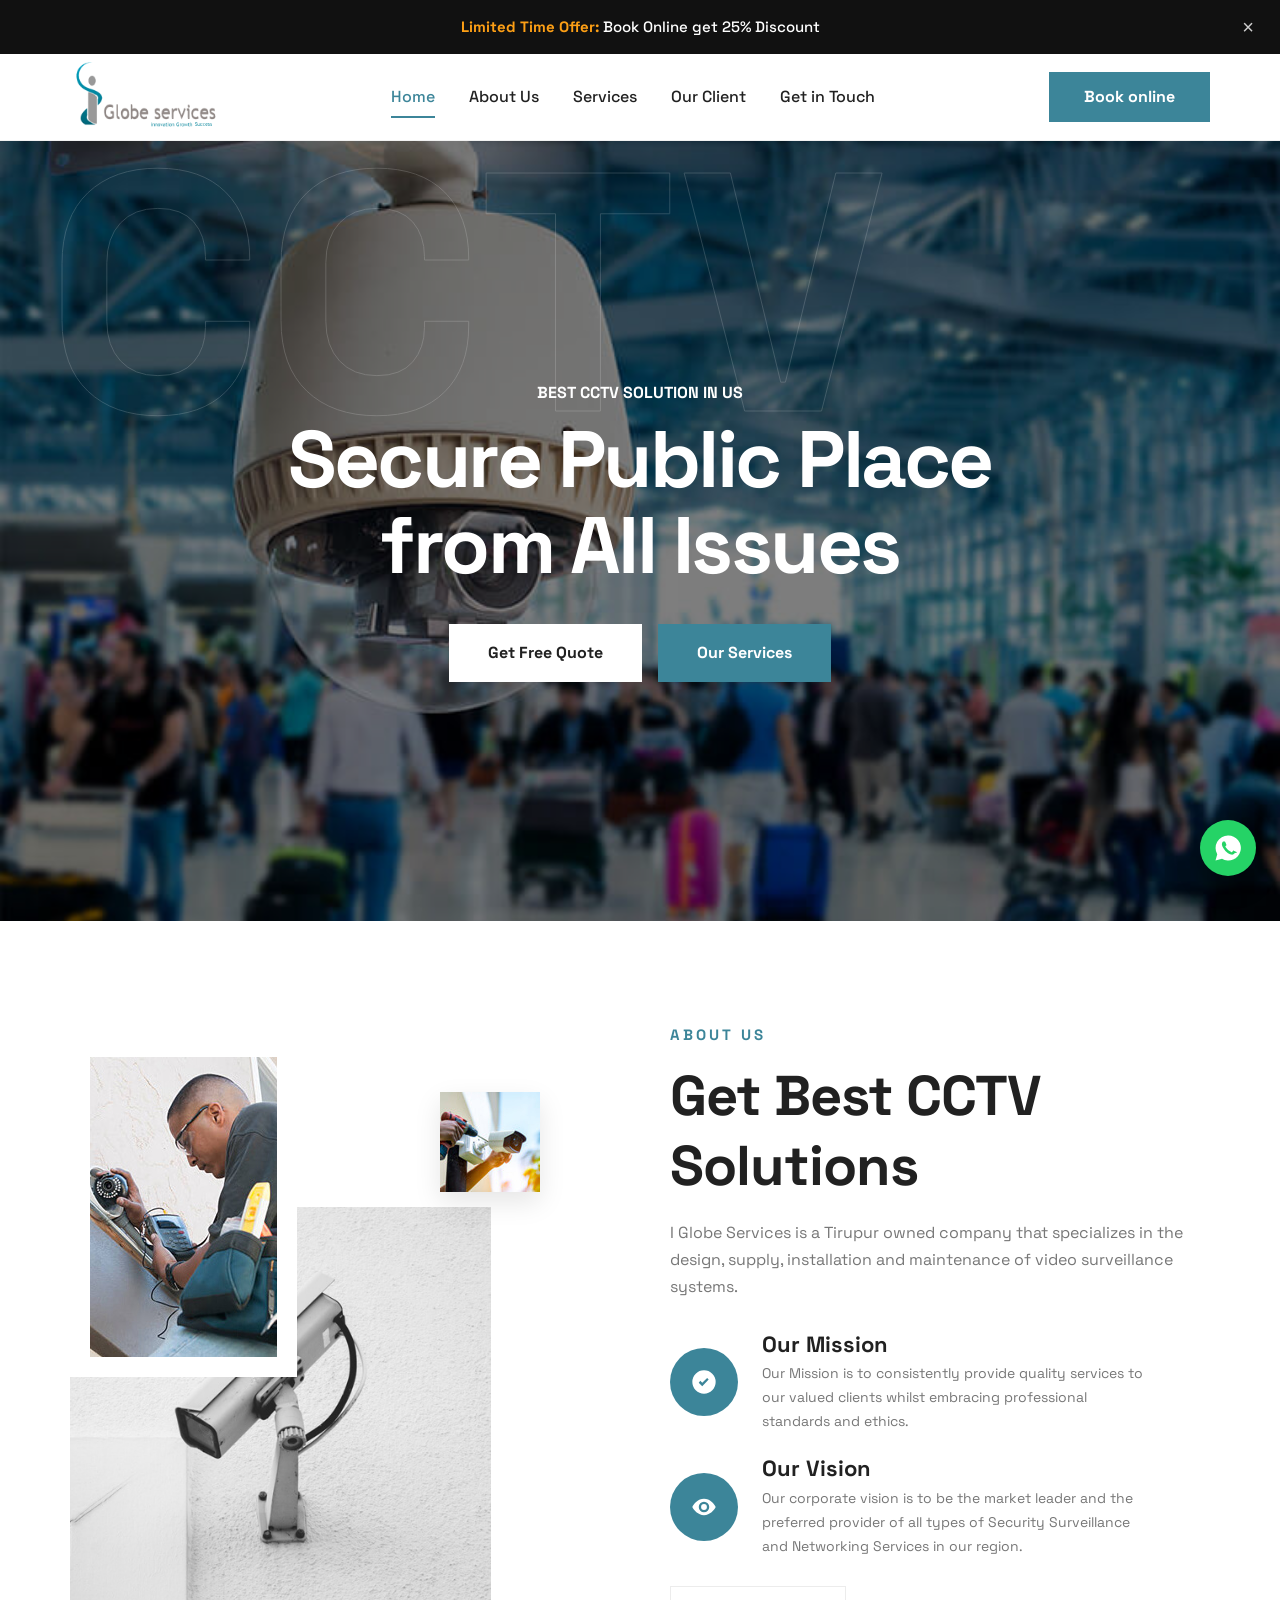
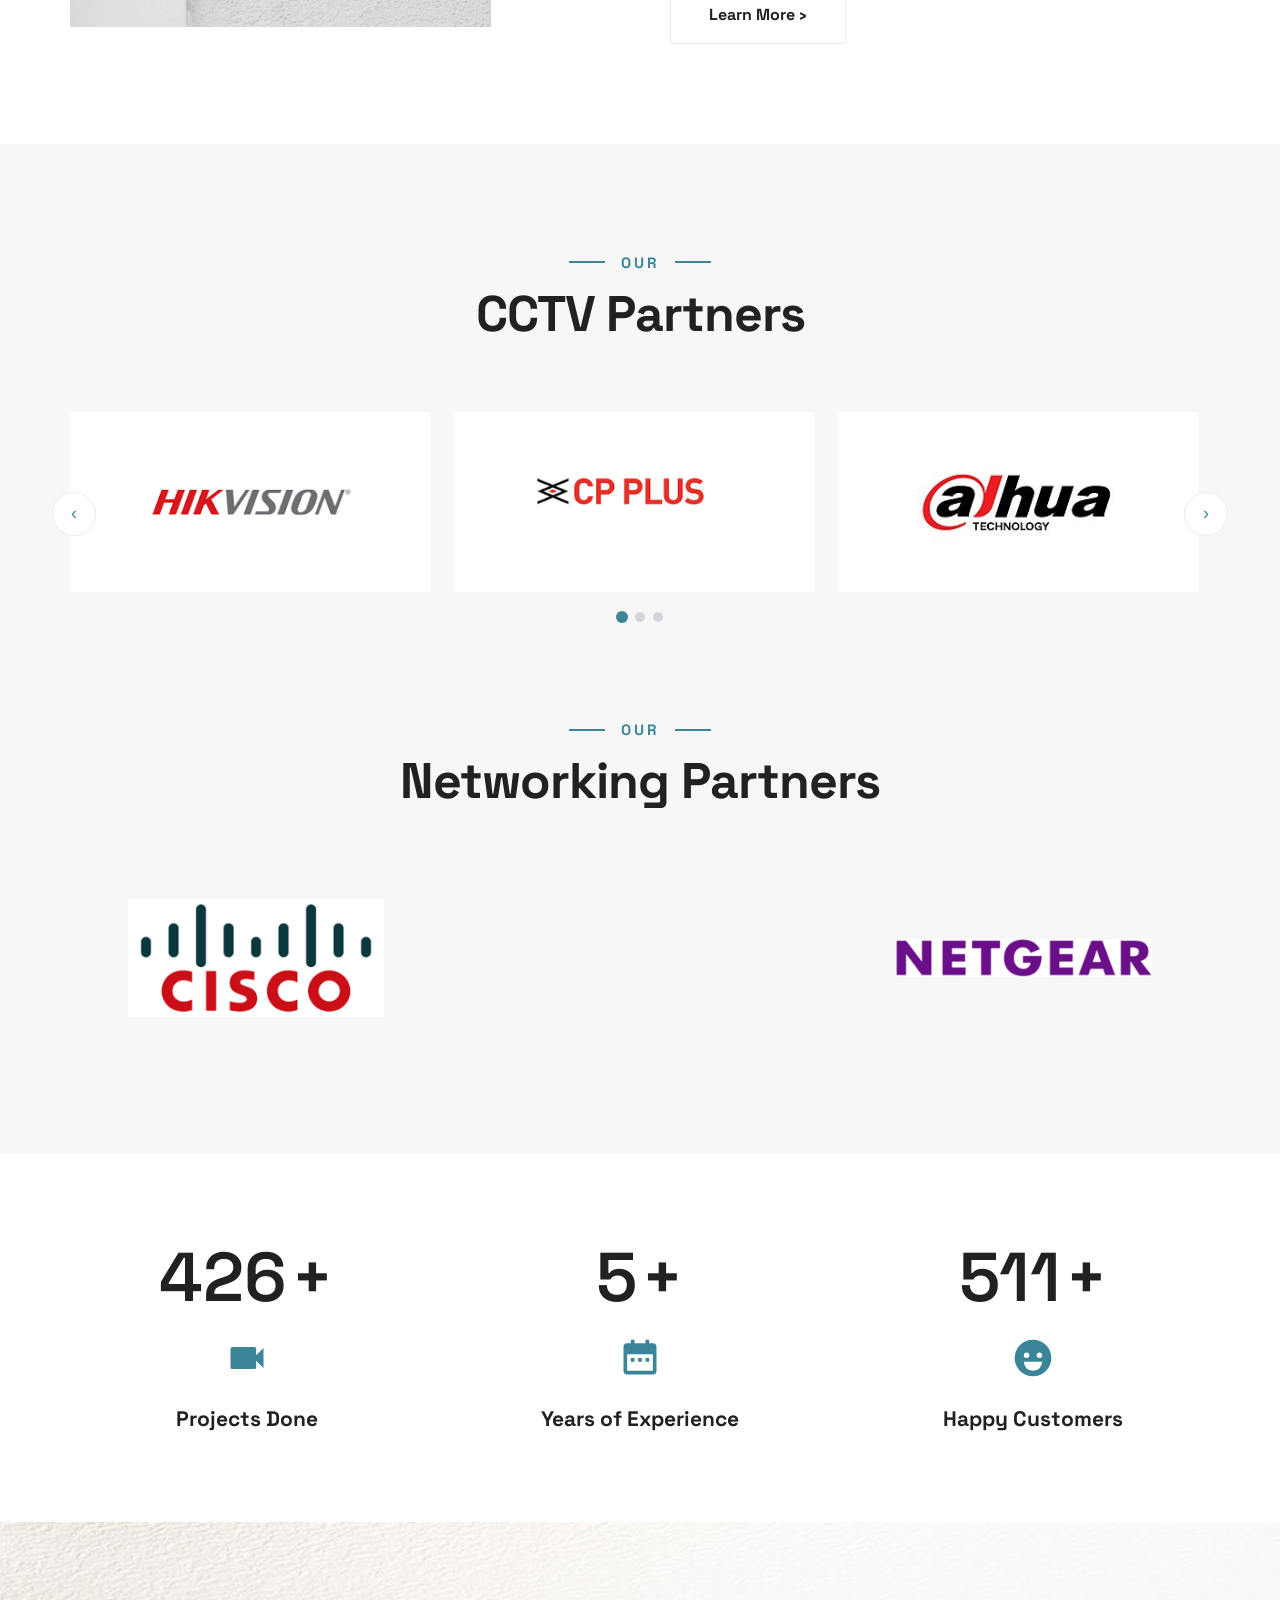
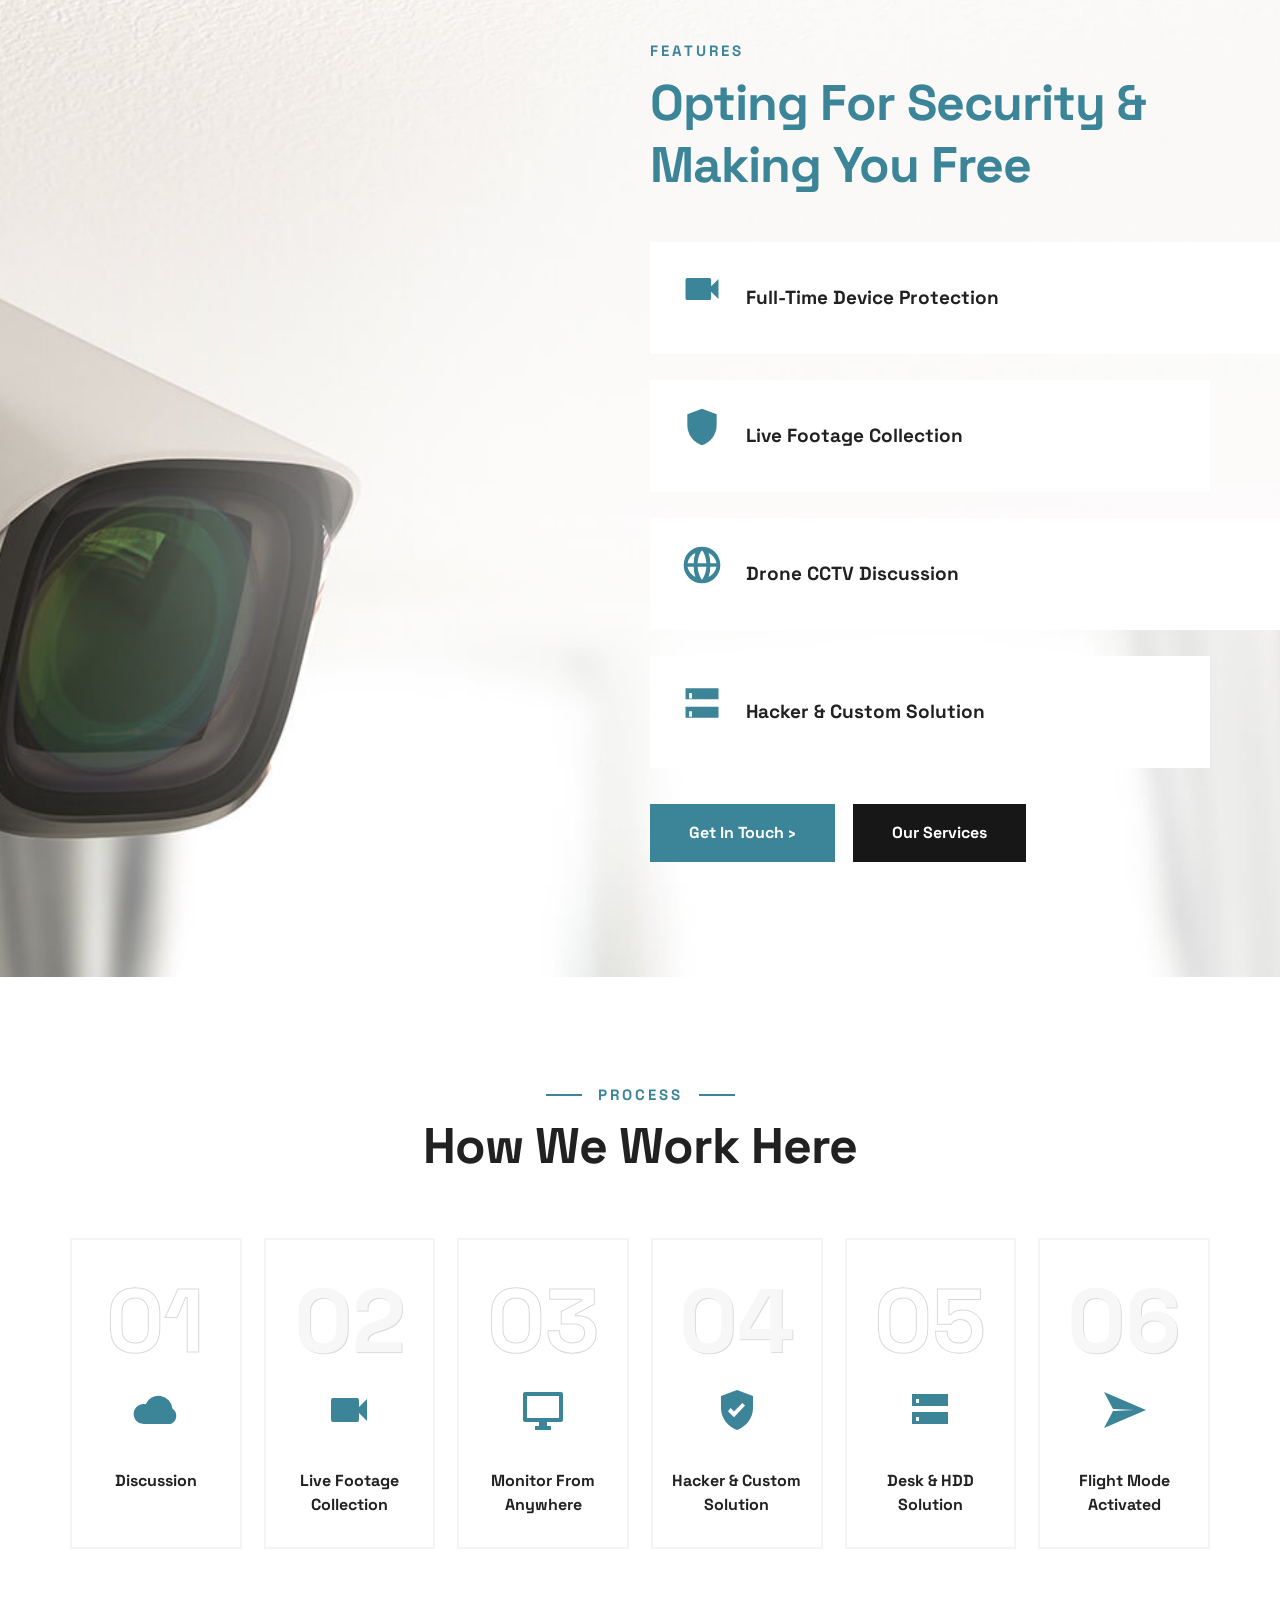
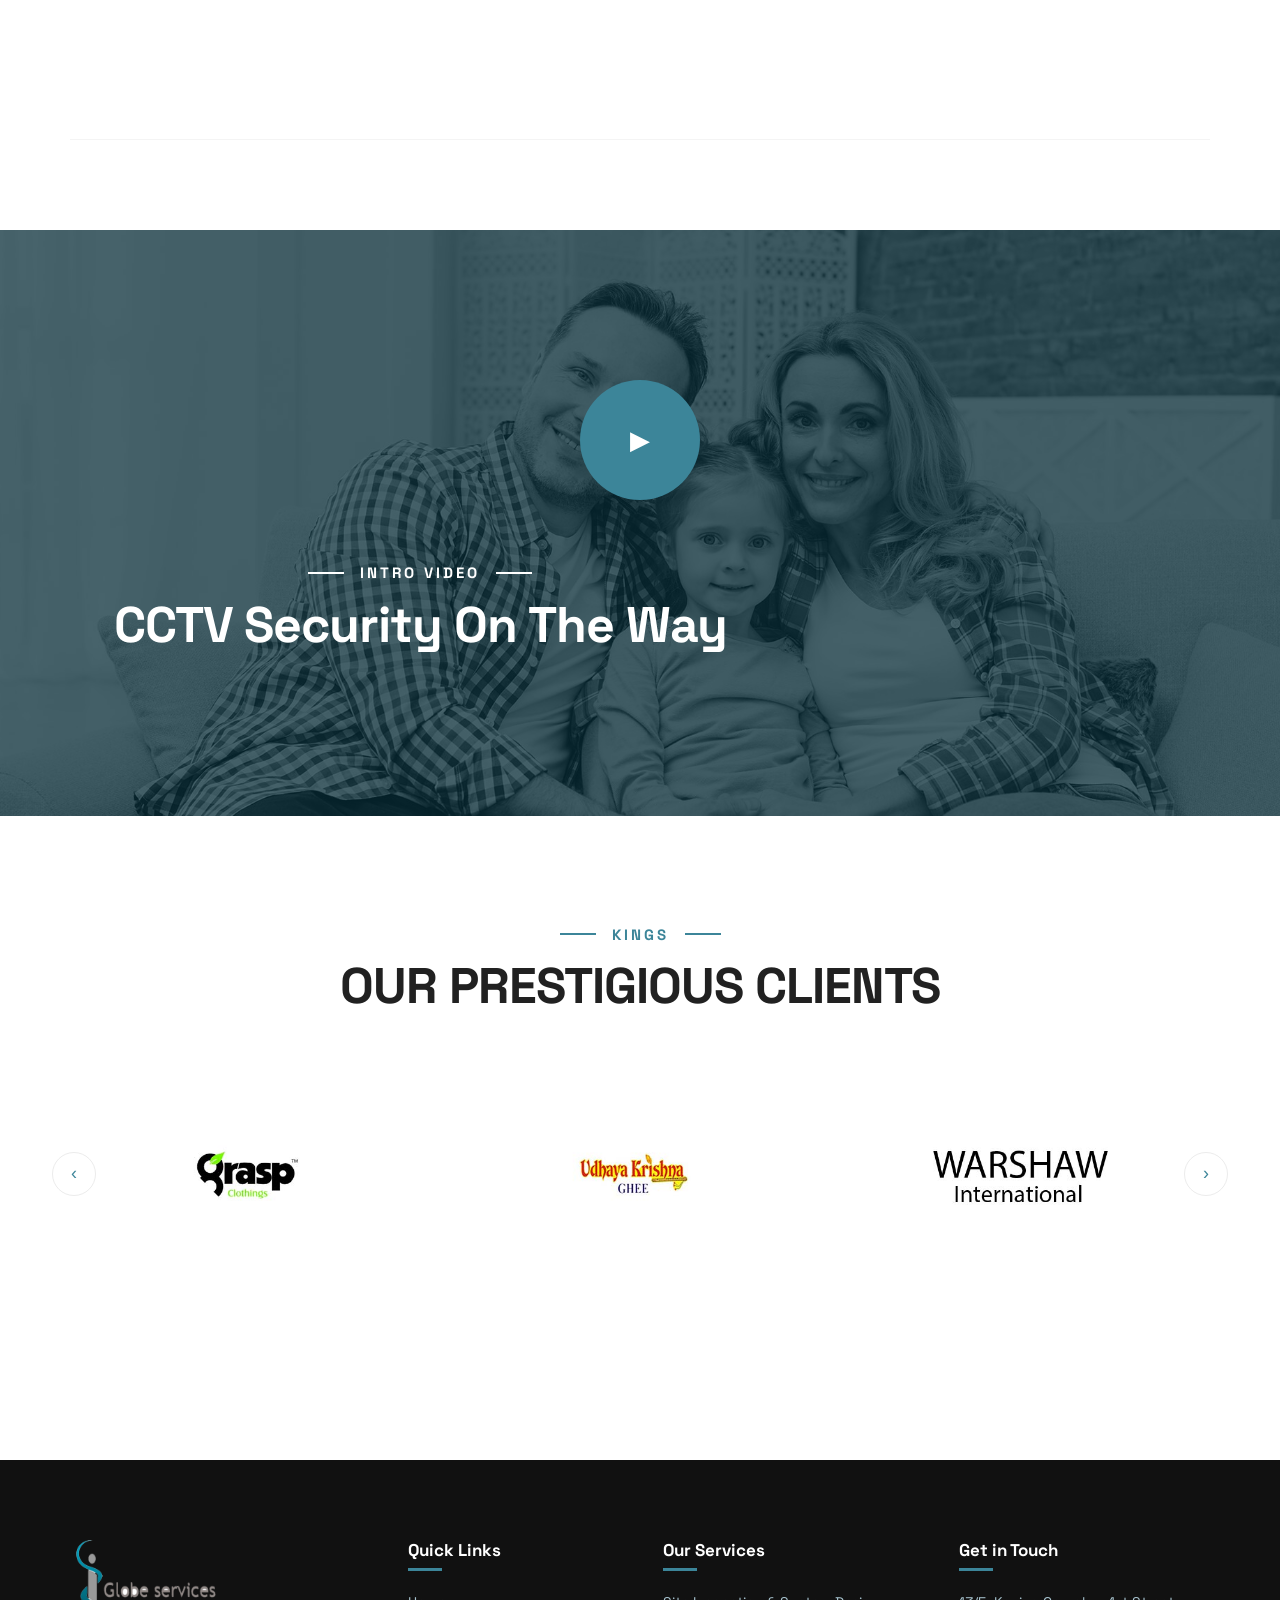
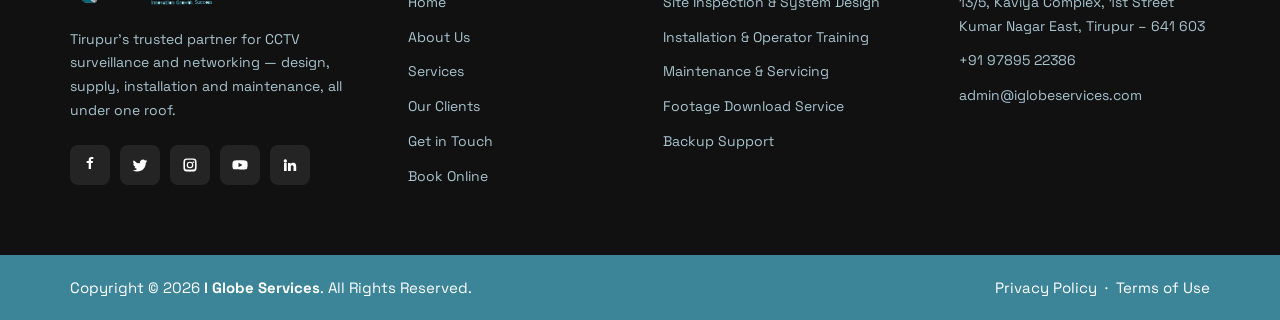
<file: index.html>
<!DOCTYPE html>
<html lang="en">
<head>
  <meta charset="UTF-8" />
  <meta name="viewport" content="width=device-width, initial-scale=1.0" />
  <title>I Globe Services – Innovation Growth Success</title>
  <meta name="description" content="I Globe Services — CCTV surveillance & networking solutions in Tirupur, Tamilnadu." />
  <link rel="icon" href="images/favicon.jpg" />
  <link rel="preconnect" href="https://fonts.googleapis.com" />
  <link rel="preconnect" href="https://fonts.gstatic.com" crossorigin />
  <link href="https://fonts.googleapis.com/css2?family=Space+Grotesk:wght@400;500;600;700&display=swap" rel="stylesheet" />
  <link rel="stylesheet" href="css/style.css?v=7" />
</head>
<body>

  <!-- ===== OFFER BAR ===== -->
  <div class="topbar" id="topbar">
    <b>Limited Time Offer:</b> Book Online get 25% Discount
    <button class="topbar-close" id="topbarClose" aria-label="Close">×</button>
  </div>

  <!-- ===== HEADER ===== -->
  <header class="header" id="header">
    <div class="container header-inner">
      <a href="index.html" class="brand"><img src="images/logo.png" alt="I Globe Services" /></a>
      <nav class="nav" id="nav">
        <div class="nav-header">
          <a href="index.html" class="brand"><img src="images/logo.png" alt="I Globe Services" /></a>
          <button class="nav-close" id="navClose" aria-label="Close"><svg width="16" height="16" viewBox="0 0 16 16" fill="none" stroke="currentColor" stroke-width="2" stroke-linecap="round"><line x1="2" y1="2" x2="14" y2="14"/><line x1="14" y1="2" x2="2" y2="14"/></svg></button>
        </div>
        <a href="index.html" class="nav-link active">Home</a>
        <a href="about.html" class="nav-link">About Us</a>
        <a href="services.html" class="nav-link">Services</a>
        <a href="clients.html" class="nav-link">Our Client</a>
        <a href="getintouch.html" class="nav-link">Get in Touch</a>
        <a href="book-online.html" class="nav-book">Book Online</a>
      </nav>
      <div class="nav-overlay" id="navOverlay"></div>
      <div class="header-right">
        <a href="book-online.html" class="btn btn-book">Book online</a>
        <button class="hamburger" id="hamburger" aria-label="Menu"><span></span><span></span><span></span></button>
      </div>
    </div>
  </header>

  <!-- ===== HERO SLIDER (same as original) ===== -->
  <div class="slider">
    <div class="slide active-area" style="background-image:url(images/hero-1.jpg)">
      <div class="container slide-inner">
        <h2 class="slide-big-text">CCTV</h2>
        <span class="slide-sub">Best CCTV Solution In Us</span>
        <h2 class="slide-title">Secure Public Place<br />from All Issues</h2>
        <div class="slide-btns">
          <a href="getintouch.html" class="btn btn-white">Get Free Quote</a>
          <a href="services.html" class="btn btn-teal">Our Services</a>
        </div>
      </div>
    </div>
    <div class="slide" style="background-image:url(images/office.webp)">
      <div class="container slide-inner">
        <h2 class="slide-big-text">CCTV</h2>
        <span class="slide-sub">Best CCTV Solution In Tamilnadu</span>
        <h2 class="slide-title">Secure Your Work<br />place From All<br />Issues</h2>
        <div class="slide-btns">
          <a href="getintouch.html" class="btn btn-white">Get Free Quote</a>
          <a href="services.html" class="btn btn-teal">Our Services</a>
        </div>
      </div>
    </div>
    <button class="slider-arrow prev" aria-label="Previous">‹</button>
    <button class="slider-arrow next" aria-label="Next">›</button>
  </div>

  <!-- ===== ABOUT (same as original collage) ===== -->
  <section class="section">
    <div class="container about-grid">
      <div class="ab-collage reveal">
        <div class="ab-main"><img src="images/about-1.jpg" alt="Technician installing CCTV" /></div>
        <div class="ab-sec"><img src="images/about-2.jpg" alt="Bullet camera installation" /></div>
        <div class="ab-third"><img src="images/about-3.jpg" alt="Dome camera" /></div>
      </div>
      <div class="about-content">
        <span class="sec-sub left">About Us</span>
        <h2 class="ab-title reveal">Get Best CCTV<br />Solutions</h2>
        <p class="ab-text reveal">
          I Globe Services is a Tirupur owned company that specializes in the design,
          supply, installation and maintenance of video surveillance systems.
        </p>
        <div class="ab-feat reveal">
          <span class="a-icon"><svg viewBox="0 0 24 24" class="ic"><path d="M12 2a10 10 0 1 0 0 20 10 10 0 0 0 0-20zm-1.5 13.6-3-3L8.8 11l1.7 1.7 4.2-4.2 1.3 1.3z"/></svg></span>
          <div><h5>Our Mission</h5><p>Our Mission is to consistently provide quality services to our valued clients whilst embracing professional standards and ethics.</p></div>
        </div>
        <div class="ab-feat reveal">
          <span class="a-icon"><svg viewBox="0 0 24 24" class="ic"><path d="M12 5c-5 0-9 4.5-10 7 1 2.5 5 7 10 7s9-4.5 10-7c-1-2.5-5-7-10-7zm0 11.5A4.5 4.5 0 1 1 12 7.5a4.5 4.5 0 0 1 0 9zm0-7a2.5 2.5 0 1 0 0 5 2.5 2.5 0 0 0 0-5z"/></svg></span>
          <div><h5>Our Vision</h5><p>Our corporate vision is to be the market leader and the preferred provider of all types of Security Surveillance and Networking Services in our region.</p></div>
        </div>
        <div class="ab-btns reveal">
          <a href="about.html" class="btn btn-border">Learn More ›</a>
        </div>
      </div>
    </div>
  </section>

  <!-- ===== CCTV & NETWORKING PARTNERS ===== -->
  <section class="partners">
    <div class="container">
      <div class="sec-head reveal">
        <span class="sec-sub">Our</span>
        <h2 class="sec-title">CCTV Partners</h2>
      </div>
      <div class="logo-carousel" data-carousel>
        <button class="carousel-arrow prev" aria-label="Previous">‹</button>
        <div class="logo-track">
          <div class="logo-item"><img src="images/cctv-partner-1.png" alt="Hikvision" /></div>
          <div class="logo-item"><img src="images/cctv-partner-2.png" alt="CP Plus" /></div>
          <div class="logo-item"><img src="images/cctv-partner-3.jpg" alt="Dahua Technology" /></div>
        </div>
        <button class="carousel-arrow next" aria-label="Next">›</button>
        <div class="carousel-dots" role="navigation" aria-label="Slide dots"></div>
      </div>

      <div class="sec-head reveal" style="margin-bottom:50px">
        <span class="sec-sub">Our</span>
        <h2 class="sec-title">Networking Partners</h2>
      </div>
      <div class="logo-track" style="justify-content: space-between;">
        <div class="logo-item net"><img src="images/net-partner-1.png" alt="Cisco" /></div>
        <div class="logo-item net"><img src="images/net-partner-2.png" alt="Netgear" /></div>
      </div>
    </div>
  </section>

  <!-- ===== COUNTERS (original values) ===== -->
  <section class="counters">
    <div class="container counter-grid">
      <div class="counter-item reveal">
        <div class="num-line"><span class="counter" data-target="500">0</span><span>+</span></div>
        <div class="c-icon"><svg viewBox="0 0 24 24" class="ic"><path d="M17 10.5V7a1 1 0 0 0-1-1H4a1 1 0 0 0-1 1v10a1 1 0 0 0 1 1h12a1 1 0 0 0 1-1v-3.5l4 4v-11l-4 4z"/></svg></div>
        <h4>Projects Done</h4>
      </div>
      <div class="counter-item reveal">
        <div class="num-line"><span class="counter" data-target="7">0</span><span>+</span></div>
        <div class="c-icon"><svg viewBox="0 0 24 24" class="ic"><path d="M7 2v2H5a2 2 0 0 0-2 2v13a2 2 0 0 0 2 2h14a2 2 0 0 0 2-2V6a2 2 0 0 0-2-2h-2V2h-2v2H9V2H7zm-2 8h14v9H5V10zm2 2v2h2v-2H7zm4 0v2h2v-2h-2zm4 0v2h2v-2h-2z"/></svg></div>
        <h4>Years of Experience</h4>
      </div>
      <div class="counter-item reveal">
        <div class="num-line"><span class="counter" data-target="600">0</span><span>+</span></div>
        <div class="c-icon"><svg viewBox="0 0 24 24" class="ic"><path d="M12 2a10 10 0 1 0 0 20 10 10 0 0 0 0-20zm-3.5 7a1.5 1.5 0 1 1 0 3 1.5 1.5 0 0 1 0-3zm7 0a1.5 1.5 0 1 1 0 3 1.5 1.5 0 0 1 0-3zM7 14h10a5 5 0 0 1-10 0z"/></svg></div>
        <h4>Happy Customers</h4>
      </div>
    </div>
  </section>

  <!-- ===== FEATURES (bg image, like original) ===== -->
  <section class="features">
    <div class="container">
      <div class="features-box">
        <span class="sec-sub left">Features</span>
        <h2 class="sec-title reveal" style="color:#3c8599">Opting For Security &amp; Making You Free</h2>
        <div class="fea-list reveal">
          <span class="f-icon"><svg viewBox="0 0 24 24" class="ic"><path d="M17 10.5V7a1 1 0 0 0-1-1H4a1 1 0 0 0-1 1v10a1 1 0 0 0 1 1h12a1 1 0 0 0 1-1v-3.5l4 4v-11l-4 4z"/></svg></span>
          <h5>Full-Time Device Protection</h5>
        </div>
        <div class="fea-list reveal">
          <span class="f-icon"><svg viewBox="0 0 24 24" class="ic"><path d="M12 2 4 5v6c0 5 3.4 9.4 8 11 4.6-1.6 8-6 8-11V5l-8-3z"/></svg></span>
          <h5>Live Footage Collection</h5>
        </div>
        <div class="fea-list reveal">
          <span class="f-icon"><svg viewBox="0 0 24 24" class="ic"><path d="M12 2a10 10 0 1 0 0 20 10 10 0 0 0 0-20zm7.9 9h-3.4a15 15 0 0 0-.9-5.5A8 8 0 0 1 19.9 11zM12 4c1 1.2 2.1 3.5 2.4 7H9.6C9.9 7.5 11 5.2 12 4zM8.4 5.5A15 15 0 0 0 7.5 11H4.1a8 8 0 0 1 4.3-5.5zM4.1 13h3.4a15 15 0 0 0 .9 5.5A8 8 0 0 1 4.1 13zM12 20c-1-1.2-2.1-3.5-2.4-7h4.8c-.3 3.5-1.4 5.8-2.4 7zm3.6-1.5a15 15 0 0 0 .9-5.5h3.4a8 8 0 0 1-4.3 5.5z"/></svg></span>
          <h5>Drone CCTV Discussion</h5>
        </div>
        <div class="fea-list reveal">
          <span class="f-icon"><svg viewBox="0 0 24 24" class="ic"><path d="M3 4h18v6H3zm0 10h18v6H3zm3.5-7.5H5v3h1.5zm0 10H5v3h1.5z"/></svg></span>
          <h5>Hacker &amp; Custom Solution</h5>
        </div>
        <div class="fea-btns reveal">
          <a href="getintouch.html" class="btn btn-teal">Get In Touch ›</a>
          <a href="services.html" class="btn btn-dark-b">Our Services</a>
        </div>
      </div>
    </div>
  </section>

  <!-- ===== PROCESS (How We Work Here) ===== -->
  <section class="section">
    <div class="container">
      <div class="sec-head reveal">
        <span class="sec-sub">Process</span>
        <h2 class="sec-title">How We Work Here</h2>
      </div>
      <div class="process-grid">
        <div class="process-item reveal">
          <span class="ghost">01</span>
          <span class="p-icon"><svg viewBox="0 0 24 24" class="ic"><path d="M6 19a5 5 0 1 1 .8-9.9 7 7 0 0 1 13.4 2.1A4.5 4.5 0 0 1 19.5 19H6z"/></svg></span>
          <h5>Discussion</h5>
        </div>
        <div class="process-item reveal">
          <span class="ghost">02</span>
          <span class="p-icon"><svg viewBox="0 0 24 24" class="ic"><path d="M17 10.5V7a1 1 0 0 0-1-1H4a1 1 0 0 0-1 1v10a1 1 0 0 0 1 1h12a1 1 0 0 0 1-1v-3.5l4 4v-11l-4 4z"/></svg></span>
          <h5>Live Footage Collection</h5>
        </div>
        <div class="process-item reveal">
          <span class="ghost">03</span>
          <span class="p-icon"><svg viewBox="0 0 24 24" class="ic"><path d="M21 3H3a1 1 0 0 0-1 1v13a1 1 0 0 0 1 1h7v2H8v2h8v-2h-2v-2h7a1 1 0 0 0 1-1V4a1 1 0 0 0-1-1zm-1 13H4V5h16v11z"/></svg></span>
          <h5>Monitor From Anywhere</h5>
        </div>
        <div class="process-item reveal">
          <span class="ghost">04</span>
          <span class="p-icon"><svg viewBox="0 0 24 24" class="ic"><path d="M12 2 4 5v6c0 5 3.4 9.4 8 11 4.6-1.6 8-6 8-11V5l-8-3zm-1.5 13.6-3-3L8.8 11l1.7 1.7 4.2-4.2 1.3 1.3z"/></svg></span>
          <h5>Hacker &amp; Custom Solution</h5>
        </div>
        <div class="process-item reveal">
          <span class="ghost">05</span>
          <span class="p-icon"><svg viewBox="0 0 24 24" class="ic"><path d="M3 4h18v6H3zm0 9h18v6H3zm3.5-6.5H5v2h1.5zm0 9H5v2h1.5z"/></svg></span>
          <h5>Desk &amp; HDD Solution</h5>
        </div>
        <div class="process-item reveal">
          <span class="ghost">06</span>
          <span class="p-icon"><svg viewBox="0 0 24 24" class="ic"><path d="M2 21 23 12 2 3l4.5 8.5L17 12l-10.5.5z"/></svg></span>
          <h5>Flight Mode Activated</h5>
        </div>
      </div>
    </div>
  </section>

  <div class="container"><hr class="process-divider" /></div>

  <!-- ===== INTRO VIDEO (same as original) ===== -->
  <section class="video-cta">
    <div class="container">
      <a class="play-btn" href="https://www.youtube.com/watch?v=HGSR3FDVkkQ" target="_blank" rel="noopener" aria-label="Play intro video">▶</a>
      <div class="sec-head" style="margin:0">
        <span class="sec-sub light">Intro Video</span>
        <h2 class="sec-title white">CCTV Security On The Way</h2>
      </div>
    </div>
  </section>

  <!-- ===== OUR PRESTIGIOUS CLIENTS ===== -->
  <section class="clients-section">
    <div class="container">
      <div class="sec-head reveal">
        <span class="sec-sub">Kings</span>
        <h2 class="sec-title">OUR PRESTIGIOUS CLIENTS</h2>
      </div>
      <div class="logo-carousel" data-carousel>
        <button class="carousel-arrow prev" aria-label="Previous">‹</button>
        <div class="logo-track">
          <div class="logo-item"><img src="images/grasp.jpg" alt="Grasp" /></div>
          <div class="logo-item"><img src="images/udhaya-krishna.jpg" alt="Udhaya Krishna Ghee" /></div>
          <div class="logo-item"><img src="images/warshaw.jpg" alt="Warshaw International" /></div>
          <div class="logo-item"><img src="images/client-4.jpg" alt="Sri Vidhya Vikashni" /></div>
          <div class="logo-item"><img src="images/skc.jpg" alt="A-1 SKC" /></div>
        </div>
        <button class="carousel-arrow next" aria-label="Next">›</button>
      </div>
    </div>
  </section>

  

  <!-- ===== FOOTER ===== -->
  <footer>
    <div class="footer">
      <div class="container footer-grid">
        <div class="f-col f-about">
          <img src="images/logo.png" alt="I Globe Services" class="f-logo" />
          <p>Tirupur's trusted partner for CCTV surveillance and networking — design, supply, installation and maintenance, all under one roof.</p>
          <div class="socials">
            <a href="#" aria-label="Facebook"><svg viewBox="0 0 24 24" class="ic"><path d="M13.5 9H16l.5-3h-3V4.5c0-.9.3-1.5 1.6-1.5H17V0h-2.6C11.3 0 10 1.6 10 4.2V6H7v3h3v9h3.5z"/></svg></a>
            <a href="#" aria-label="Twitter"><svg viewBox="0 0 24 24" class="ic"><path d="M23 5.9c-.8.4-1.7.6-2.6.8a4.5 4.5 0 0 0 2-2.5c-.9.5-1.9.9-2.9 1.1a4.5 4.5 0 0 0-7.7 4.1A12.8 12.8 0 0 1 2.5 4.7a4.5 4.5 0 0 0 1.4 6 4.4 4.4 0 0 1-2-.5v.1a4.5 4.5 0 0 0 3.6 4.4c-.7.2-1.4.2-2 .1a4.5 4.5 0 0 0 4.2 3.1A9 9 0 0 1 1 19.7a12.7 12.7 0 0 0 6.9 2c8.3 0 12.8-6.8 12.8-12.8v-.6c.9-.6 1.6-1.4 2.3-2.4z"/></svg></a>
            <a href="#" aria-label="Instagram"><svg viewBox="0 0 24 24" class="ic"><path d="M12 2.2c3.2 0 3.6 0 4.9.1a6.7 6.7 0 0 1 2.2.4 4 4 0 0 1 2.3 2.3 6.7 6.7 0 0 1 .4 2.2c0 1.3.1 1.7.1 4.9s0 3.6-.1 4.9a6.7 6.7 0 0 1-.4 2.2 4 4 0 0 1-2.3 2.3 6.7 6.7 0 0 1-2.2.4c-1.3 0-1.7.1-4.9.1s-3.6 0-4.9-.1a6.7 6.7 0 0 1-2.2-.4 4 4 0 0 1-2.3-2.3 6.7 6.7 0 0 1-.4-2.2c0-1.3-.1-1.7-.1-4.9s0-3.6.1-4.9a6.7 6.7 0 0 1 .4-2.2 4 4 0 0 1 2.3-2.3 6.7 6.7 0 0 1 2.2-.4c1.3-.1 1.7-.1 4.9-.1zm0 1.8c-3.1 0-3.5 0-4.8.1a3 3 0 0 0-1.9.7 3 3 0 0 0-.7 1.9c-.1 1.3-.1 1.7-.1 4.8s0 3.5.1 4.8a3 3 0 0 0 .7 1.9 3 3 0 0 0 1.9.7c1.3.1 1.7.1 4.8.1s3.5 0 4.8-.1a3 3 0 0 0 1.9-.7 3 3 0 0 0 .7-1.9c.1-1.3.1-1.7.1-4.8s0-3.5-.1-4.8a3 3 0 0 0-.7-1.9 3 3 0 0 0-1.9-.7c-1.3-.1-1.7-.1-4.8-.1zm0 3a5 5 0 1 1 0 10 5 5 0 0 1 0-10zm0 1.8a3.2 3.2 0 1 0 0 6.4 3.2 3.2 0 0 0 0-6.4zm5.2-2.2a1.2 1.2 0 1 1-1.2 1.2 1.2 1.2 0 0 1 1.2-1.2z"/></svg></a>
            <a href="#" aria-label="YouTube"><svg viewBox="0 0 24 24" class="ic"><path d="M23 7.6a2.9 2.9 0 0 0-2-2.1C19 5 12 5 12 5s-7 0-8.9.5a2.9 2.9 0 0 0-2 2.1A30 30 0 0 0 .6 12 30 30 0 0 0 1 16.4a2.9 2.9 0 0 0 2 2.1C5 19 12 19 12 19s7 0 8.9-.5a2.9 2.9 0 0 0 2-2.1A30 30 0 0 0 23.4 12 30 30 0 0 0 23 7.6zM9.8 15.3V8.7l6 3.3z"/></svg></a>
            <a href="#" aria-label="LinkedIn"><svg viewBox="0 0 24 24" class="ic"><path d="M4.98 3.5a2.5 2.5 0 1 1-.02 5 2.5 2.5 0 0 1 .02-5zM3 9h4v12H3zM9 9h3.8v1.7h.1c.5-1 1.8-2 3.7-2 4 0 4.7 2.6 4.7 6V21h-4v-5.5c0-1.3 0-3-1.9-3s-2.2 1.4-2.2 2.9V21H9z"/></svg></a>
          </div>
        </div>
        <div class="f-col">
          <h4>Quick Links</h4>
          <ul>
            <li><a href="index.html">Home</a></li>
            <li><a href="about.html">About Us</a></li>
            <li><a href="services.html">Services</a></li>
            <li><a href="clients.html">Our Clients</a></li>
            <li><a href="getintouch.html">Get in Touch</a></li>
            <li><a href="book-online.html">Book Online</a></li>
          </ul>
        </div>
        <div class="f-col">
          <h4>Our Services</h4>
          <ul>
            <li><a href="services.html">Site Inspection &amp; System Design</a></li>
            <li><a href="services.html">Installation &amp; Operator Training</a></li>
            <li><a href="services.html">Maintenance &amp; Servicing</a></li>
            <li><a href="services.html">Footage Download Service</a></li>
            <li><a href="services.html">Backup Support</a></li>
          </ul>
        </div>
        <div class="f-col">
          <h4>Get in Touch</h4>
          <ul class="f-contact">
            <li>13/5, Kaviya Complex, 1st Street Kumar Nagar East, Tirupur – 641 603</li>
            <li><a href="tel:+919789522386">+91 97895 22386</a></li>
            <li><a href="mailto:admin@iglobeservices.com">admin@iglobeservices.com</a></li>
          </ul>
        </div>
      </div>
      <div class="footer-bottom">
        <div class="container f-bottom-inner">
          <p>Copyright © 2026 <b>I Globe Services</b>. All Rights Reserved.</p>
          <p><a href="#">Privacy Policy</a> &nbsp;·&nbsp; <a href="#">Terms of Use</a></p>
        </div>
      </div>
    </div>
  </footer>

  <!-- WhatsApp float (like original) -->
  <!-- Scroll to top -->
  <button class="to-top" id="toTop" type="button" aria-label="Scroll to top" title="Back to top">
    <svg viewBox="0 0 24 24" class="ic" aria-hidden="true"><path d="M12 4 3 13h6v7h6v-7h6z"/></svg>
  </button>

  <a class="wa-float" href="https://wa.me/919789522386" target="_blank" rel="noopener" aria-label="WhatsApp">
    <svg viewBox="0 0 24 24" class="ic"><path d="M12 2a10 10 0 0 0-8.6 15L2 22l5.2-1.4A10 10 0 1 0 12 2zm5.2 14.1c-.2.6-1.3 1.2-1.8 1.2a7.4 7.4 0 0 1-3.4-1.2 12.6 12.6 0 0 1-3.9-4.4 5.2 5.2 0 0 1-1-2.8A2.9 2.9 0 0 1 8 6.8c.2-.1.5-.1.7-.1h.5c.2 0 .4 0 .6.5l.9 2.1c.1.2 0 .4-.1.6l-.6.7a.5.5 0 0 0 0 .6 10.3 10.3 0 0 0 4.6 4 .5.5 0 0 0 .7 0l.8-1c.2-.2.4-.2.6-.1l2.1 1c.3.1.5.3.5.4z"/></svg>
  </a>

  <script src="script.js?v=2"></script>
</body>
</html>
</file>
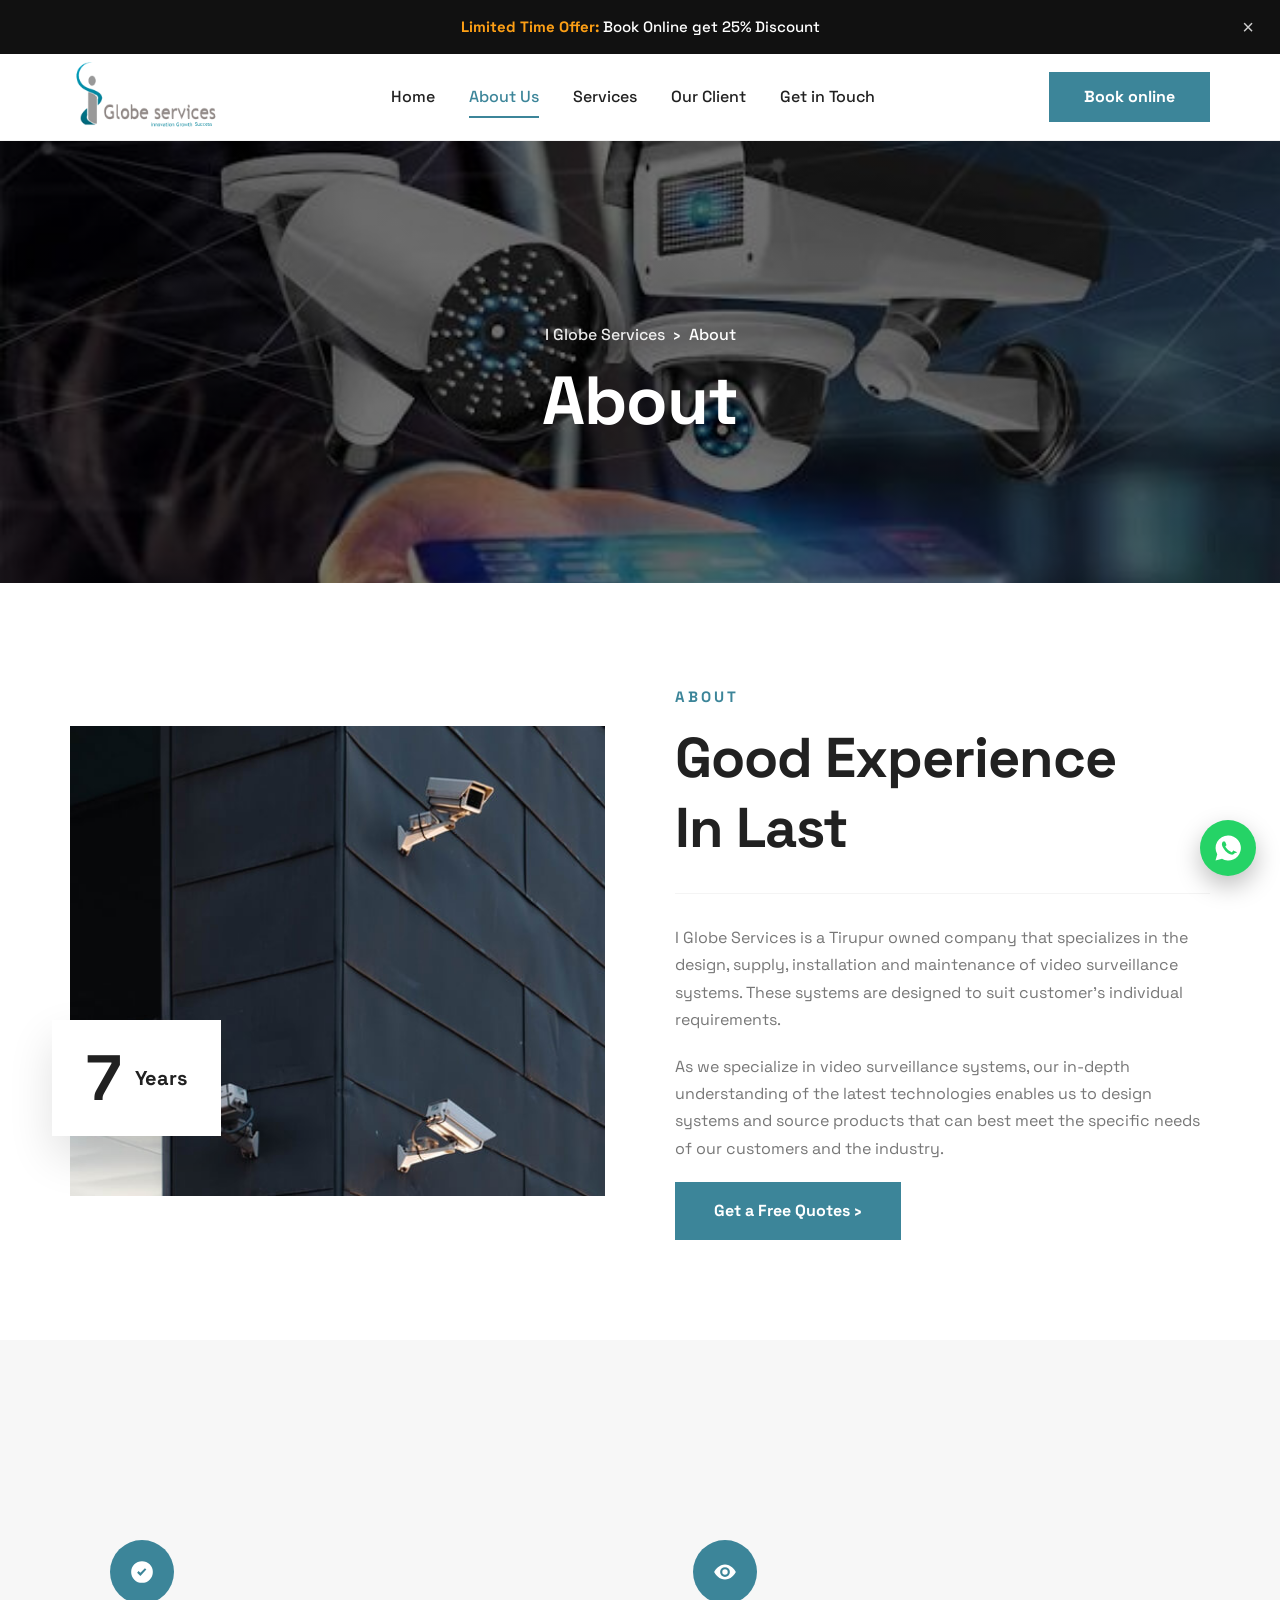
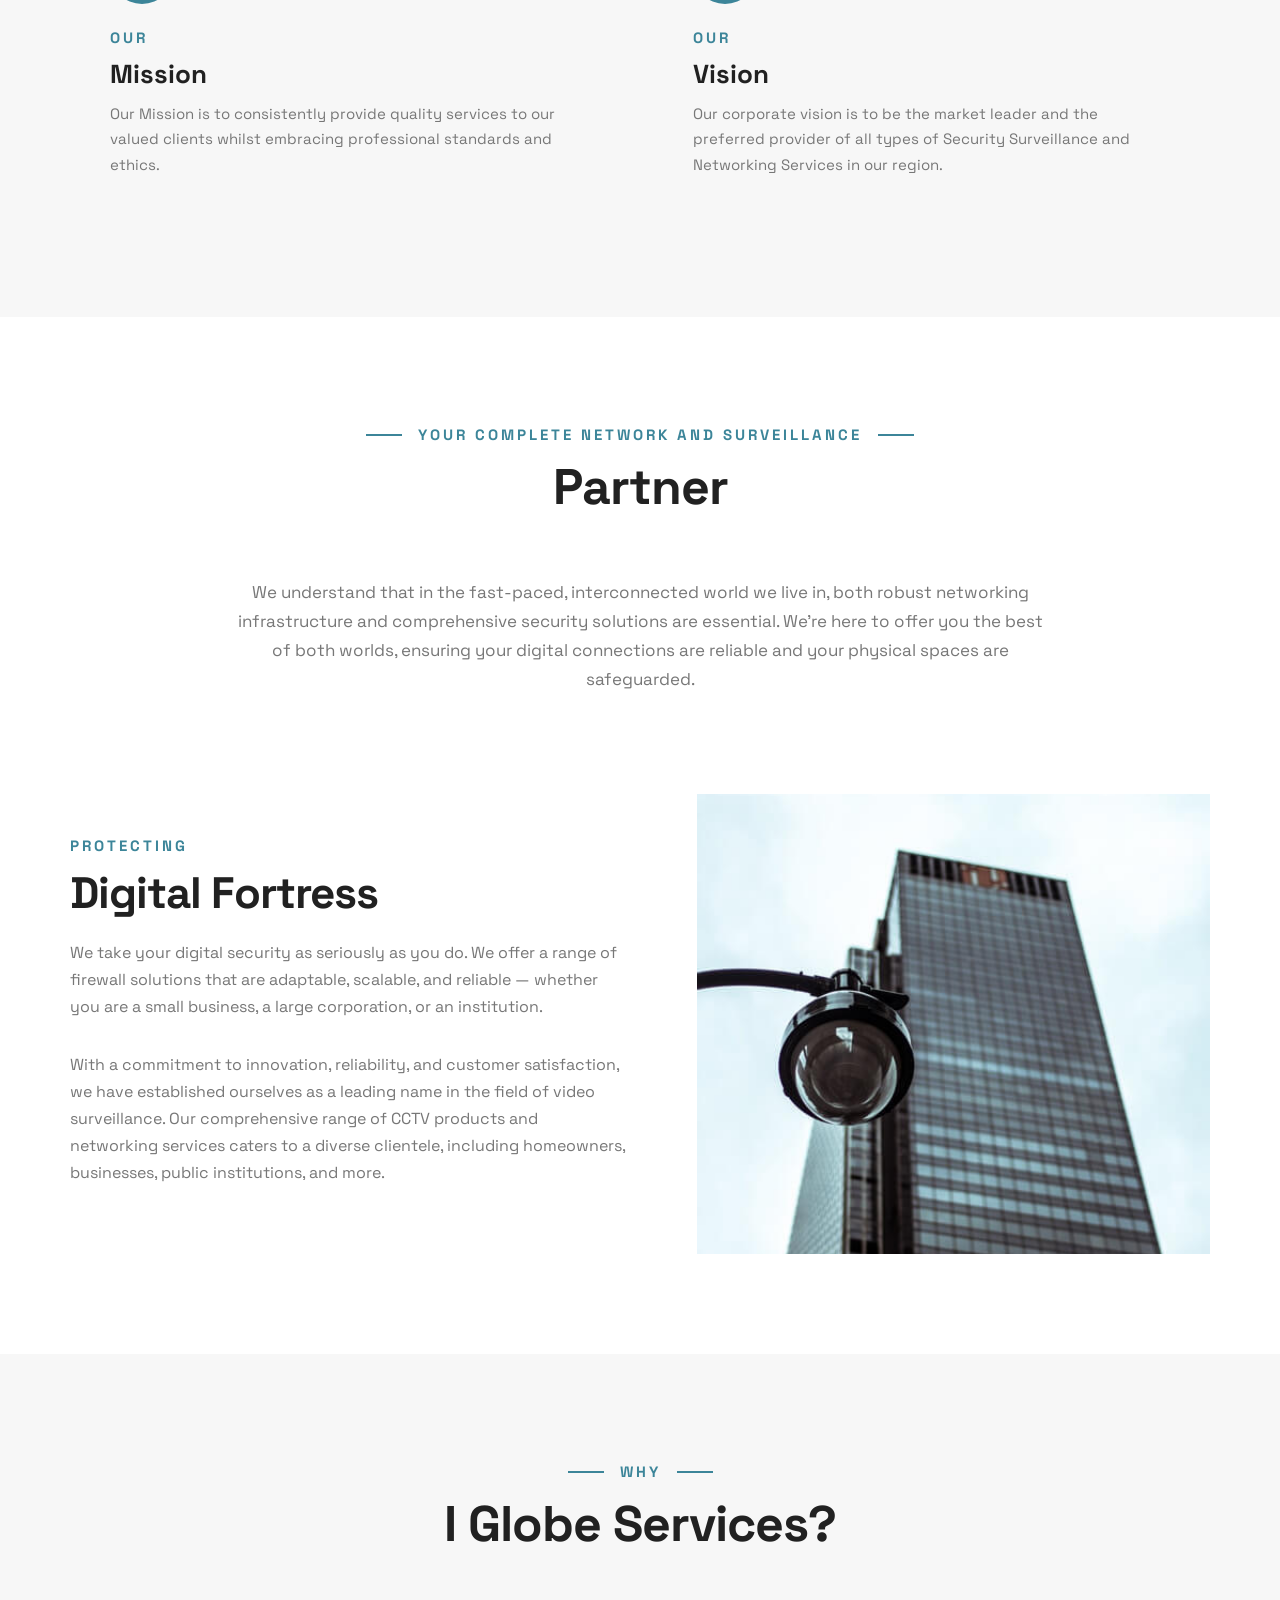
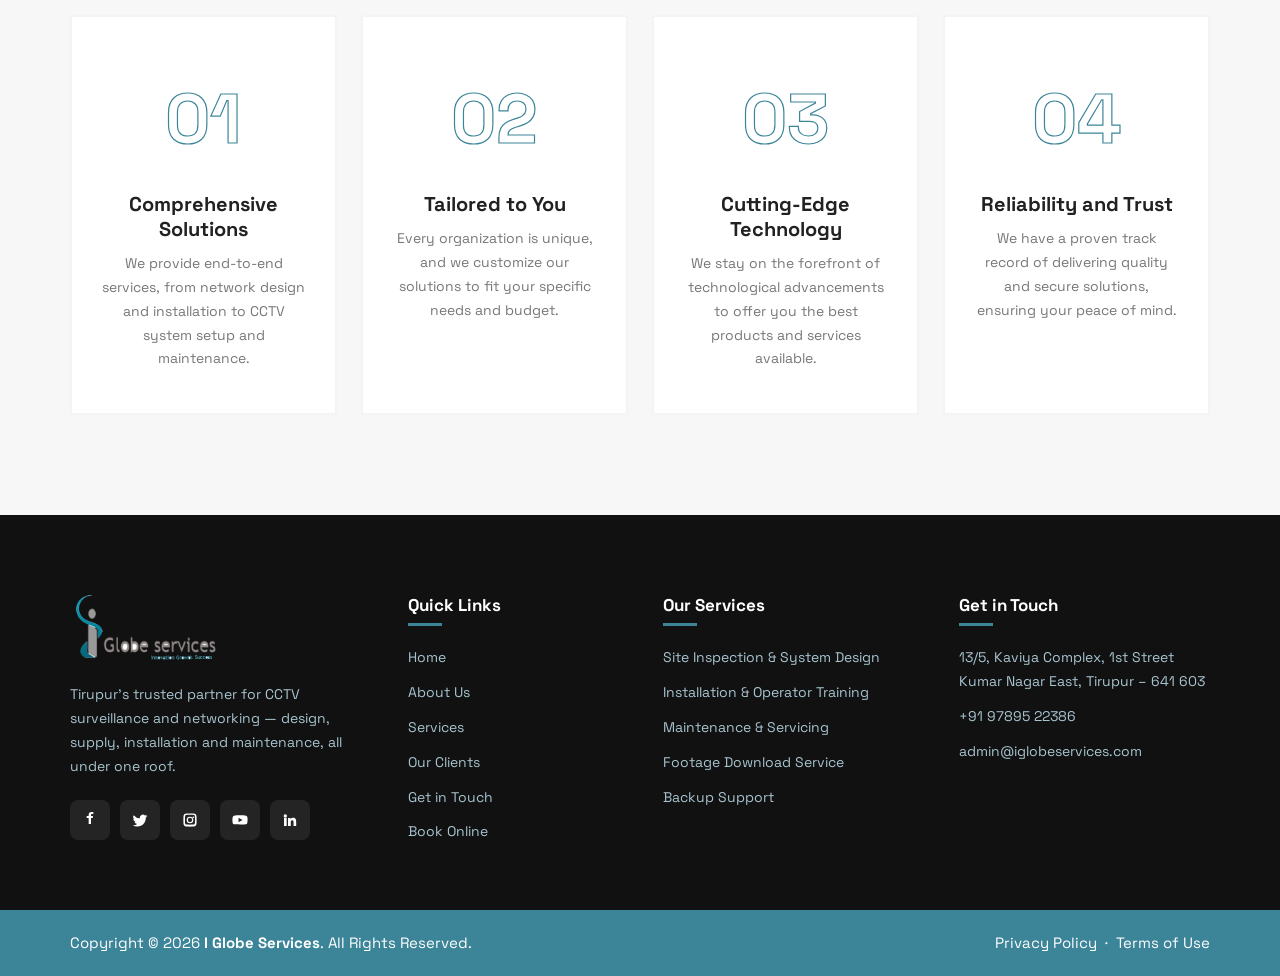
<file: about.html>
<!DOCTYPE html>
<html lang="en">
<head>
  <meta charset="UTF-8" />
  <meta name="viewport" content="width=device-width, initial-scale=1.0" />
  <title>About Us – I Globe Services</title>
  <meta name="description" content="I Globe Services — Tirupur owned company specializing in CCTV surveillance systems and networking." />
  <link rel="icon" href="images/favicon.jpg" />
  <link rel="preconnect" href="https://fonts.googleapis.com" />
  <link rel="preconnect" href="https://fonts.gstatic.com" crossorigin />
  <link href="https://fonts.googleapis.com/css2?family=Space+Grotesk:wght@400;500;600;700&display=swap" rel="stylesheet" />
  <link rel="stylesheet" href="css/style.css?v=7" />
</head>
<body>

  <div class="topbar" id="topbar">
    <b>Limited Time Offer:</b> Book Online get 25% Discount
    <button class="topbar-close" id="topbarClose" aria-label="Close">×</button>
  </div>

  <header class="header" id="header">
    <div class="container header-inner">
      <a href="index.html" class="brand"><img src="images/logo.png" alt="I Globe Services" /></a>
      <nav class="nav" id="nav">
        <div class="nav-header">
          <a href="index.html" class="brand"><img src="images/logo.png" alt="I Globe Services" /></a>
          <button class="nav-close" id="navClose" aria-label="Close"><svg width="16" height="16" viewBox="0 0 16 16" fill="none" stroke="currentColor" stroke-width="2" stroke-linecap="round"><line x1="2" y1="2" x2="14" y2="14"/><line x1="14" y1="2" x2="2" y2="14"/></svg></button>
        </div>
        <a href="index.html" class="nav-link">Home</a>
        <a href="about.html" class="nav-link active">About Us</a>
        <a href="services.html" class="nav-link">Services</a>
        <a href="clients.html" class="nav-link">Our Client</a>
        <a href="getintouch.html" class="nav-link">Get in Touch</a>
        <a href="book-online.html" class="nav-book">Book Online</a>
      </nav>
      <div class="nav-overlay" id="navOverlay"></div>
      <div class="header-right">
        <a href="book-online.html" class="btn btn-book">Book online</a>
        <button class="hamburger" id="hamburger" aria-label="Menu"><span></span><span></span><span></span></button>
      </div>
    </div>
  </header>

  <!-- ===== BREADCRUMB ===== -->
  <section class="page-banner" style="background-image:url('images/about.jfif')">
    <div class="container">
      <p class="crumb"><a href="index.html">I Globe Services</a> &nbsp;›&nbsp; About</p>
      <h1>About</h1>
    </div>
  </section>

  <!-- ===== GOOD EXPERIENCE / THE COMPANY ===== -->
  <section class="section">
    <div class="container exp-grid">
      <div class="exp-img reveal">
        <img src="images/about-exp.jpg" alt="I Globe Services experience" />
        <div class="exp-badge"><b>7</b><span>Years</span></div>
      </div>
      <div class="company-text">
        <span class="sec-sub left">About</span>
        <h2 class="ab-title reveal">Good Experience<br />In Last</h2>
        <hr class="company-hr" />
        <p class="reveal">
          I Globe Services is a Tirupur owned company that specializes in the design,
          supply, installation and maintenance of video surveillance systems.
          These systems are designed to suit customer's individual requirements.
        </p>
        <p class="reveal">
          As we specialize in video surveillance systems, our in-depth understanding
          of the latest technologies enables us to design systems and source products
          that can best meet the specific needs of our customers and the industry.
        </p>
        <a href="getintouch.html" class="btn btn-teal reveal">Get a Free Quotes ›</a>
      </div>
    </div>
  </section>

  <!-- ===== MISSION / VISION ===== -->
  <section style="background:#f7f7f7" class="section">
    <div class="container">
      <div class="mv-wrap">
        <div class="mv-card reveal">
          <span class="m-icon"><svg viewBox="0 0 24 24" class="ic" style="width:26px"><path d="M12 2a10 10 0 1 0 0 20 10 10 0 0 0 0-20zm-1.5 13.6-3-3L8.8 11l1.7 1.7 4.2-4.2 1.3 1.3z"/></svg></span>
          <span class="sec-sub left">Our</span>
          <h3>Mission</h3>
          <p>Our Mission is to consistently provide quality services to our valued clients whilst embracing professional standards and ethics.</p>
        </div>
        <div class="mv-card reveal">
          <span class="m-icon"><svg viewBox="0 0 24 24" class="ic" style="width:26px"><path d="M12 5c-5 0-9 4.5-10 7 1 2.5 5 7 10 7s9-4.5 10-7c-1-2.5-5-7-10-7zm0 11.5A4.5 4.5 0 1 1 12 7.5a4.5 4.5 0 0 1 0 9zm0-7a2.5 2.5 0 1 0 0 5 2.5 2.5 0 0 0 0-5z"/></svg></span>
          <span class="sec-sub left">Our</span>
          <h3>Vision</h3>
          <p>Our corporate vision is to be the market leader and the preferred provider of all types of Security Surveillance and Networking Services in our region.</p>
        </div>
      </div>
    </div>
  </section>

  <!-- ===== NETWORK & SURVEILLANCE PARTNER ===== -->
  <section class="section" style="padding-bottom:0">
    <div class="container">
      <div class="sec-head reveal">
        <span class="sec-sub">Your Complete Network and Surveillance</span>
        <h2 class="sec-title">Partner</h2>
      </div>
      <p class="sec-desc reveal" style="text-align:center;max-width:820px;margin:0 auto">
        We understand that in the fast-paced, interconnected world we live in, both robust
        networking infrastructure and comprehensive security solutions are essential. We're here
        to offer you the best of both worlds, ensuring your digital connections are reliable and
        your physical spaces are safeguarded.
      </p>
    </div>
  </section>

  <!-- ===== DIGITAL FORTRESS ===== -->
  <section class="section">
    <div class="container split">
      <div>
        <span class="sec-sub left">Protecting</span>
        <h2 class="reveal">Digital Fortress</h2>
        <p class="ab-text reveal">
          We take your digital security as seriously as you do. We offer a range of firewall
          solutions that are adaptable, scalable, and reliable — whether you are a small business,
          a large corporation, or an institution.
        </p>
        <p class="ab-text reveal">
          With a commitment to innovation, reliability, and customer satisfaction, we have
          established ourselves as a leading name in the field of video surveillance. Our
          comprehensive range of CCTV products and networking services caters to a diverse
          clientele, including homeowners, businesses, public institutions, and more.
        </p>
      </div>
      <div class="split-img reveal"><img src="images/gallery-3.jpg" alt="I Globe Services installations" /></div>
    </div>
  </section>

  <!-- ===== WHY I GLOBE SERVICES ===== -->
  <section class="section" style="background:#f7f7f7">
    <div class="container">
      <div class="sec-head reveal">
        <span class="sec-sub">Why</span>
        <h2 class="sec-title">I Globe Services?</h2>
      </div>
      <div class="why-cards">
        <div class="why-card reveal">
          <span class="wnum">01</span>
          <h4>Comprehensive Solutions</h4>
          <p>We provide end-to-end services, from network design and installation to CCTV system setup and maintenance.</p>
        </div>
        <div class="why-card reveal">
          <span class="wnum">02</span>
          <h4>Tailored to You</h4>
          <p>Every organization is unique, and we customize our solutions to fit your specific needs and budget.</p>
        </div>
        <div class="why-card reveal">
          <span class="wnum">03</span>
          <h4>Cutting-Edge Technology</h4>
          <p>We stay on the forefront of technological advancements to offer you the best products and services available.</p>
        </div>
        <div class="why-card reveal">
          <span class="wnum">04</span>
          <h4>Reliability and Trust</h4>
          <p>We have a proven track record of delivering quality and secure solutions, ensuring your peace of mind.</p>
        </div>
      </div>
    </div>
  </section>

  <!-- ===== FOOTER ===== -->
  <footer>
    <div class="footer">
      <div class="container footer-grid">
        <div class="f-col f-about">
          <img src="images/logo.png" alt="I Globe Services" class="f-logo" />
          <p>Tirupur's trusted partner for CCTV surveillance and networking — design, supply, installation and maintenance, all under one roof.</p>
          <div class="socials">
            <a href="#" aria-label="Facebook"><svg viewBox="0 0 24 24" class="ic"><path d="M13.5 9H16l.5-3h-3V4.5c0-.9.3-1.5 1.6-1.5H17V0h-2.6C11.3 0 10 1.6 10 4.2V6H7v3h3v9h3.5z"/></svg></a>
            <a href="#" aria-label="Twitter"><svg viewBox="0 0 24 24" class="ic"><path d="M23 5.9c-.8.4-1.7.6-2.6.8a4.5 4.5 0 0 0 2-2.5c-.9.5-1.9.9-2.9 1.1a4.5 4.5 0 0 0-7.7 4.1A12.8 12.8 0 0 1 2.5 4.7a4.5 4.5 0 0 0 1.4 6 4.4 4.4 0 0 1-2-.5v.1a4.5 4.5 0 0 0 3.6 4.4c-.7.2-1.4.2-2 .1a4.5 4.5 0 0 0 4.2 3.1A9 9 0 0 1 1 19.7a12.7 12.7 0 0 0 6.9 2c8.3 0 12.8-6.8 12.8-12.8v-.6c.9-.6 1.6-1.4 2.3-2.4z"/></svg></a>
            <a href="#" aria-label="Instagram"><svg viewBox="0 0 24 24" class="ic"><path d="M12 2.2c3.2 0 3.6 0 4.9.1a6.7 6.7 0 0 1 2.2.4 4 4 0 0 1 2.3 2.3 6.7 6.7 0 0 1 .4 2.2c0 1.3.1 1.7.1 4.9s0 3.6-.1 4.9a6.7 6.7 0 0 1-.4 2.2 4 4 0 0 1-2.3 2.3 6.7 6.7 0 0 1-2.2.4c-1.3 0-1.7.1-4.9.1s-3.6 0-4.9-.1a6.7 6.7 0 0 1-2.2-.4 4 4 0 0 1-2.3-2.3 6.7 6.7 0 0 1-.4-2.2c0-1.3-.1-1.7-.1-4.9s0-3.6.1-4.9a6.7 6.7 0 0 1 .4-2.2 4 4 0 0 1 2.3-2.3 6.7 6.7 0 0 1 2.2-.4c1.3-.1 1.7-.1 4.9-.1zm0 1.8c-3.1 0-3.5 0-4.8.1a3 3 0 0 0-1.9.7 3 3 0 0 0-.7 1.9c-.1 1.3-.1 1.7-.1 4.8s0 3.5.1 4.8a3 3 0 0 0 .7 1.9 3 3 0 0 0 1.9.7c1.3.1 1.7.1 4.8.1s3.5 0 4.8-.1a3 3 0 0 0 1.9-.7 3 3 0 0 0 .7-1.9c.1-1.3.1-1.7.1-4.8s0-3.5-.1-4.8a3 3 0 0 0-.7-1.9 3 3 0 0 0-1.9-.7c-1.3-.1-1.7-.1-4.8-.1zm0 3a5 5 0 1 1 0 10 5 5 0 0 1 0-10zm0 1.8a3.2 3.2 0 1 0 0 6.4 3.2 3.2 0 0 0 0-6.4zm5.2-2.2a1.2 1.2 0 1 1-1.2 1.2 1.2 1.2 0 0 1 1.2-1.2z"/></svg></a>
            <a href="#" aria-label="YouTube"><svg viewBox="0 0 24 24" class="ic"><path d="M23 7.6a2.9 2.9 0 0 0-2-2.1C19 5 12 5 12 5s-7 0-8.9.5a2.9 2.9 0 0 0-2 2.1A30 30 0 0 0 .6 12 30 30 0 0 0 1 16.4a2.9 2.9 0 0 0 2 2.1C5 19 12 19 12 19s7 0 8.9-.5a2.9 2.9 0 0 0 2-2.1A30 30 0 0 0 23.4 12 30 30 0 0 0 23 7.6zM9.8 15.3V8.7l6 3.3z"/></svg></a>
            <a href="#" aria-label="LinkedIn"><svg viewBox="0 0 24 24" class="ic"><path d="M4.98 3.5a2.5 2.5 0 1 1-.02 5 2.5 2.5 0 0 1 .02-5zM3 9h4v12H3zM9 9h3.8v1.7h.1c.5-1 1.8-2 3.7-2 4 0 4.7 2.6 4.7 6V21h-4v-5.5c0-1.3 0-3-1.9-3s-2.2 1.4-2.2 2.9V21H9z"/></svg></a>
          </div>
        </div>
        <div class="f-col">
          <h4>Quick Links</h4>
          <ul>
            <li><a href="index.html">Home</a></li>
            <li><a href="about.html">About Us</a></li>
            <li><a href="services.html">Services</a></li>
            <li><a href="clients.html">Our Clients</a></li>
            <li><a href="getintouch.html">Get in Touch</a></li>
            <li><a href="book-online.html">Book Online</a></li>
          </ul>
        </div>
        <div class="f-col">
          <h4>Our Services</h4>
          <ul>
            <li><a href="services.html">Site Inspection &amp; System Design</a></li>
            <li><a href="services.html">Installation &amp; Operator Training</a></li>
            <li><a href="services.html">Maintenance &amp; Servicing</a></li>
            <li><a href="services.html">Footage Download Service</a></li>
            <li><a href="services.html">Backup Support</a></li>
          </ul>
        </div>
        <div class="f-col">
          <h4>Get in Touch</h4>
          <ul class="f-contact">
            <li>13/5, Kaviya Complex, 1st Street Kumar Nagar East, Tirupur – 641 603</li>
            <li><a href="tel:+919789522386">+91 97895 22386</a></li>
            <li><a href="mailto:admin@iglobeservices.com">admin@iglobeservices.com</a></li>
          </ul>
        </div>
      </div>
      <div class="footer-bottom">
        <div class="container f-bottom-inner">
          <p>Copyright © 2026 <b>I Globe Services</b>. All Rights Reserved.</p>
          <p><a href="#">Privacy Policy</a> &nbsp;·&nbsp; <a href="#">Terms of Use</a></p>
        </div>
      </div>
    </div>
  </footer>

  <!-- Scroll to top -->
  <button class="to-top" id="toTop" type="button" aria-label="Scroll to top" title="Back to top">
    <svg viewBox="0 0 24 24" class="ic" aria-hidden="true"><path d="M12 4 3 13h6v7h6v-7h6z"/></svg>
  </button>

  <a class="wa-float" href="https://wa.me/919789522386" target="_blank" rel="noopener" aria-label="WhatsApp">
    <svg viewBox="0 0 24 24" class="ic"><path d="M12 2a10 10 0 0 0-8.6 15L2 22l5.2-1.4A10 10 0 1 0 12 2zm5.2 14.1c-.2.6-1.3 1.2-1.8 1.2a7.4 7.4 0 0 1-3.4-1.2 12.6 12.6 0 0 1-3.9-4.4 5.2 5.2 0 0 1-1-2.8A2.9 2.9 0 0 1 8 6.8c.2-.1.5-.1.7-.1h.5c.2 0 .4 0 .6.5l.9 2.1c.1.2 0 .4-.1.6l-.6.7a.5.5 0 0 0 0 .6 10.3 10.3 0 0 0 4.6 4 .5.5 0 0 0 .7 0l.8-1c.2-.2.4-.2.6-.1l2.1 1c.3.1.5.3.5.4z"/></svg>
  </a>

  <script src="script.js?v=2"></script>
</body>
</html>
</file>
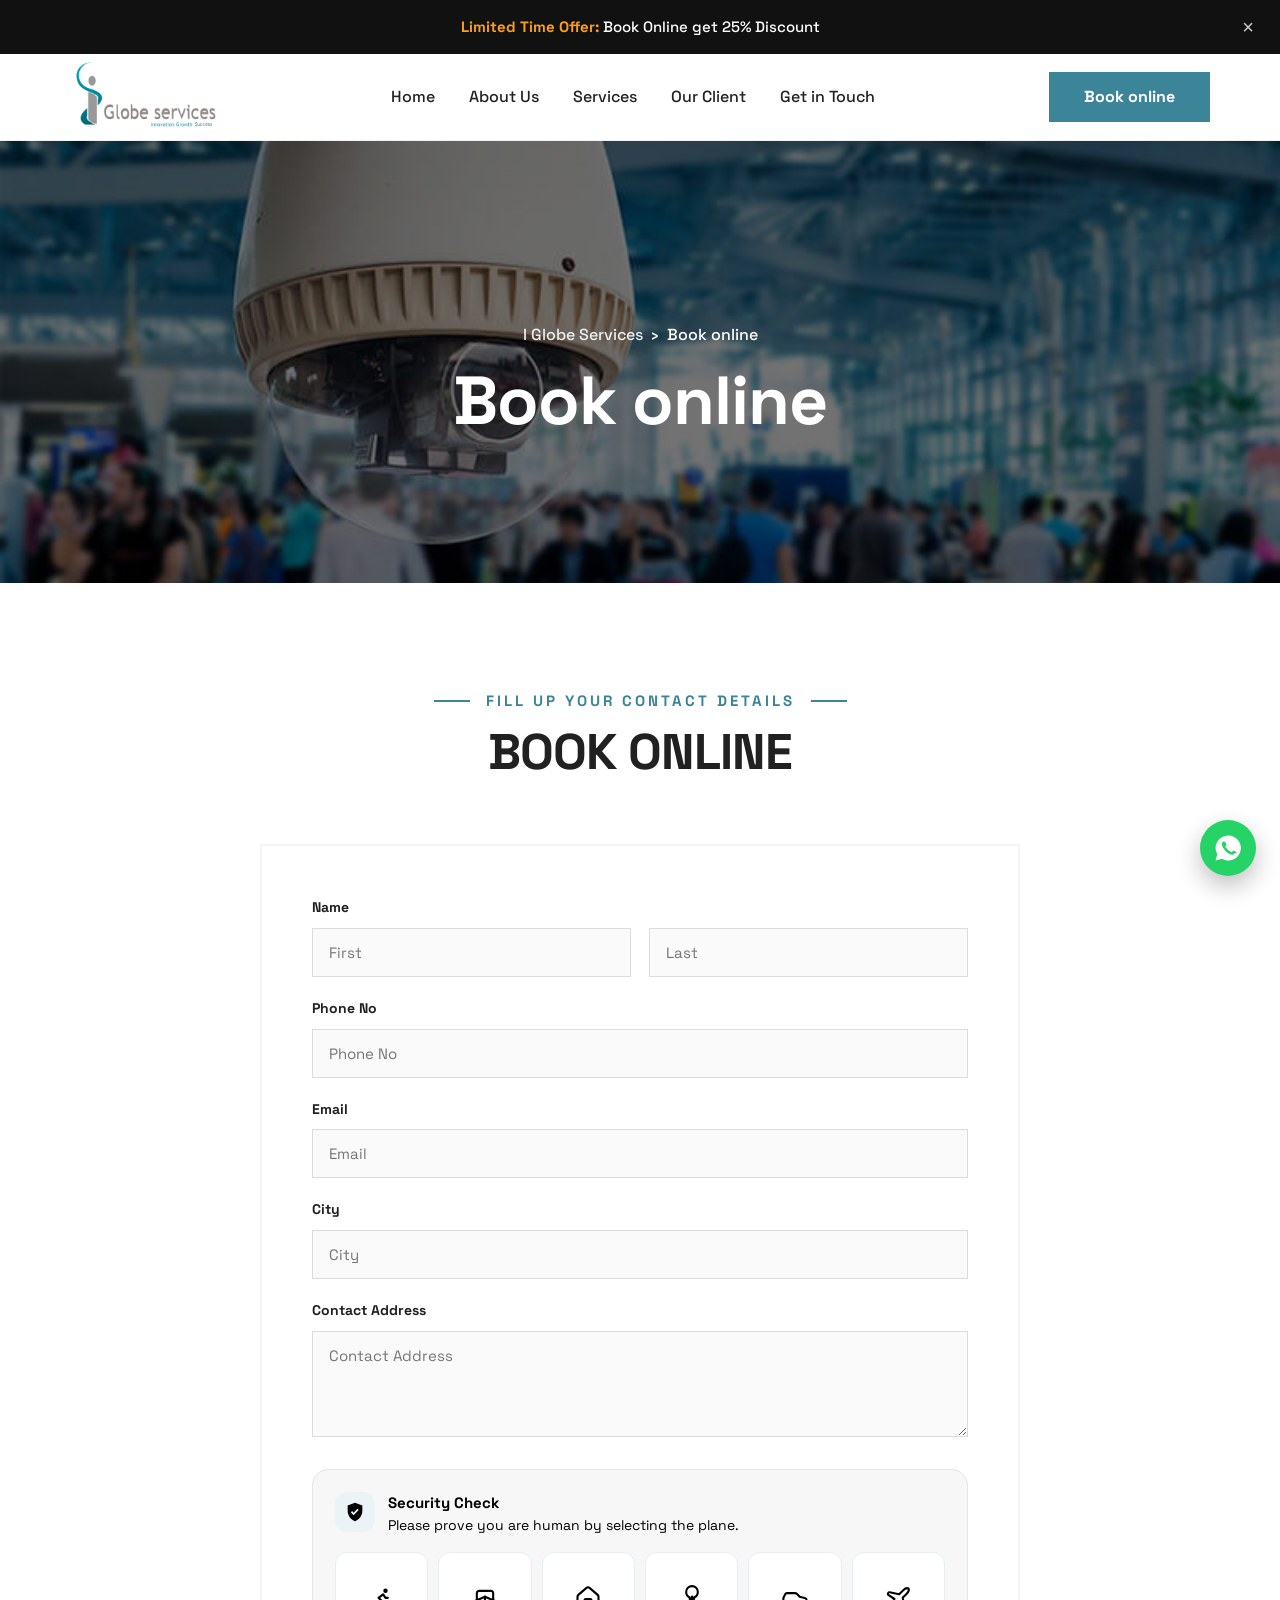
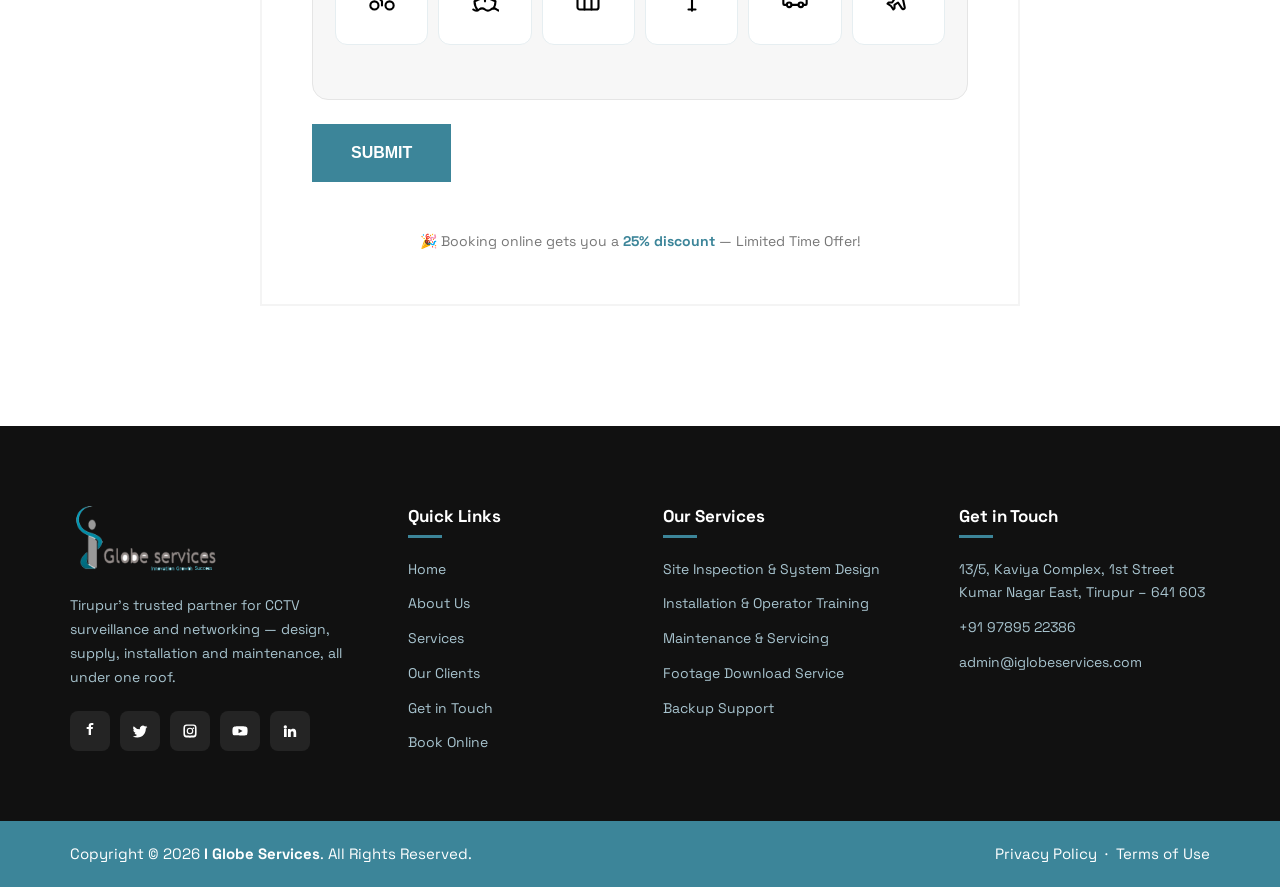
<file: book-online.html>
<!DOCTYPE html>
<html lang="en">
<head>
  <meta charset="UTF-8" />
  <meta name="viewport" content="width=device-width, initial-scale=1.0" />
  <title>Book Online – I Globe Services</title>
  <meta name="description" content="Book online with I Globe Services — get a free site inspection and 25% online discount." />
  <link rel="icon" href="images/favicon.jpg" />
  <link rel="preconnect" href="https://fonts.googleapis.com" />
  <link rel="preconnect" href="https://fonts.gstatic.com" crossorigin />
  <link href="https://fonts.googleapis.com/css2?family=Space+Grotesk:wght@400;500;600;700&display=swap" rel="stylesheet" />
  <link rel="stylesheet" href="css/style.css?v=7" />
</head>
<body>

  <div class="topbar" id="topbar">
    <b>Limited Time Offer:</b> Book Online get 25% Discount
    <button class="topbar-close" id="topbarClose" aria-label="Close">×</button>
  </div>

  <header class="header" id="header">
    <div class="container header-inner">
      <a href="index.html" class="brand"><img src="images/logo.png" alt="I Globe Services" /></a>
      <nav class="nav" id="nav">
        <div class="nav-header">
          <a href="index.html" class="brand"><img src="images/logo.png" alt="I Globe Services" /></a>
          <button class="nav-close" id="navClose" aria-label="Close"><svg width="16" height="16" viewBox="0 0 16 16" fill="none" stroke="currentColor" stroke-width="2" stroke-linecap="round"><line x1="2" y1="2" x2="14" y2="14"/><line x1="14" y1="2" x2="2" y2="14"/></svg></button>
        </div>
        <a href="index.html" class="nav-link">Home</a>
        <a href="about.html" class="nav-link">About Us</a>
        <a href="services.html" class="nav-link">Services</a>
        <a href="clients.html" class="nav-link">Our Client</a>
        <a href="getintouch.html" class="nav-link">Get in Touch</a>
        <a href="book-online.html" class="nav-book">Book Online</a>
      </nav>
      <div class="nav-overlay" id="navOverlay"></div>
      <div class="header-right">
        <a href="book-online.html" class="btn btn-book">Book online</a>
        <button class="hamburger" id="hamburger" aria-label="Menu"><span></span><span></span><span></span></button>
      </div>
    </div>
  </header>

  <section class="page-banner" style="background-image:url(images/hero-1.jpg)">
    <div class="container">
      <p class="crumb"><a href="index.html">I Globe Services</a> &nbsp;›&nbsp; Book online</p>
      <h1>Book online</h1>
    </div>
  </section>

  <!-- ===== BOOK ONLINE FORM ===== -->
  <section class="section">
    <div class="container">
      <div class="sec-head reveal">
        <span class="sec-sub">fILL UP YOUR CONTACT DETAILS</span>
        <h2 class="sec-title">BOOK ONLINE</h2>
      </div>
      <form class="tp-form reveal" action="send-email.php" method="POST" id="bookingForm">
        <input type="hidden" name="title" value="New Online Booking" />

        <label for="firstName">Name</label>
        <div class="form-row2">
          <input type="text" id="firstName" name="firstName" placeholder="First" required />
          <input type="text" id="lastName" name="lastName" placeholder="Last" required />
        </div>
        <label for="phone">Phone No</label>
        <input type="tel" id="phone" name="phone" placeholder="Phone No" required />
        <label for="email">Email</label>
        <input type="email" id="email" name="email" placeholder="Email" required />
        <label for="city">City</label>
        <input type="text" id="city" name="city" placeholder="City" required />
        <label for="address">Contact Address</label>
        <textarea id="address" name="address" rows="4" placeholder="Contact Address" required></textarea>
<div class="captcha" data-plane-captcha>
        
          <div class="captcha-head">
            <span class="captcha-badge" aria-hidden="true">
              <svg viewBox="0 0 24 24" class="ic"><path d="M12 2 4 5v6c0 5 3.4 9.4 8 11 4.6-1.6 8-6 8-11V5l-8-3zm-1.5 13.6-3-3L8.8 11l1.7 1.7 4.2-4.2 1.3 1.3z"/></svg>
            </span>
            <div>
              <strong>Security Check</strong>
              <p>Please prove you are human by selecting the plane.</p>
            </div>
          </div>
          <div class="captcha-grid" role="group" aria-label="Select the plane">
            <button type="button" class="captcha-tile" data-answer="plane" aria-label="Plane">
              <svg xmlns="http://www.w3.org/2000/svg" viewBox="0 0 24 24" fill="none" stroke="currentColor" stroke-width="1.8" stroke-linecap="round" stroke-linejoin="round" class="captcha-icon">
                <path d="M17.8 19.2 16 11l3.5-3.5C21 6 21.5 4 21 3c-1-.5-3 0-4.5 1.5L13 8 4.8 6.2c-.5-.1-.9.1-1.1.5l-.3.5c-.2.5-.1 1 .3 1.3L9 12l-2 3H4l-1 1 3 2 2 3 1-1v-3l3-2 3.5 5.3c.3.4.8.5 1.3.3l.5-.2c.4-.3.6-.7.5-1.2z"/>
              </svg>
            </button>
            <button type="button" class="captcha-tile" data-answer="other" aria-label="Car">
              <svg xmlns="http://www.w3.org/2000/svg" viewBox="0 0 24 24" fill="none" stroke="currentColor" stroke-width="1.8" stroke-linecap="round" stroke-linejoin="round" class="captcha-icon">
                <path d="M19 17h2c.6 0 1-.4 1-1v-3c0-.9-.7-1.7-1.5-1.9C18.7 10.6 16 10 16 10s-1.3-1.4-2.2-2.3c-.5-.4-1.1-.7-1.8-.7H5c-.6 0-1.1.4-1.4.9l-1.4 2.9A3.7 3.7 0 0 0 2 12v4c0 .6.4 1 1 1h2"/>
                <circle cx="7" cy="17" r="2"/>
                <path d="M9 17h6"/>
                <circle cx="17" cy="17" r="2"/>
              </svg>
            </button>
            <button type="button" class="captcha-tile" data-answer="other" aria-label="Bicycle">
              <svg xmlns="http://www.w3.org/2000/svg" viewBox="0 0 24 24" fill="none" stroke="currentColor" stroke-width="1.8" stroke-linecap="round" stroke-linejoin="round" class="captcha-icon">
                <circle cx="18.5" cy="17.5" r="3.5"/>
                <circle cx="5.5" cy="17.5" r="3.5"/>
                <circle cx="15" cy="5" r="1"/>
                <path d="M12 17.5V14l-3-3 4-3 2 3h2"/>
              </svg>
            </button>
            <button type="button" class="captcha-tile" data-answer="other" aria-label="Tree">
              <svg xmlns="http://www.w3.org/2000/svg" viewBox="0 0 24 24" fill="none" stroke="currentColor" stroke-width="1.8" stroke-linecap="round" stroke-linejoin="round" class="captcha-icon">
                <path d="M12 10v12"/>
                <path d="M9 21h6"/>
                <path d="M17 6c0-2.8-2.2-5-5-5S7 3.2 7 6c0 2.1 1.3 3.9 3.1 4.7-.1.4-.1.8-.1 1.3h3.8c0-.5 0-.9-.1-1.3C15.7 9.9 17 8.1 17 6Z"/>
              </svg>
            </button>
            <button type="button" class="captcha-tile" data-answer="other" aria-label="Ship">
              <svg xmlns="http://www.w3.org/2000/svg" viewBox="0 0 24 24" fill="none" stroke="currentColor" stroke-width="1.8" stroke-linecap="round" stroke-linejoin="round" class="captcha-icon">
                <path d="M2 21c.6.5 1.2 1 2.5 1 2.5 0 2.5-2 5-2 1.3 0 1.9.5 2.5 1 .6.5 1.2 1 2.5 1 2.5 0 2.5-2 5-2 1.3 0 1.9.5 2.5 1 .6.5 1.2 1 2.5 1 2.5 0 2.5-2 5-2"/>
                <path d="M19.38 20A11.6 11.6 0 0 0 21 14l-9-4-9 4c0 2.9.94 5.34 2.81 7.76"/>
                <path d="M19 13V7a2 2 0 0 0-2-2H7a2 2 0 0 0-2 2v6"/>
                <path d="M12 10v4"/>
              </svg>
            </button>
            <button type="button" class="captcha-tile" data-answer="other" aria-label="House">
              <svg xmlns="http://www.w3.org/2000/svg" viewBox="0 0 24 24" fill="none" stroke="currentColor" stroke-width="1.8" stroke-linecap="round" stroke-linejoin="round" class="captcha-icon">
                <path d="M15 21v-8a1 1 0 0 0-1-1h-4a1 1 0 0 0-1 1v8"/>
                <path d="M3 10a2 2 0 0 1 .709-1.528l7-5.999a2 2 0 0 1 2.582 0l7 5.999A2 2 0 0 1 21 10v9a2 2 0 0 1-2 2H5a2 2 0 0 1-2-2z"/>
              </svg>
            </button>
          </div>
          <p class="captcha-status" role="status" aria-live="polite"></p>
          <input type="hidden" name="humanVerified" value="" />
        </div>

        <button type="submit" class="btn btn-teal" id="bookingSubmit">Submit</button>
        <p id="bookingFormError" class="form-error" role="alert" aria-live="polite"></p>
        <p style="text-align:center;font-size:14px;color:#777;margin-top:16px">🎉 Booking online gets you a <b style="color:#3c8599">25% discount</b> — Limited Time Offer!</p>
      </form>
      <div id="formMessage" style="max-width:760px;margin:20px auto;text-align:center;font-size:16px;"></div>
    </div>
  </section>

  <footer>
    <div class="footer">
      <div class="container footer-grid">
        <div class="f-col f-about">
          <img src="images/logo.png" alt="I Globe Services" class="f-logo" />
          <p>Tirupur's trusted partner for CCTV surveillance and networking — design, supply, installation and maintenance, all under one roof.</p>
          <div class="socials">
            <a href="#" aria-label="Facebook"><svg viewBox="0 0 24 24" class="ic"><path d="M13.5 9H16l.5-3h-3V4.5c0-.9.3-1.5 1.6-1.5H17V0h-2.6C11.3 0 10 1.6 10 4.2V6H7v3h3v9h3.5z"/></svg></a>
            <a href="#" aria-label="Twitter"><svg viewBox="0 0 24 24" class="ic"><path d="M23 5.9c-.8.4-1.7.6-2.6.8a4.5 4.5 0 0 0 2-2.5c-.9.5-1.9.9-2.9 1.1a4.5 4.5 0 0 0-7.7 4.1A12.8 12.8 0 0 1 2.5 4.7a4.5 4.5 0 0 0 1.4 6 4.4 4.4 0 0 1-2-.5v.1a4.5 4.5 0 0 0 3.6 4.4c-.7.2-1.4.2-2 .1a4.5 4.5 0 0 0 4.2 3.1A9 9 0 0 1 1 19.7a12.7 12.7 0 0 0 6.9 2c8.3 0 12.8-6.8 12.8-12.8v-.6c.9-.6 1.6-1.4 2.3-2.4z"/></svg></a>
            <a href="#" aria-label="Instagram"><svg viewBox="0 0 24 24" class="ic"><path d="M12 2.2c3.2 0 3.6 0 4.9.1a6.7 6.7 0 0 1 2.2.4 4 4 0 0 1 2.3 2.3 6.7 6.7 0 0 1 .4 2.2c0 1.3.1 1.7.1 4.9s0 3.6-.1 4.9a6.7 6.7 0 0 1-.4 2.2 4 4 0 0 1-2.3 2.3 6.7 6.7 0 0 1-2.2.4c-1.3 0-1.7.1-4.9.1s-3.6 0-4.9-.1a6.7 6.7 0 0 1-2.2-.4 4 4 0 0 1-2.3-2.3 6.7 6.7 0 0 1-.4-2.2c0-1.3-.1-1.7-.1-4.9s0-3.6.1-4.9a6.7 6.7 0 0 1 .4-2.2 4 4 0 0 1 2.3-2.3 6.7 6.7 0 0 1 2.2-.4c1.3-.1 1.7-.1 4.9-.1zm0 1.8c-3.1 0-3.5 0-4.8.1a3 3 0 0 0-1.9.7 3 3 0 0 0-.7 1.9c-.1 1.3-.1 1.7-.1 4.8s0 3.5.1 4.8a3 3 0 0 0 .7 1.9 3 3 0 0 0 1.9.7c1.3.1 1.7.1 4.8.1s3.5 0 4.8-.1a3 3 0 0 0 1.9-.7 3 3 0 0 0 .7-1.9c.1-1.3.1-1.7.1-4.8s0-3.5-.1-4.8a3 3 0 0 0-.7-1.9 3 3 0 0 0-1.9-.7c-1.3-.1-1.7-.1-4.8-.1zm0 3a5 5 0 1 1 0 10 5 5 0 0 1 0-10zm0 1.8a3.2 3.2 0 1 0 0 6.4 3.2 3.2 0 0 0 0-6.4zm5.2-2.2a1.2 1.2 0 1 1-1.2 1.2 1.2 1.2 0 0 1 1.2-1.2z"/></svg></a>
            <a href="#" aria-label="YouTube"><svg viewBox="0 0 24 24" class="ic"><path d="M23 7.6a2.9 2.9 0 0 0-2-2.1C19 5 12 5 12 5s-7 0-8.9.5a2.9 2.9 0 0 0-2 2.1A30 30 0 0 0 .6 12 30 30 0 0 0 1 16.4a2.9 2.9 0 0 0 2 2.1C5 19 12 19 12 19s7 0 8.9-.5a2.9 2.9 0 0 0 2-2.1A30 30 0 0 0 23.4 12 30 30 0 0 0 23 7.6zM9.8 15.3V8.7l6 3.3z"/></svg></a>
            <a href="#" aria-label="LinkedIn"><svg viewBox="0 0 24 24" class="ic"><path d="M4.98 3.5a2.5 2.5 0 1 1-.02 5 2.5 2.5 0 0 1 .02-5zM3 9h4v12H3zM9 9h3.8v1.7h.1c.5-1 1.8-2 3.7-2 4 0 4.7 2.6 4.7 6V21h-4v-5.5c0-1.3 0-3-1.9-3s-2.2 1.4-2.2 2.9V21H9z"/></svg></a>
          </div>
        </div>
        <div class="f-col">
          <h4>Quick Links</h4>
          <ul>
            <li><a href="index.html">Home</a></li>
            <li><a href="about.html">About Us</a></li>
            <li><a href="services.html">Services</a></li>
            <li><a href="clients.html">Our Clients</a></li>
            <li><a href="getintouch.html">Get in Touch</a></li>
            <li><a href="book-online.html">Book Online</a></li>
          </ul>
        </div>
        <div class="f-col">
          <h4>Our Services</h4>
          <ul>
            <li><a href="services.html">Site Inspection &amp; System Design</a></li>
            <li><a href="services.html">Installation &amp; Operator Training</a></li>
            <li><a href="services.html">Maintenance &amp; Servicing</a></li>
            <li><a href="services.html">Footage Download Service</a></li>
            <li><a href="services.html">Backup Support</a></li>
          </ul>
        </div>
        <div class="f-col">
          <h4>Get in Touch</h4>
          <ul class="f-contact">
            <li>13/5, Kaviya Complex, 1st Street Kumar Nagar East, Tirupur – 641 603</li>
            <li><a href="tel:+919789522386">+91 97895 22386</a></li>
            <li><a href="mailto:admin@iglobeservices.com">admin@iglobeservices.com</a></li>
          </ul>
        </div>
      </div>
      <div class="footer-bottom">
        <div class="container f-bottom-inner">
          <p>Copyright © 2026 <b>I Globe Services</b>. All Rights Reserved.</p>
          <p><a href="#">Privacy Policy</a> &nbsp;·&nbsp; <a href="#">Terms of Use</a></p>
        </div>
      </div>
    </div>
  </footer>

  <!-- Scroll to top -->
  <button class="to-top" id="toTop" type="button" aria-label="Scroll to top" title="Back to top">
    <svg viewBox="0 0 24 24" class="ic" aria-hidden="true"><path d="M12 4 3 13h6v7h6v-7h6z"/></svg>
  </button>

  <a class="wa-float" href="https://wa.me/919789522386" target="_blank" rel="noopener" aria-label="WhatsApp">
    <svg viewBox="0 0 24 24" class="ic"><path d="M12 2a10 10 0 0 0-8.6 15L2 22l5.2-1.4A10 10 0 1 0 12 2zm5.2 14.1c-.2.6-1.3 1.2-1.8 1.2a7.4 7.4 0 0 1-3.4-1.2 12.6 12.6 0 0 1-3.9-4.4 5.2 5.2 0 0 1-1-2.8A2.9 2.9 0 0 1 8 6.8c.2-.1.5-.1.7-.1h.5c.2 0 .4 0 .6.5l.9 2.1c.1.2 0 .4-.1.6l-.6.7a.5.5 0 0 0 0 .6 10.3 10.3 0 0 0 4.6 4 .5.5 0 0 0 .7 0l.8-1c.2-.2.4-.2.6-.1l2.1 1c.3.1.5.3.5.4z"/></svg>
  </a>

  <!-- ===== THANK YOU POPUP ===== -->
  <div class="modal-overlay" id="thankYouModal" role="dialog" aria-modal="true" aria-labelledby="thankYouTitle" hidden>
    <div class="modal-card">
      <button type="button" class="modal-close" id="modalClose" aria-label="Close">&times;</button>
      <div class="modal-icon">
        <svg viewBox="0 0 24 24" fill="none" stroke="currentColor" stroke-width="2.5" stroke-linecap="round" stroke-linejoin="round" aria-hidden="true"><path d="M20 6 9 17l-5-5"/></svg>
      </div>
      <h3 id="thankYouTitle">Thank You for Contacting Us!</h3>
      <p>We've received your booking request. Our team will get back to you shortly.</p>
      <button type="button" class="btn btn-teal" id="modalOk">Close</button>
    </div>
  </div>

  <script src="script.js?v=4"></script>
</body>
</html>
</file>
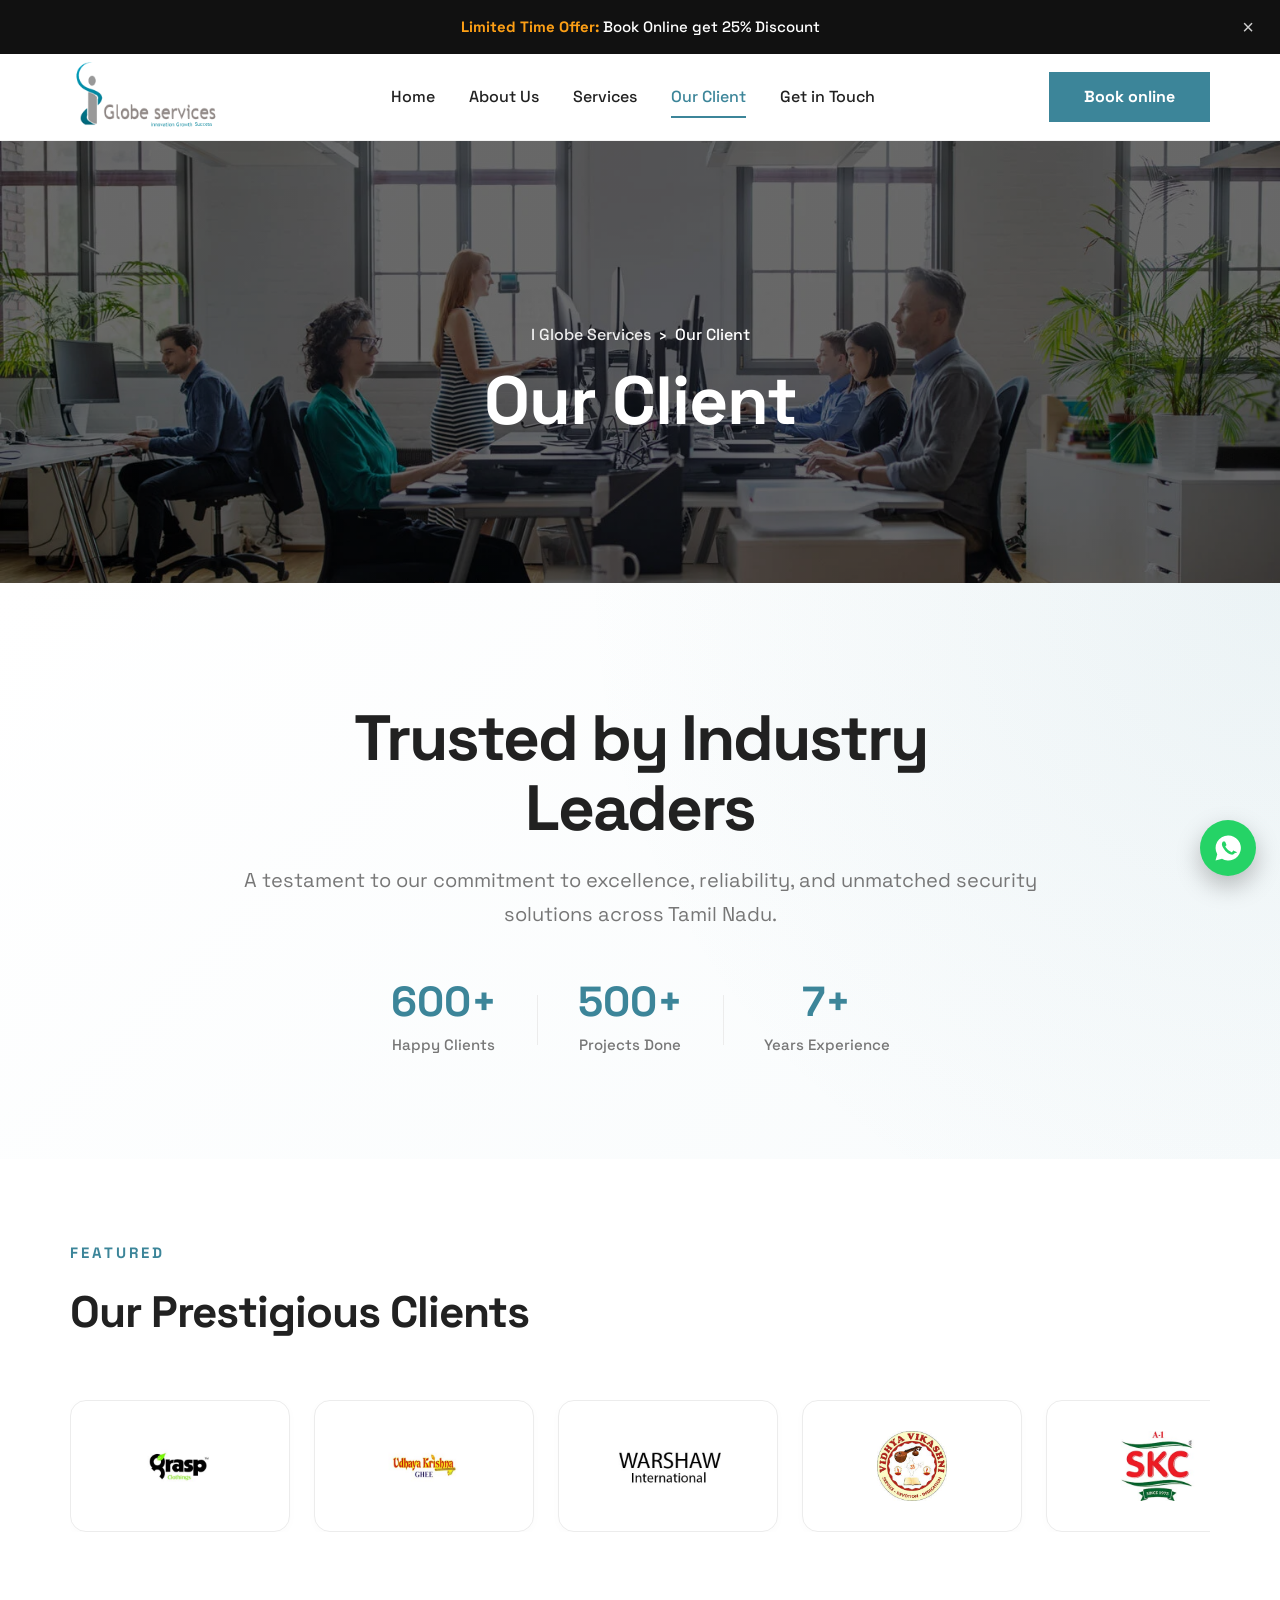
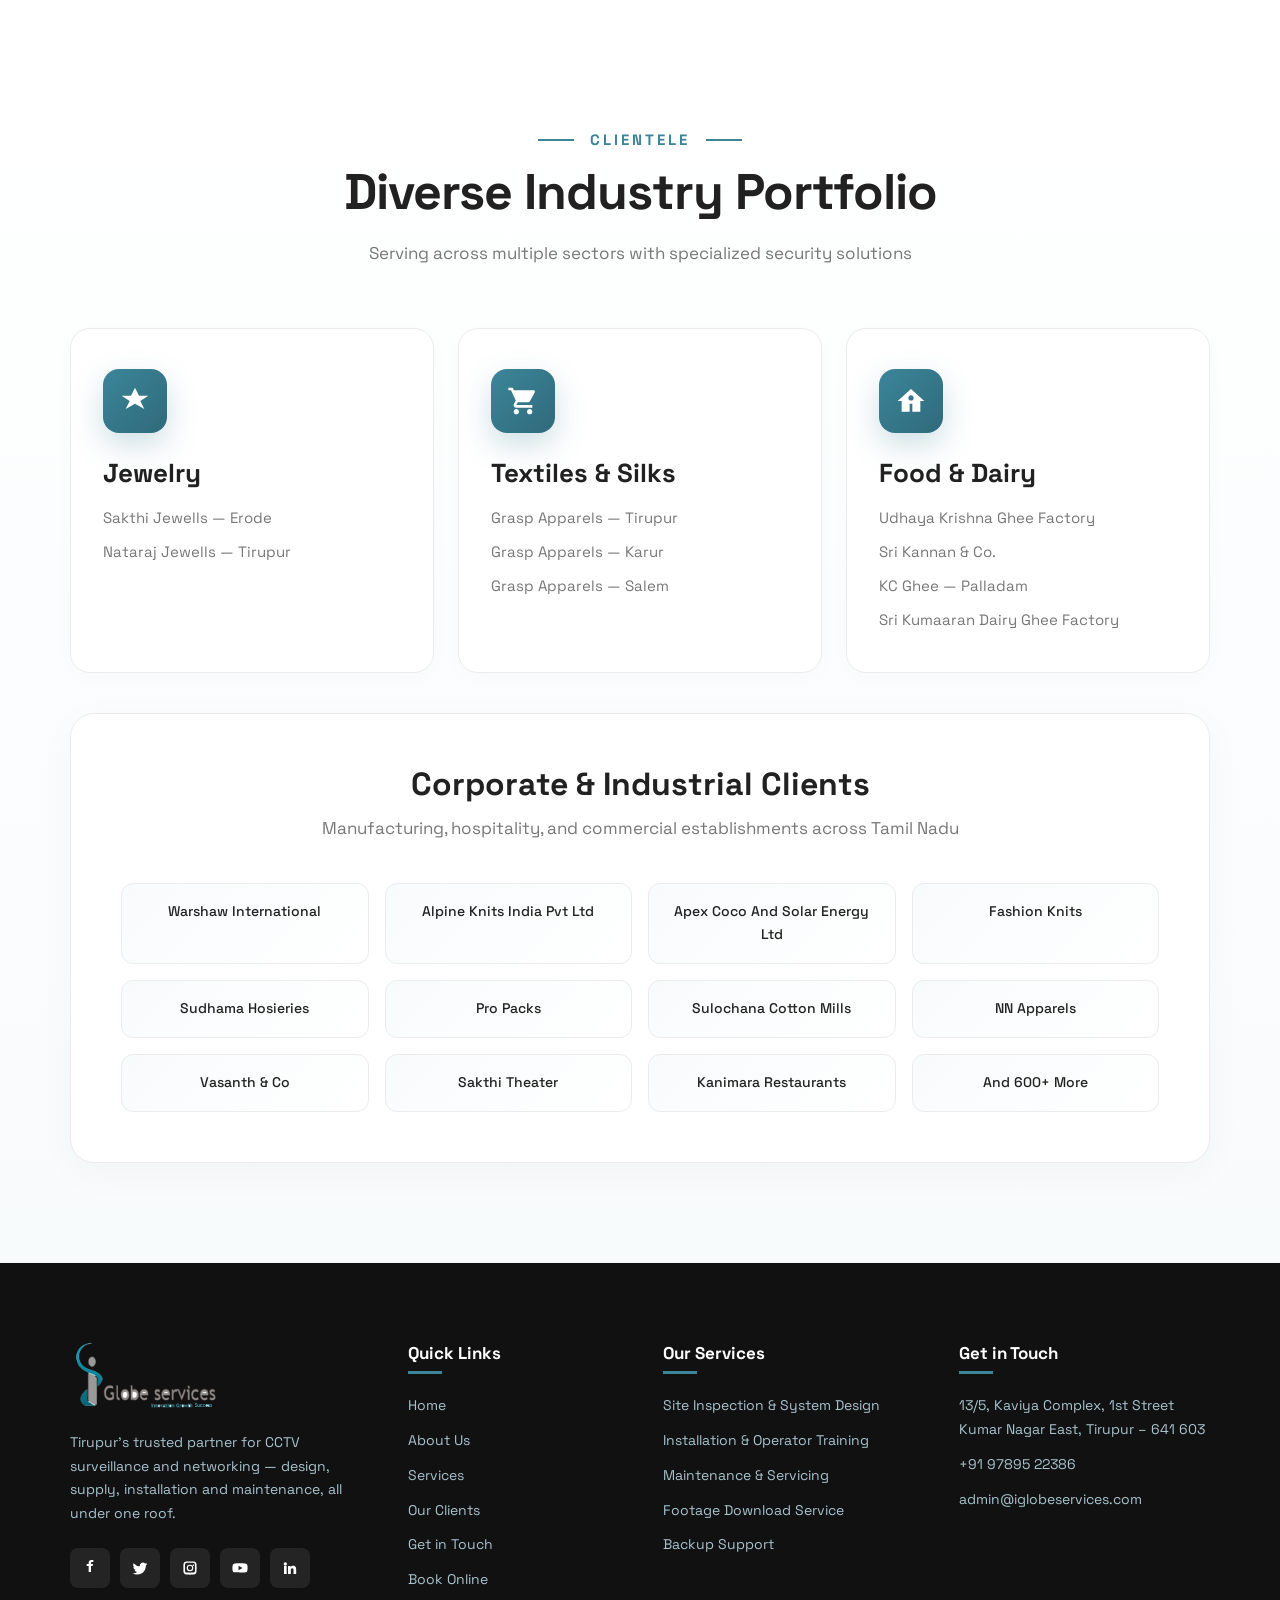
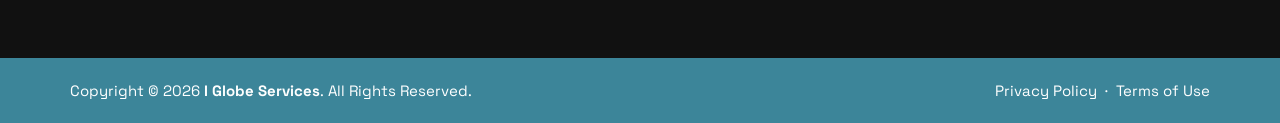
<file: clients.html>
<!DOCTYPE html>
<html lang="en">
<head>
  <meta charset="UTF-8" />
  <meta name="viewport" content="width=device-width, initial-scale=1.0" />
  <title>Our Clients – I Globe Services</title>
  <meta name="description" content="More than 600 satisfied clients across jewelry, silks, ghee mills and corporate segments in Tamilnadu." />
  <link rel="icon" href="images/favicon.jpg" />
  <link rel="preconnect" href="https://fonts.googleapis.com" />
  <link rel="preconnect" href="https://fonts.gstatic.com" crossorigin />
  <link href="https://fonts.googleapis.com/css2?family=Space+Grotesk:wght@400;500;600;700&display=swap" rel="stylesheet" />
  <link rel="stylesheet" href="css/style.css?v=7" />
</head>
<body>

  <div class="topbar" id="topbar">
    <b>Limited Time Offer:</b> Book Online get 25% Discount
    <button class="topbar-close" id="topbarClose" aria-label="Close">×</button>
  </div>

  <header class="header" id="header">
    <div class="container header-inner">
      <a href="index.html" class="brand"><img src="images/logo.png" alt="I Globe Services" /></a>
      <nav class="nav" id="nav">
        <div class="nav-header">
          <a href="index.html" class="brand"><img src="images/logo.png" alt="I Globe Services" /></a>
          <button class="nav-close" id="navClose" aria-label="Close"><svg width="16" height="16" viewBox="0 0 16 16" fill="none" stroke="currentColor" stroke-width="2" stroke-linecap="round"><line x1="2" y1="2" x2="14" y2="14"/><line x1="14" y1="2" x2="2" y2="14"/></svg></button>
        </div>
        <a href="index.html" class="nav-link">Home</a>
        <a href="about.html" class="nav-link">About Us</a>
        <a href="services.html" class="nav-link">Services</a>
        <a href="clients.html" class="nav-link active">Our Client</a>
        <a href="getintouch.html" class="nav-link">Get in Touch</a>
        <a href="book-online.html" class="nav-book">Book Online</a>
      </nav>
      <div class="nav-overlay" id="navOverlay"></div>
      <div class="header-right">
        <a href="book-online.html" class="btn btn-book">Book online</a>
        <button class="hamburger" id="hamburger" aria-label="Menu"><span></span><span></span><span></span></button>
      </div>
    </div>
  </header>

  <section class="page-banner" style="background-image:url('images/office.webp')">
    <div class="container">
      <p class="crumb"><a href="index.html">I Globe Services</a> &nbsp;›&nbsp; Our Client</p>
      <h1>Our Client</h1>
    </div>
  </section>

  <!-- ===== CLIENTS HERO ===== -->
  <section class="clients-hero-elegant">
    <div class="container">
      <div class="clients-hero-elegant-content reveal">
      
        <h1 class="clients-hero-elegant-title">Trusted by Industry Leaders</h1>
        <p class="clients-hero-elegant-desc">A testament to our commitment to excellence, reliability, and unmatched security solutions across Tamil Nadu.</p>
        <div class="clients-hero-elegant-stats">
          <div class="hero-stat">
            <span class="hero-stat-number">600+</span>
            <span class="hero-stat-label">Happy Clients</span>
          </div>
          <div class="hero-stat-divider"></div>
          <div class="hero-stat">
            <span class="hero-stat-number">500+</span>
            <span class="hero-stat-label">Projects Done</span>
          </div>
          <div class="hero-stat-divider"></div>
          <div class="hero-stat">
            <span class="hero-stat-number">7+</span>
            <span class="hero-stat-label">Years Experience</span>
          </div>
        </div>
      </div>
    </div>
  </section>

  <!-- ===== FEATURED CLIENTS ===== -->
  <section class="featured-clients">
    <div class="container">
      <div class="featured-clients-header reveal">
        <span class="sec-sub left">Featured</span>
        <h2 class="featured-clients-title">Our Prestigious Clients</h2>
      </div>
      <div class="clients-marquee-wrap reveal">
        <div class="clients-marquee">
          <div class="clients-marquee-track">
            <div class="clients-marquee-item">
              <img src="images/grasp.jpg" alt="Grasp Apparels" />
            </div>
            <div class="clients-marquee-item">
              <img src="images/udhaya-krishna.jpg" alt="Udhaya Krishna Ghee" />
            </div>
            <div class="clients-marquee-item">
              <img src="images/warshaw.jpg" alt="Warshaw International" />
            </div>
            <div class="clients-marquee-item">
              <img src="images/client-4.jpg" alt="Sri Vidhya Vikashni" />
            </div>
            <div class="clients-marquee-item">
              <img src="images/skc.jpg" alt="A-1 SKC" />
            </div>
            <div class="clients-marquee-item">
              <img src="images/grasp.jpg" alt="Grasp Apparels" />
            </div>
            <div class="clients-marquee-item">
              <img src="images/udhaya-krishna.jpg" alt="Udhaya Krishna Ghee" />
            </div>
            <div class="clients-marquee-item">
              <img src="images/warshaw.jpg" alt="Warshaw International" />
            </div>
            <div class="clients-marquee-item">
              <img src="images/client-4.jpg" alt="Sri Vidhya Vikashni" />
            </div>
            <div class="clients-marquee-item">
              <img src="images/skc.jpg" alt="A-1 SKC" />
            </div>
          </div>
        </div>
      </div>
    </div>
  </section>

  <!-- ===== CLIENT CATEGORIES ===== -->
  <section class="clients-categories-elegant">
    <div class="container">
      <div class="sec-head reveal">
        <span class="sec-sub">Clientele</span>
        <h2 class="sec-title">Diverse Industry Portfolio</h2>
        <p class="sec-desc">Serving across multiple sectors with specialized security solutions</p>
      </div>
      <div class="elegant-categories-grid">
        <div class="elegant-category-card reveal">
          <div class="elegant-category-content">
            <div class="elegant-category-icon">
              <svg viewBox="0 0 24 24" class="ic"><path d="M12 2L9 8H2l6 4-3 6 7-4 7 4-3-6 6-4h-7l-3-6z"/></svg>
            </div>
            <h3>Jewelry</h3>
            <ul class="elegant-category-list">
              <li>Sakthi Jewells — Erode</li>
              <li>Nataraj Jewells — Tirupur</li>
            </ul>
          </div>
        </div>
        <div class="elegant-category-card reveal">
          <div class="elegant-category-content">
            <div class="elegant-category-icon">
              <svg viewBox="0 0 24 24" class="ic"><path d="M7 18c-1.1 0-1.99.9-1.99 2S5.9 22 7 22s2-.9 2-2-.9-2-2-2zM1 2v2h2l3.6 7.59-1.35 2.45c-.16.28-.25.61-.25.96 0 1.1.9 2 2 2h12v-2H7.42c-.14 0-.25-.11-.25-.25l.03-.12.9-1.63h7.45c.75 0 1.41-.41 1.75-1.03l3.58-6.49c.08-.14.12-.31.12-.48 0-.55-.45-1-1-1H5.21l-.94-2H1zm16 16c-1.1 0-1.99.9-1.99 2s.89 2 1.99 2 2-.9 2-2-.9-2-2-2z"/></svg>
            </div>
            <h3>Textiles & Silks</h3>
            <ul class="elegant-category-list">
              <li>Grasp Apparels — Tirupur</li>
              <li>Grasp Apparels — Karur</li>
              <li>Grasp Apparels — Salem</li>
            </ul>
          </div>
        </div>
        <div class="elegant-category-card reveal">
          <div class="elegant-category-content">
            <div class="elegant-category-icon">
              <svg viewBox="0 0 24 24" class="ic"><path d="M12 3L2 12h3v8h6v-6h2v6h6v-8h3L12 3zm0 4.7c1.1 0 2 .9 2 2s-.9 2-2 2-2-.9-2-2 .9-2 2-2z"/></svg>
            </div>
            <h3>Food & Dairy</h3>
            <ul class="elegant-category-list">
              <li>Udhaya Krishna Ghee Factory</li>
              <li>Sri Kannan & Co.</li>
              <li>KC Ghee — Palladam</li>
              <li>Sri Kumaaran Dairy Ghee Factory</li>
            </ul>
          </div>
        </div>
      </div>
      <div class="elegant-corporate reveal">
        <div class="elegant-corporate-header">
          <h3>Corporate & Industrial Clients</h3>
          <p>Manufacturing, hospitality, and commercial establishments across Tamil Nadu</p>
        </div>
        <div class="elegant-corporate-grid">
          <div class="corporate-item">Warshaw International</div>
          <div class="corporate-item">Alpine Knits India Pvt Ltd</div>
          <div class="corporate-item">Apex Coco And Solar Energy Ltd</div>
          <div class="corporate-item">Fashion Knits</div>
          <div class="corporate-item">Sudhama Hosieries</div>
          <div class="corporate-item">Pro Packs</div>
          <div class="corporate-item">Sulochana Cotton Mills</div>
          <div class="corporate-item">NN Apparels</div>
          <div class="corporate-item">Vasanth & Co</div>
          <div class="corporate-item">Sakthi Theater</div>
          <div class="corporate-item">Kanimara Restaurants</div>
          <div class="corporate-item">And 600+ More</div>
        </div>
      </div>
    </div>
  </section>

  <footer>
    <div class="footer">
      <div class="container footer-grid">
        <div class="f-col f-about">
          <img src="images/logo.png" alt="I Globe Services" class="f-logo" />
          <p>Tirupur's trusted partner for CCTV surveillance and networking — design, supply, installation and maintenance, all under one roof.</p>
          <div class="socials">
            <a href="#" aria-label="Facebook"><svg viewBox="0 0 24 24" class="ic"><path d="M13.5 9H16l.5-3h-3V4.5c0-.9.3-1.5 1.6-1.5H17V0h-2.6C11.3 0 10 1.6 10 4.2V6H7v3h3v9h3.5z"/></svg></a>
            <a href="#" aria-label="Twitter"><svg viewBox="0 0 24 24" class="ic"><path d="M23 5.9c-.8.4-1.7.6-2.6.8a4.5 4.5 0 0 0 2-2.5c-.9.5-1.9.9-2.9 1.1a4.5 4.5 0 0 0-7.7 4.1A12.8 12.8 0 0 1 2.5 4.7a4.5 4.5 0 0 0 1.4 6 4.4 4.4 0 0 1-2-.5v.1a4.5 4.5 0 0 0 3.6 4.4c-.7.2-1.4.2-2 .1a4.5 4.5 0 0 0 4.2 3.1A9 9 0 0 1 1 19.7a12.7 12.7 0 0 0 6.9 2c8.3 0 12.8-6.8 12.8-12.8v-.6c.9-.6 1.6-1.4 2.3-2.4z"/></svg></a>
            <a href="#" aria-label="Instagram"><svg viewBox="0 0 24 24" class="ic"><path d="M12 2.2c3.2 0 3.6 0 4.9.1a6.7 6.7 0 0 1 2.2.4 4 4 0 0 1 2.3 2.3 6.7 6.7 0 0 1 .4 2.2c0 1.3.1 1.7.1 4.9s0 3.6-.1 4.9a6.7 6.7 0 0 1-.4 2.2 4 4 0 0 1-2.3 2.3 6.7 6.7 0 0 1-2.2.4c-1.3 0-1.7.1-4.9.1s-3.6 0-4.9-.1a6.7 6.7 0 0 1-2.2-.4 4 4 0 0 1-2.3-2.3 6.7 6.7 0 0 1-.4-2.2c0-1.3-.1-1.7-.1-4.9s0-3.6.1-4.9a6.7 6.7 0 0 1 .4-2.2 4 4 0 0 1 2.3-2.3 6.7 6.7 0 0 1 2.2-.4c1.3-.1 1.7-.1 4.9-.1zm0 1.8c-3.1 0-3.5 0-4.8.1a3 3 0 0 0-1.9.7 3 3 0 0 0-.7 1.9c-.1 1.3-.1 1.7-.1 4.8s0 3.5.1 4.8a3 3 0 0 0 .7 1.9 3 3 0 0 0 1.9.7c1.3.1 1.7.1 4.8.1s3.5 0 4.8-.1a3 3 0 0 0 1.9-.7 3 3 0 0 0 .7-1.9c.1-1.3.1-1.7.1-4.8s0-3.5-.1-4.8a3 3 0 0 0-.7-1.9 3 3 0 0 0-1.9-.7c-1.3-.1-1.7-.1-4.8-.1zm0 3a5 5 0 1 1 0 10 5 5 0 0 1 0-10zm0 1.8a3.2 3.2 0 1 0 0 6.4 3.2 3.2 0 0 0 0-6.4zm5.2-2.2a1.2 1.2 0 1 1-1.2 1.2 1.2 1.2 0 0 1 1.2-1.2z"/></svg></a>
            <a href="#" aria-label="YouTube"><svg viewBox="0 0 24 24" class="ic"><path d="M23 7.6a2.9 2.9 0 0 0-2-2.1C19 5 12 5 12 5s-7 0-8.9.5a2.9 2.9 0 0 0-2 2.1A30 30 0 0 0 .6 12 30 30 0 0 0 1 16.4a2.9 2.9 0 0 0 2 2.1C5 19 12 19 12 19s7 0 8.9-.5a2.9 2.9 0 0 0 2-2.1A30 30 0 0 0 23.4 12 30 30 0 0 0 23 7.6zM9.8 15.3V8.7l6 3.3z"/></svg></a>
            <a href="#" aria-label="LinkedIn"><svg viewBox="0 0 24 24" class="ic"><path d="M4.98 3.5a2.5 2.5 0 1 1-.02 5 2.5 2.5 0 0 1 .02-5zM3 9h4v12H3zM9 9h3.8v1.7h.1c.5-1 1.8-2 3.7-2 4 0 4.7 2.6 4.7 6V21h-4v-5.5c0-1.3 0-3-1.9-3s-2.2 1.4-2.2 2.9V21H9z"/></svg></a>
          </div>
        </div>
        <div class="f-col">
          <h4>Quick Links</h4>
          <ul>
            <li><a href="index.html">Home</a></li>
            <li><a href="about.html">About Us</a></li>
            <li><a href="services.html">Services</a></li>
            <li><a href="clients.html">Our Clients</a></li>
            <li><a href="getintouch.html">Get in Touch</a></li>
            <li><a href="book-online.html">Book Online</a></li>
          </ul>
        </div>
        <div class="f-col">
          <h4>Our Services</h4>
          <ul>
            <li><a href="services.html">Site Inspection &amp; System Design</a></li>
            <li><a href="services.html">Installation &amp; Operator Training</a></li>
            <li><a href="services.html">Maintenance &amp; Servicing</a></li>
            <li><a href="services.html">Footage Download Service</a></li>
            <li><a href="services.html">Backup Support</a></li>
          </ul>
        </div>
        <div class="f-col">
          <h4>Get in Touch</h4>
          <ul class="f-contact">
            <li>13/5, Kaviya Complex, 1st Street Kumar Nagar East, Tirupur – 641 603</li>
            <li><a href="tel:+919789522386">+91 97895 22386</a></li>
            <li><a href="mailto:admin@iglobeservices.com">admin@iglobeservices.com</a></li>
          </ul>
        </div>
      </div>
      <div class="footer-bottom">
        <div class="container f-bottom-inner">
          <p>Copyright © 2026 <b>I Globe Services</b>. All Rights Reserved.</p>
          <p><a href="#">Privacy Policy</a> &nbsp;·&nbsp; <a href="#">Terms of Use</a></p>
        </div>
      </div>
    </div>
  </footer>

  <!-- Scroll to top -->
  <button class="to-top" id="toTop" type="button" aria-label="Scroll to top" title="Back to top">
    <svg viewBox="0 0 24 24" class="ic" aria-hidden="true"><path d="M12 4 3 13h6v7h6v-7h6z"/></svg>
  </button>

  <a class="wa-float" href="https://wa.me/919789522386" target="_blank" rel="noopener" aria-label="WhatsApp">
    <svg viewBox="0 0 24 24" class="ic"><path d="M12 2a10 10 0 0 0-8.6 15L2 22l5.2-1.4A10 10 0 1 0 12 2zm5.2 14.1c-.2.6-1.3 1.2-1.8 1.2a7.4 7.4 0 0 1-3.4-1.2 12.6 12.6 0 0 1-3.9-4.4 5.2 5.2 0 0 1-1-2.8A2.9 2.9 0 0 1 8 6.8c.2-.1.5-.1.7-.1h.5c.2 0 .4 0 .6.5l.9 2.1c.1.2 0 .4-.1.6l-.6.7a.5.5 0 0 0 0 .6 10.3 10.3 0 0 0 4.6 4 .5.5 0 0 0 .7 0l.8-1c.2-.2.4-.2.6-.1l2.1 1c.3.1.5.3.5.4z"/></svg>
  </a>

  <script src="script.js?v=2"></script>
</body>
</html>
</file>
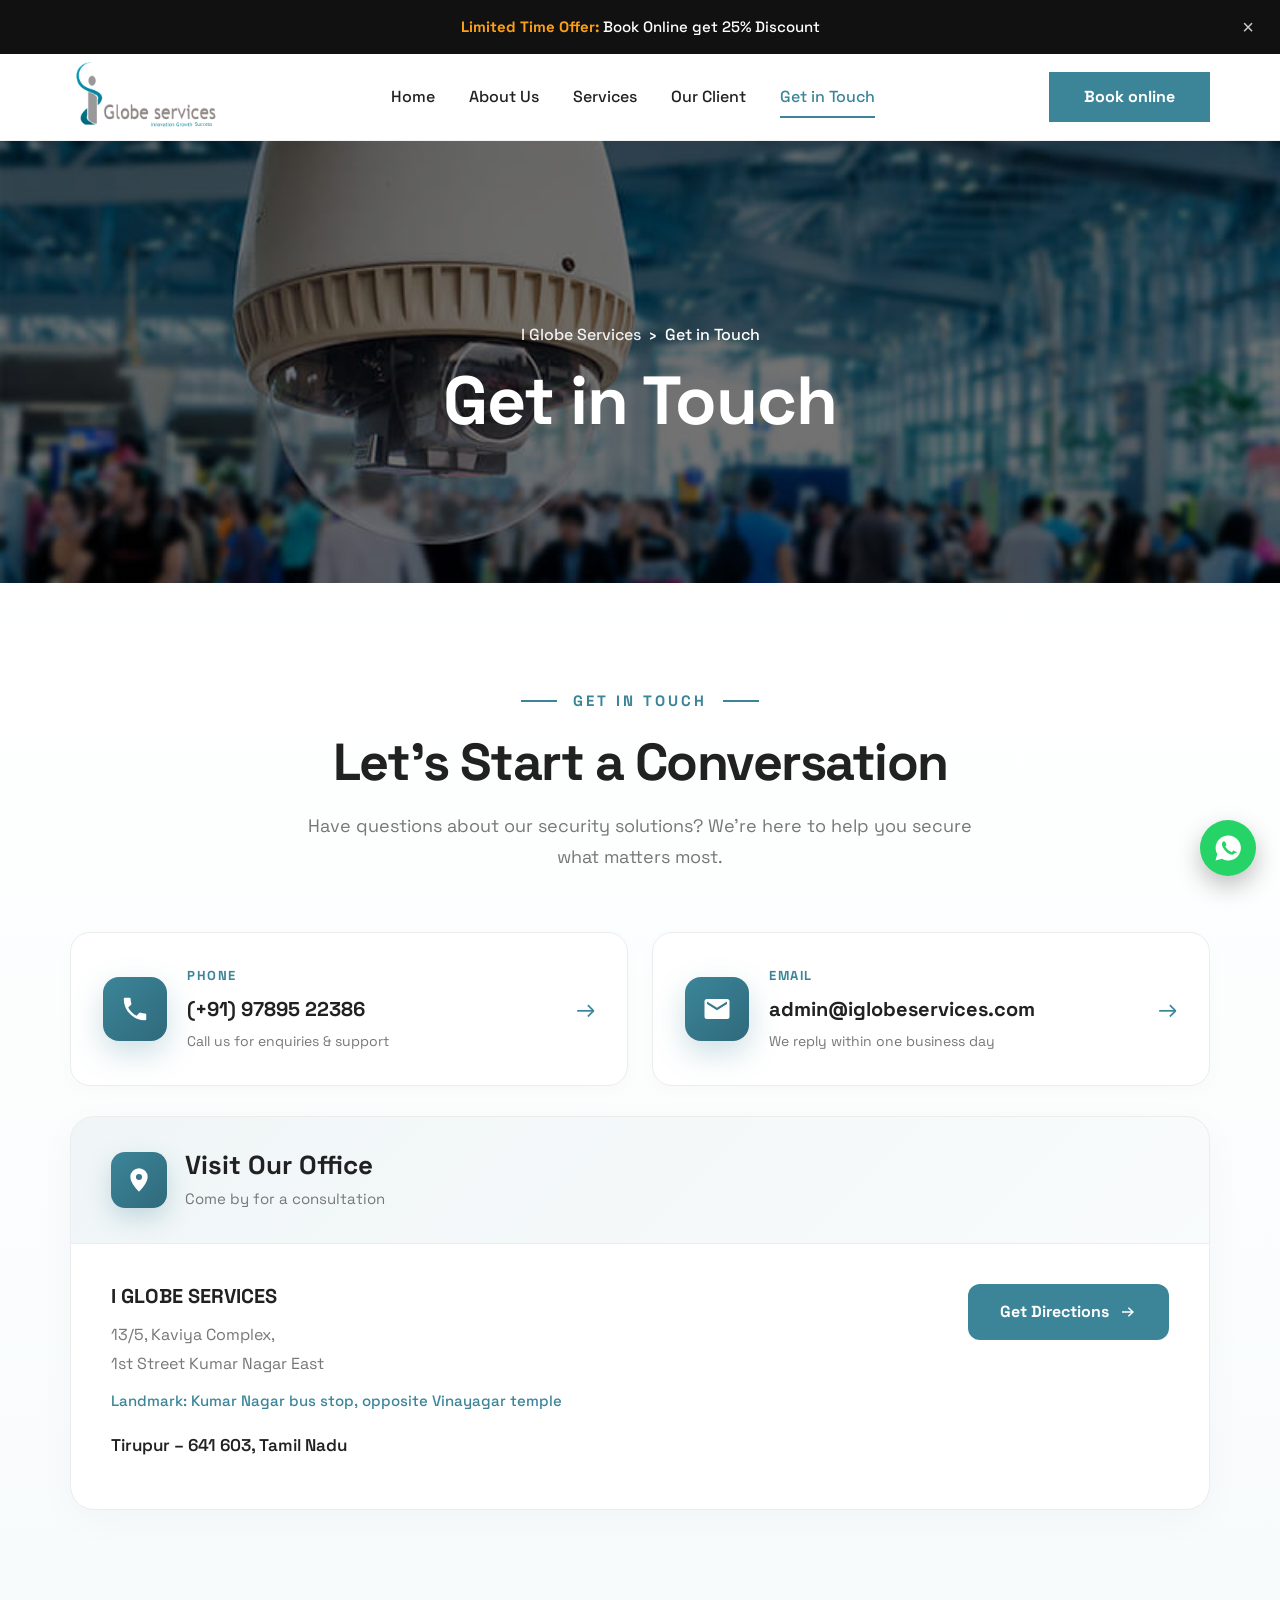
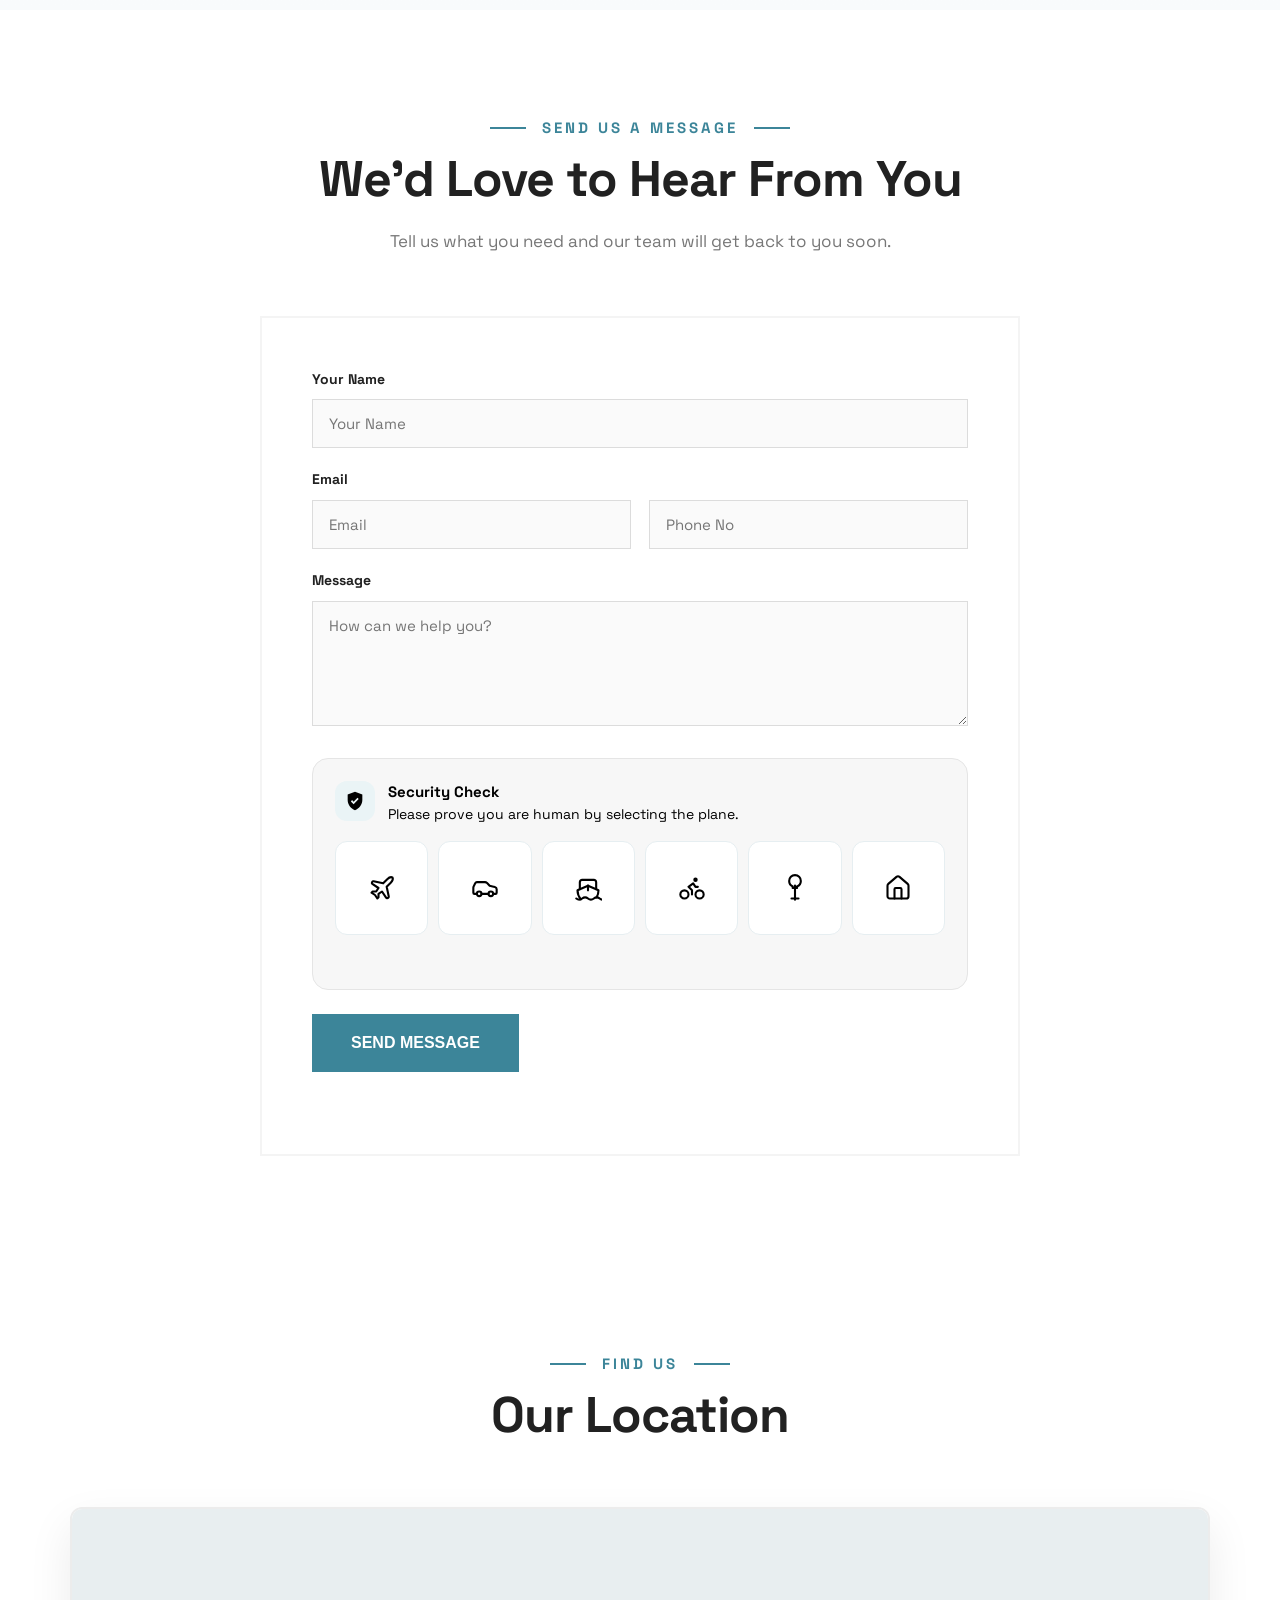
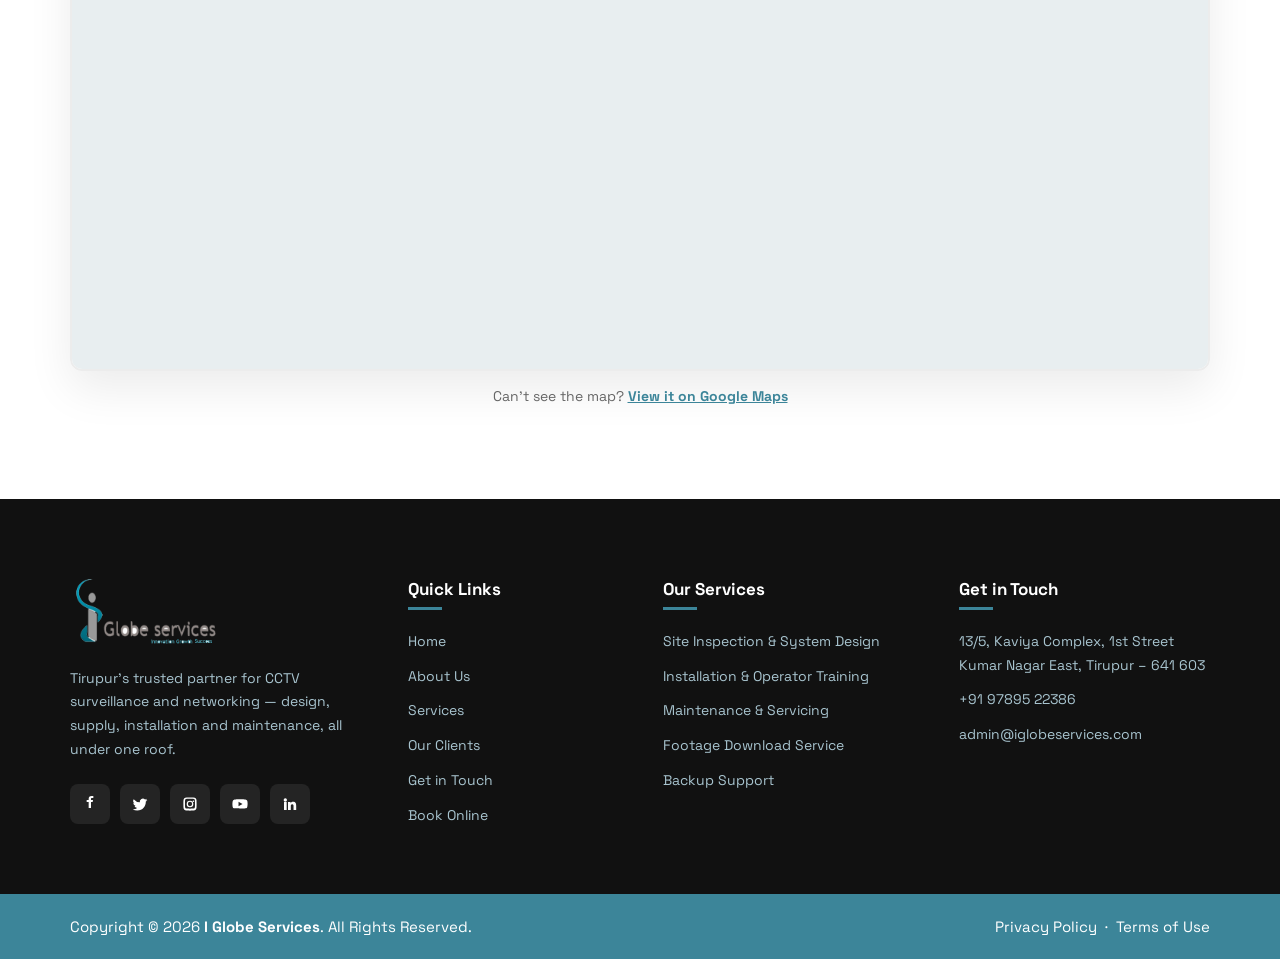
<file: getintouch.html>
<!DOCTYPE html>
<html lang="en">
<head>
  <meta charset="UTF-8" />
  <meta name="viewport" content="width=device-width, initial-scale=1.0" />
  <title>Get in Touch – I Globe Services</title>
  <meta name="description" content="Contact I Globe Services — Tirupur — for CCTV quotations, site inspection and support." />
  <link rel="icon" href="images/favicon.jpg" />
  <link rel="preconnect" href="https://fonts.googleapis.com" />
  <link rel="preconnect" href="https://fonts.gstatic.com" crossorigin />
  <link href="https://fonts.googleapis.com/css2?family=Space+Grotesk:wght@400;500;600;700&display=swap" rel="stylesheet" />
  <link rel="stylesheet" href="css/style.css?v=8" />
</head>
<body>

  <div class="topbar" id="topbar">
    <b>Limited Time Offer:</b> Book Online get 25% Discount
    <button class="topbar-close" id="topbarClose" aria-label="Close">×</button>
  </div>

  <header class="header" id="header">
    <div class="container header-inner">
      <a href="index.html" class="brand"><img src="images/logo.png" alt="I Globe Services" /></a>
      <nav class="nav" id="nav">
        <div class="nav-header">
          <a href="index.html" class="brand"><img src="images/logo.png" alt="I Globe Services" /></a>
          <button class="nav-close" id="navClose" aria-label="Close"><svg width="16" height="16" viewBox="0 0 16 16" fill="none" stroke="currentColor" stroke-width="2" stroke-linecap="round"><line x1="2" y1="2" x2="14" y2="14"/><line x1="14" y1="2" x2="2" y2="14"/></svg></button>
        </div>
        <a href="index.html" class="nav-link">Home</a>
        <a href="about.html" class="nav-link">About Us</a>
        <a href="services.html" class="nav-link">Services</a>
        <a href="clients.html" class="nav-link">Our Client</a>
        <a href="getintouch.html" class="nav-link active">Get in Touch</a>
        <a href="book-online.html" class="nav-book">Book Online</a>
      </nav>
      <div class="nav-overlay" id="navOverlay"></div>
      <div class="header-right">
        <a href="book-online.html" class="btn btn-book">Book online</a>
        <button class="hamburger" id="hamburger" aria-label="Menu"><span></span><span></span><span></span></button>
      </div>
    </div>
  </header>

  <section class="page-banner" style="background-image:url(images/hero-1.jpg)">
    <div class="container">
      <p class="crumb"><a href="index.html">I Globe Services</a> &nbsp;›&nbsp; Get in Touch</p>
      <h1>Get in Touch</h1>
    </div>
  </section>

  <!-- ===== CONTACT INFO ===== -->
  <section class="contact-modern">
    <div class="container">
      <div class="contact-modern-header">
        <span class="sec-sub">Get In Touch</span>
        <h2 class="contact-modern-title">Let's Start a Conversation</h2>
        <p class="contact-modern-desc">Have questions about our security solutions? We're here to help you secure what matters most.</p>
      </div>
      <div class="contact-modern-grid">
        <a class="contact-card-modern reveal" href="tel:+919789522386">
          <div class="contact-card-modern-icon">
            <svg viewBox="0 0 24 24" class="ic"><path d="M6.6 10.8a15.1 15.1 0 0 0 6.6 6.6l2.2-2.2a1 1 0 0 1 1-.25 11.4 11.4 0 0 0 3.6.57 1 1 0 0 1 1 1V20a1 1 0 0 1-1 1A17 17 0 0 1 3 4a1 1 0 0 1 1-1h3.5a1 1 0 0 1 1 1 11.4 11.4 0 0 0 .57 3.6 1 1 0 0 1-.25 1z"/></svg>
          </div>
          <div class="contact-card-modern-content">
            <span class="contact-card-modern-label">Phone</span>
            <span class="contact-card-modern-value">(+91) 97895 22386</span>
            <span class="contact-card-modern-note">Call us for enquiries &amp; support</span>
          </div>
          <div class="contact-card-modern-arrow">→</div>
        </a>
        <a class="contact-card-modern reveal" href="mailto:admin@iglobeservices.com">
          <div class="contact-card-modern-icon">
            <svg viewBox="0 0 24 24" class="ic"><path d="M20 4H4a2 2 0 0 0-2 2v12a2 2 0 0 0 2 2h16a2 2 0 0 0 2-2V6a2 2 0 0 0-2-2zm0 4-8 5-8-5V6l8 5 8-5z"/></svg>
          </div>
          <div class="contact-card-modern-content">
            <span class="contact-card-modern-label">Email</span>
            <span class="contact-card-modern-value">admin@iglobeservices.com</span>
            <span class="contact-card-modern-note">We reply within one business day</span>
          </div>
          <div class="contact-card-modern-arrow">→</div>
        </a>
      </div>
      <div class="contact-address-modern reveal">
        <div class="contact-address-modern-header">
          <div class="contact-address-modern-icon">
            <svg viewBox="0 0 24 24" class="ic"><path d="M12 2a7.4 7.4 0 0 0-7.4 7.4c0 5.6 7.4 12.6 7.4 12.6s7.4-7 7.4-12.6A7.4 7.4 0 0 0 12 2zm0 10a2.6 2.6 0 1 1 0-5.2 2.6 2.6 0 0 1 0 5.2z"/></svg>
          </div>
          <div>
            <h3>Visit Our Office</h3>
            <p>Come by for a consultation</p>
          </div>
        </div>
        <div class="contact-address-modern-body">
          <div class="contact-address-details">
            <h4>I GLOBE SERVICES</h4>
            <p>13/5, Kaviya Complex,<br />1st Street Kumar Nagar East</p>
            <p class="contact-landmark">Landmark: Kumar Nagar bus stop, opposite Vinayagar temple</p>
            <p class="contact-city">Tirupur – 641 603, Tamil Nadu</p>
          </div>
          <a class="contact-directions-btn" href="https://maps.google.com/maps?ll=11.129226,77.326519&amp;z=16&amp;q=I%20GLOBE%20SERVICES%2013%2F5%2CKaviya%20Complex%2C1st%20Street%20Kumar%20Nagar%20East%20Tirupur-641%20603" target="_blank" rel="noopener">
            Get Directions
            <svg viewBox="0 0 24 24" class="ic"><path d="M13.2 5.6 20 12l-6.8 6.4-1.4-1.4 4.4-4H4v-2h12.2l-4.4-4z"/></svg>
          </a>
        </div>
      </div>
    </div>
  </section>

  <!-- ===== CONTACT FORM ===== -->
  <section class="section contact-form-section">
    <div class="container">
      <div class="sec-head reveal">
        <span class="sec-sub">Send Us a Message</span>
        <h2 class="sec-title">We'd Love to Hear From You</h2>
        <p class="sec-desc">Tell us what you need and our team will get back to you soon.</p>
      </div>
      <form class="tp-form reveal" id="contactForm" novalidate>
        <input type="hidden" name="formType" value="contact" />
        <input type="hidden" name="title" value="New Website Enquiry" />

        <label for="contactName">Your Name</label>
        <input type="text" id="contactName" name="name" placeholder="Your Name" required />

        <label for="contactEmail">Email</label>
        <div class="form-row2">
          <input type="email" id="contactEmail" name="email" placeholder="Email" required />
          <input type="tel" id="contactPhone" name="phone" placeholder="Phone No" required />
        </div>

        <label for="contactMessage">Message</label>
        <textarea id="contactMessage" name="message" rows="5" placeholder="How can we help you?" required></textarea>

        <div class="captcha" data-plane-captcha>
          <div class="captcha-head">
            <span class="captcha-badge" aria-hidden="true">
              <svg viewBox="0 0 24 24" class="ic"><path d="M12 2 4 5v6c0 5 3.4 9.4 8 11 4.6-1.6 8-6 8-11V5l-8-3zm-1.5 13.6-3-3L8.8 11l1.7 1.7 4.2-4.2 1.3 1.3z"/></svg>
            </span>
            <div>
              <strong>Security Check</strong>
              <p>Please prove you are human by selecting the plane.</p>
            </div>
          </div>
          <div class="captcha-grid" role="group" aria-label="Select the plane">
            <button type="button" class="captcha-tile" data-answer="plane" aria-label="Plane">
              <svg xmlns="http://www.w3.org/2000/svg" viewBox="0 0 24 24" fill="none" stroke="currentColor" stroke-width="1.8" stroke-linecap="round" stroke-linejoin="round" class="captcha-icon">
                <path d="M17.8 19.2 16 11l3.5-3.5C21 6 21.5 4 21 3c-1-.5-3 0-4.5 1.5L13 8 4.8 6.2c-.5-.1-.9.1-1.1.5l-.3.5c-.2.5-.1 1 .3 1.3L9 12l-2 3H4l-1 1 3 2 2 3 1-1v-3l3-2 3.5 5.3c.3.4.8.5 1.3.3l.5-.2c.4-.3.6-.7.5-1.2z"/>
              </svg>
            </button>
            <button type="button" class="captcha-tile" data-answer="other" aria-label="Car">
              <svg xmlns="http://www.w3.org/2000/svg" viewBox="0 0 24 24" fill="none" stroke="currentColor" stroke-width="1.8" stroke-linecap="round" stroke-linejoin="round" class="captcha-icon">
                <path d="M19 17h2c.6 0 1-.4 1-1v-3c0-.9-.7-1.7-1.5-1.9C18.7 10.6 16 10 16 10s-1.3-1.4-2.2-2.3c-.5-.4-1.1-.7-1.8-.7H5c-.6 0-1.1.4-1.4.9l-1.4 2.9A3.7 3.7 0 0 0 2 12v4c0 .6.4 1 1 1h2"/>
                <circle cx="7" cy="17" r="2"/><path d="M9 17h6"/><circle cx="17" cy="17" r="2"/>
              </svg>
            </button>
            <button type="button" class="captcha-tile" data-answer="other" aria-label="Bicycle">
              <svg xmlns="http://www.w3.org/2000/svg" viewBox="0 0 24 24" fill="none" stroke="currentColor" stroke-width="1.8" stroke-linecap="round" stroke-linejoin="round" class="captcha-icon">
                <circle cx="18.5" cy="17.5" r="3.5"/><circle cx="5.5" cy="17.5" r="3.5"/><circle cx="15" cy="5" r="1"/>
                <path d="M12 17.5V14l-3-3 4-3 2 3h2"/>
              </svg>
            </button>
            <button type="button" class="captcha-tile" data-answer="other" aria-label="Tree">
              <svg xmlns="http://www.w3.org/2000/svg" viewBox="0 0 24 24" fill="none" stroke="currentColor" stroke-width="1.8" stroke-linecap="round" stroke-linejoin="round" class="captcha-icon">
                <path d="M12 10v12"/><path d="M9 21h6"/>
                <path d="M17 6c0-2.8-2.2-5-5-5S7 3.2 7 6c0 2.1 1.3 3.9 3.1 4.7-.1.4-.1.8-.1 1.3h3.8c0-.5 0-.9-.1-1.3C15.7 9.9 17 8.1 17 6Z"/>
              </svg>
            </button>
            <button type="button" class="captcha-tile" data-answer="other" aria-label="Ship">
              <svg xmlns="http://www.w3.org/2000/svg" viewBox="0 0 24 24" fill="none" stroke="currentColor" stroke-width="1.8" stroke-linecap="round" stroke-linejoin="round" class="captcha-icon">
                <path d="M2 21c.6.5 1.2 1 2.5 1 2.5 0 2.5-2 5-2 1.3 0 1.9.5 2.5 1 .6.5 1.2 1 2.5 1 2.5 0 2.5-2 5-2 1.3 0 1.9.5 2.5 1 .6.5 1.2 1 2.5 1 2.5 0 2.5-2 5-2"/>
                <path d="M19.38 20A11.6 11.6 0 0 0 21 14l-9-4-9 4c0 2.9.94 5.34 2.81 7.76"/>
                <path d="M19 13V7a2 2 0 0 0-2-2H7a2 2 0 0 0-2 2v6"/><path d="M12 10v4"/>
              </svg>
            </button>
            <button type="button" class="captcha-tile" data-answer="other" aria-label="House">
              <svg xmlns="http://www.w3.org/2000/svg" viewBox="0 0 24 24" fill="none" stroke="currentColor" stroke-width="1.8" stroke-linecap="round" stroke-linejoin="round" class="captcha-icon">
                <path d="M15 21v-8a1 1 0 0 0-1-1h-4a1 1 0 0 0-1 1v8"/>
                <path d="M3 10a2 2 0 0 1 .709-1.528l7-5.999a2 2 0 0 1 2.582 0l7 5.999A2 2 0 0 1 21 10v9a2 2 0 0 1-2 2H5a2 2 0 0 1-2-2z"/>
              </svg>
            </button>
          </div>
          <p class="captcha-status" role="status" aria-live="polite"></p>
          <input type="hidden" name="humanVerified" value="" />
        </div>

        <button type="submit" class="btn btn-teal" id="contactSubmit">Send Message</button>
        <p id="contactFormError" class="form-error" role="alert" aria-live="polite"></p>
      </form>
    </div>
  </section>

  <!-- ===== LOCATION MAP ===== -->
  <section class="map-section">
    <div class="container">
      <div class="sec-head reveal">
        <span class="sec-sub">Find Us</span>
        <h2 class="sec-title">Our Location</h2>
      </div>
      <div class="map-wrap reveal">
        <iframe
          src="https://www.google.com/maps?q=I%20GLOBE%20SERVICES%2C%2013%2F5%20Kaviya%20Complex%2C%20Kumar%20Nagar%20East%2C%20Tirupur%20641603&amp;z=16&amp;output=embed"
          title="I Globe Services location on Google Maps"
          loading="lazy"
          referrerpolicy="no-referrer-when-downgrade"
          allowfullscreen>
        </iframe>
      </div>
      <p class="map-fallback">
        Can't see the map?
        <a href="https://www.google.com/maps/search/?api=1&amp;query=11.129226%2C77.326519" target="_blank" rel="noopener">View it on Google Maps</a>
      </p>
    </div>
  </section>

  <footer>
    <div class="footer">
      <div class="container footer-grid">
        <div class="f-col f-about">
          <img src="images/logo.png" alt="I Globe Services" class="f-logo" />
          <p>Tirupur's trusted partner for CCTV surveillance and networking — design, supply, installation and maintenance, all under one roof.</p>
          <div class="socials">
            <a href="#" aria-label="Facebook"><svg viewBox="0 0 24 24" class="ic"><path d="M13.5 9H16l.5-3h-3V4.5c0-.9.3-1.5 1.6-1.5H17V0h-2.6C11.3 0 10 1.6 10 4.2V6H7v3h3v9h3.5z"/></svg></a>
            <a href="#" aria-label="Twitter"><svg viewBox="0 0 24 24" class="ic"><path d="M23 5.9c-.8.4-1.7.6-2.6.8a4.5 4.5 0 0 0 2-2.5c-.9.5-1.9.9-2.9 1.1a4.5 4.5 0 0 0-7.7 4.1A12.8 12.8 0 0 1 2.5 4.7a4.5 4.5 0 0 0 1.4 6 4.4 4.4 0 0 1-2-.5v.1a4.5 4.5 0 0 0 3.6 4.4c-.7.2-1.4.2-2 .1a4.5 4.5 0 0 0 4.2 3.1A9 9 0 0 1 1 19.7a12.7 12.7 0 0 0 6.9 2c8.3 0 12.8-6.8 12.8-12.8v-.6c.9-.6 1.6-1.4 2.3-2.4z"/></svg></a>
            <a href="#" aria-label="Instagram"><svg viewBox="0 0 24 24" class="ic"><path d="M12 2.2c3.2 0 3.6 0 4.9.1a6.7 6.7 0 0 1 2.2.4 4 4 0 0 1 2.3 2.3 6.7 6.7 0 0 1 .4 2.2c0 1.3.1 1.7.1 4.9s0 3.6-.1 4.9a6.7 6.7 0 0 1-.4 2.2 4 4 0 0 1-2.3 2.3 6.7 6.7 0 0 1-2.2.4c-1.3 0-1.7.1-4.9.1s-3.6 0-4.9-.1a6.7 6.7 0 0 1-2.2-.4 4 4 0 0 1-2.3-2.3 6.7 6.7 0 0 1-.4-2.2c0-1.3-.1-1.7-.1-4.9s0-3.6.1-4.9a6.7 6.7 0 0 1 .4-2.2 4 4 0 0 1 2.3-2.3 6.7 6.7 0 0 1 2.2-.4c1.3-.1 1.7-.1 4.9-.1zm0 1.8c-3.1 0-3.5 0-4.8.1a3 3 0 0 0-1.9.7 3 3 0 0 0-.7 1.9c-.1 1.3-.1 1.7-.1 4.8s0 3.5.1 4.8a3 3 0 0 0 .7 1.9 3 3 0 0 0 1.9.7c1.3.1 1.7.1 4.8.1s3.5 0 4.8-.1a3 3 0 0 0 1.9-.7 3 3 0 0 0 .7-1.9c.1-1.3.1-1.7.1-4.8s0-3.5-.1-4.8a3 3 0 0 0-.7-1.9 3 3 0 0 0-1.9-.7c-1.3-.1-1.7-.1-4.8-.1zm0 3a5 5 0 1 1 0 10 5 5 0 0 1 0-10zm0 1.8a3.2 3.2 0 1 0 0 6.4 3.2 3.2 0 0 0 0-6.4zm5.2-2.2a1.2 1.2 0 1 1-1.2 1.2 1.2 1.2 0 0 1 1.2-1.2z"/></svg></a>
            <a href="#" aria-label="YouTube"><svg viewBox="0 0 24 24" class="ic"><path d="M23 7.6a2.9 2.9 0 0 0-2-2.1C19 5 12 5 12 5s-7 0-8.9.5a2.9 2.9 0 0 0-2 2.1A30 30 0 0 0 .6 12 30 30 0 0 0 1 16.4a2.9 2.9 0 0 0 2 2.1C5 19 12 19 12 19s7 0 8.9-.5a2.9 2.9 0 0 0 2-2.1A30 30 0 0 0 23.4 12 30 30 0 0 0 23 7.6zM9.8 15.3V8.7l6 3.3z"/></svg></a>
            <a href="#" aria-label="LinkedIn"><svg viewBox="0 0 24 24" class="ic"><path d="M4.98 3.5a2.5 2.5 0 1 1-.02 5 2.5 2.5 0 0 1 .02-5zM3 9h4v12H3zM9 9h3.8v1.7h.1c.5-1 1.8-2 3.7-2 4 0 4.7 2.6 4.7 6V21h-4v-5.5c0-1.3 0-3-1.9-3s-2.2 1.4-2.2 2.9V21H9z"/></svg></a>
          </div>
        </div>
        <div class="f-col">
          <h4>Quick Links</h4>
          <ul>
            <li><a href="index.html">Home</a></li>
            <li><a href="about.html">About Us</a></li>
            <li><a href="services.html">Services</a></li>
            <li><a href="clients.html">Our Clients</a></li>
            <li><a href="getintouch.html">Get in Touch</a></li>
            <li><a href="book-online.html">Book Online</a></li>
          </ul>
        </div>
        <div class="f-col">
          <h4>Our Services</h4>
          <ul>
            <li><a href="services.html">Site Inspection &amp; System Design</a></li>
            <li><a href="services.html">Installation &amp; Operator Training</a></li>
            <li><a href="services.html">Maintenance &amp; Servicing</a></li>
            <li><a href="services.html">Footage Download Service</a></li>
            <li><a href="services.html">Backup Support</a></li>
          </ul>
        </div>
        <div class="f-col">
          <h4>Get in Touch</h4>
          <ul class="f-contact">
            <li>13/5, Kaviya Complex, 1st Street Kumar Nagar East, Tirupur – 641 603</li>
            <li><a href="tel:+919789522386">+91 97895 22386</a></li>
            <li><a href="mailto:admin@iglobeservices.com">admin@iglobeservices.com</a></li>
          </ul>
        </div>
      </div>
      <div class="footer-bottom">
        <div class="container f-bottom-inner">
          <p>Copyright © 2026 <b>I Globe Services</b>. All Rights Reserved.</p>
          <p><a href="#">Privacy Policy</a> &nbsp;·&nbsp; <a href="#">Terms of Use</a></p>
        </div>
      </div>
    </div>
  </footer>

  <!-- Scroll to top -->
  <button class="to-top" id="toTop" type="button" aria-label="Scroll to top" title="Back to top">
    <svg viewBox="0 0 24 24" class="ic" aria-hidden="true"><path d="M12 4 3 13h6v7h6v-7h6z"/></svg>
  </button>

  <a class="wa-float" href="https://wa.me/919789522386" target="_blank" rel="noopener" aria-label="WhatsApp">
    <svg viewBox="0 0 24 24" class="ic"><path d="M12 2a10 10 0 0 0-8.6 15L2 22l5.2-1.4A10 10 0 1 0 12 2zm5.2 14.1c-.2.6-1.3 1.2-1.8 1.2a7.4 7.4 0 0 1-3.4-1.2 12.6 12.6 0 0 1-3.9-4.4 5.2 5.2 0 0 1-1-2.8A2.9 2.9 0 0 1 8 6.8c.2-.1.5-.1.7-.1h.5c.2 0 .4 0 .6.5l.9 2.1c.1.2 0 .4-.1.6l-.6.7a.5.5 0 0 0 0 .6 10.3 10.3 0 0 0 4.6 4 .5.5 0 0 0 .7 0l.8-1c.2-.2.4-.2.6-.1l2.1 1c.3.1.5.3.5.4z"/></svg>
  </a>

  <!-- ===== THANK YOU POPUP ===== -->
  <div class="modal-overlay" id="thankYouModal" role="dialog" aria-modal="true" aria-labelledby="thankYouTitle" hidden>
    <div class="modal-card">
      <button type="button" class="modal-close" id="modalClose" aria-label="Close">&times;</button>
      <div class="modal-icon">
        <svg viewBox="0 0 24 24" fill="none" stroke="currentColor" stroke-width="2.5" stroke-linecap="round" stroke-linejoin="round" aria-hidden="true"><path d="M20 6 9 17l-5-5"/></svg>
      </div>
      <h3 id="thankYouTitle">Thank You for Contacting Us!</h3>
      <p>We've received your message. Our team will get back to you shortly.</p>
      <button type="button" class="btn btn-teal" id="modalOk">Close</button>
    </div>
  </div>

  <script src="script.js?v=4"></script>
</body>
</html>
</file>
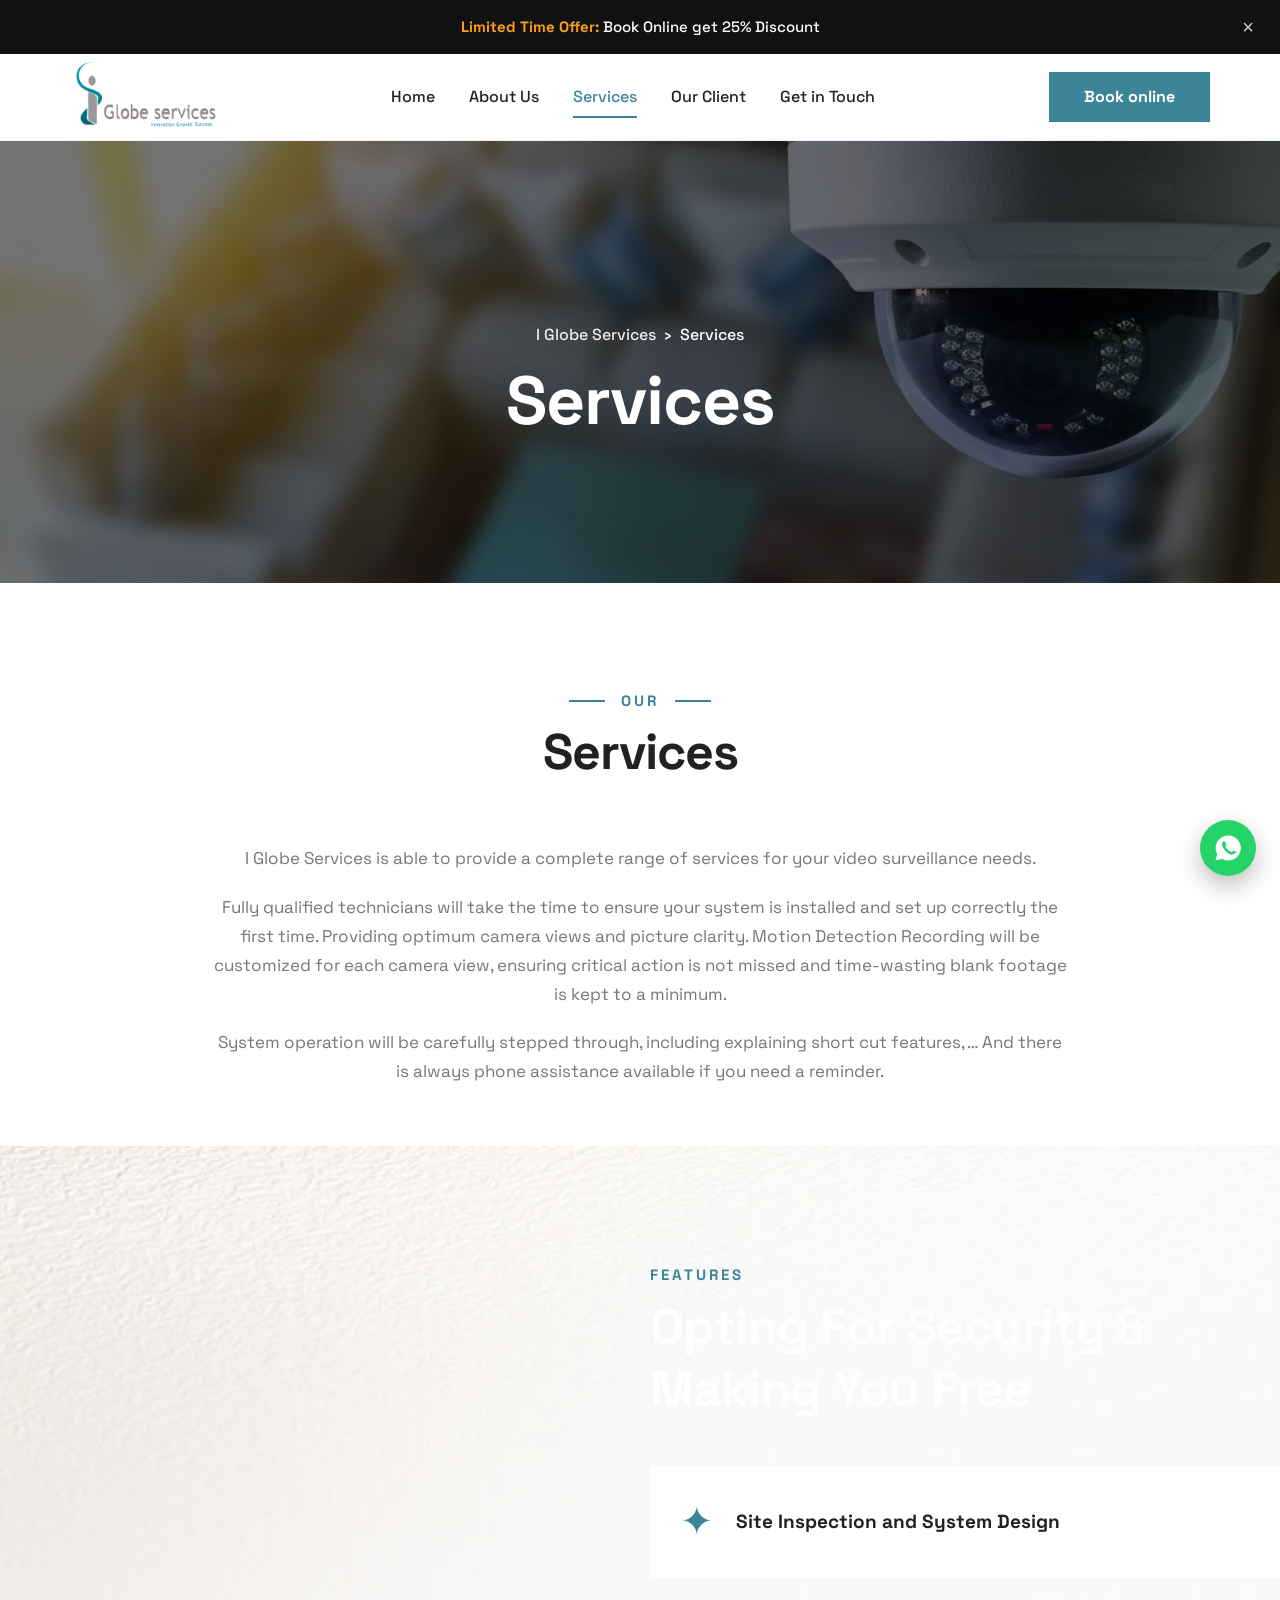
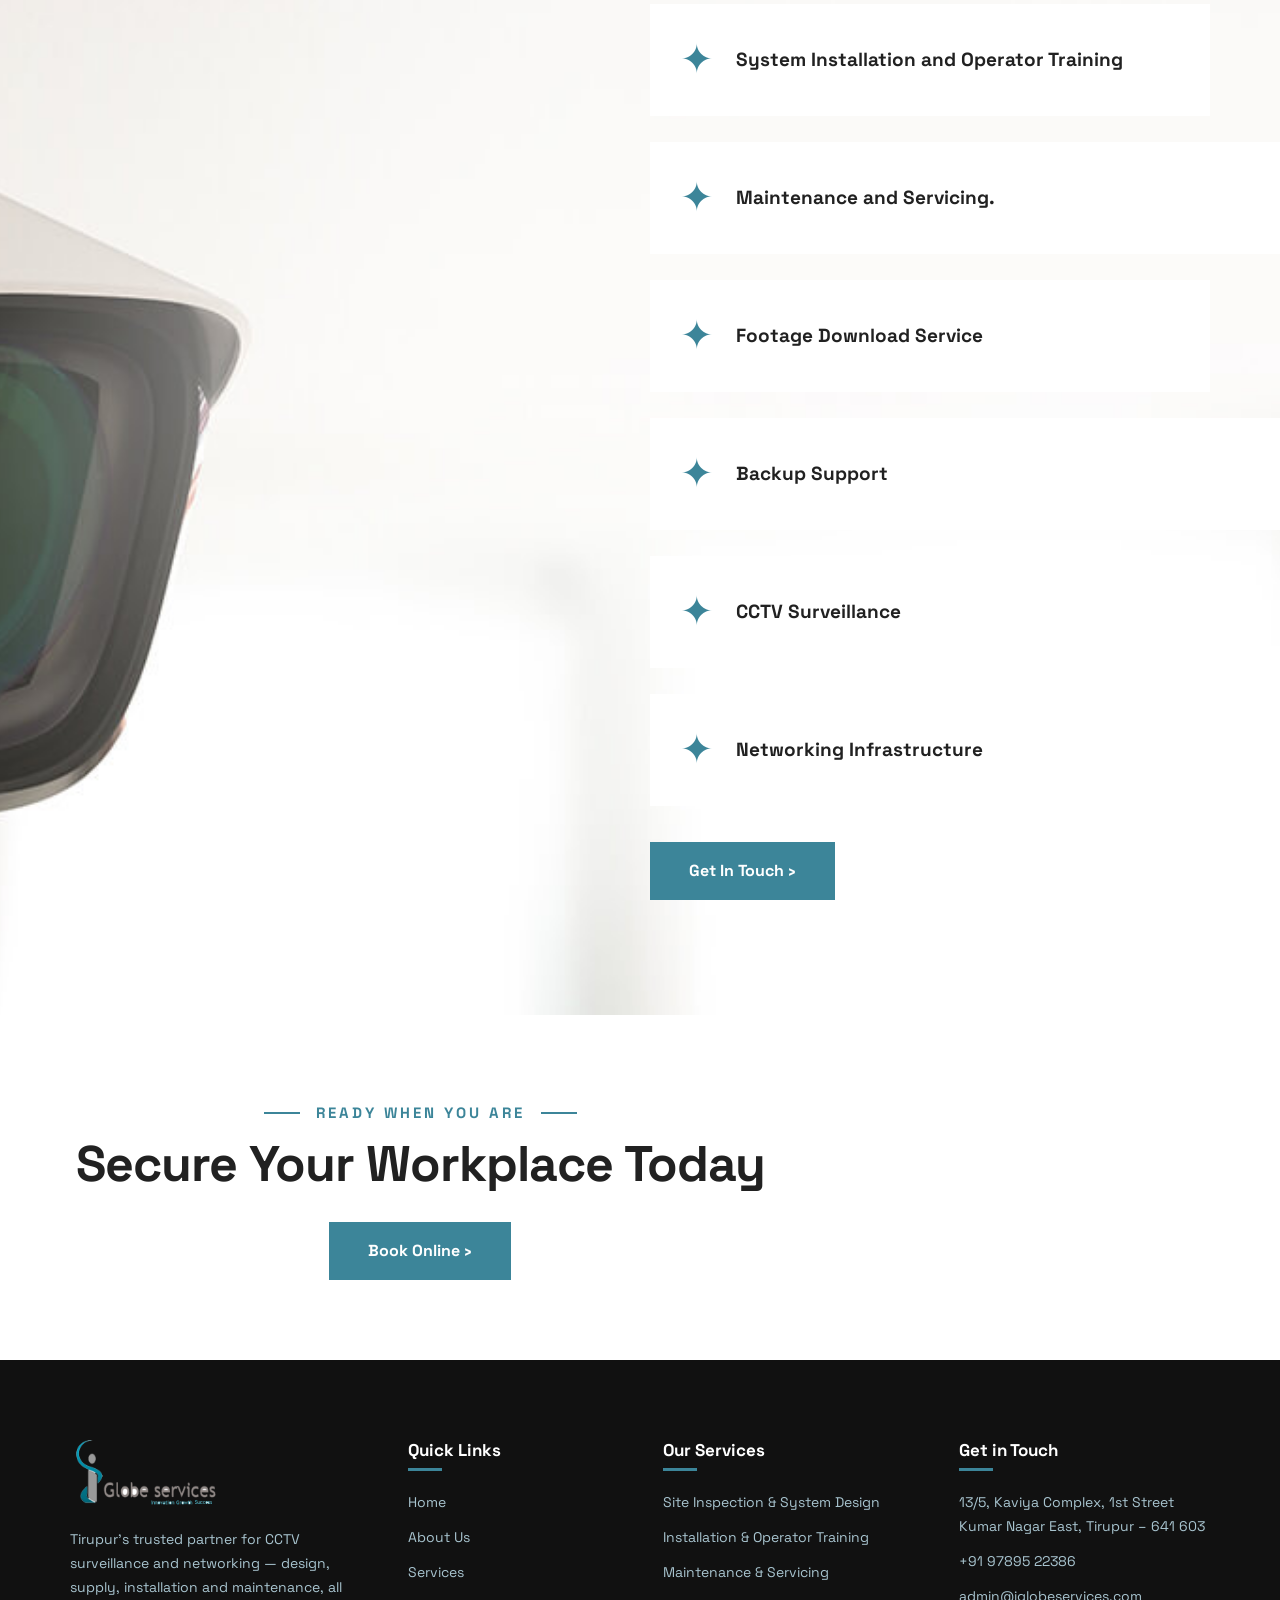
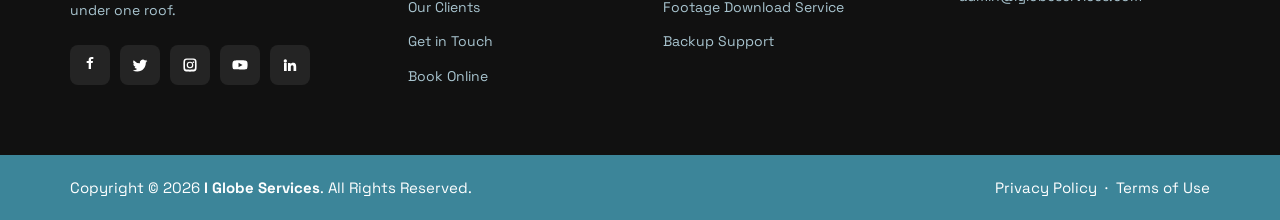
<file: services.html>
<!DOCTYPE html>
<html lang="en">

<head>
  <meta charset="UTF-8" />
  <meta name="viewport" content="width=device-width, initial-scale=1.0" />
  <title>Services – I Globe Services</title>
  <meta name="description"
    content="Complete range of services for video surveillance — site inspection, installation, maintenance, footage and backup support." />
  <link rel="icon" href="images/favicon.jpg" />
  <link rel="preconnect" href="https://fonts.googleapis.com" />
  <link rel="preconnect" href="https://fonts.gstatic.com" crossorigin />
  <link href="https://fonts.googleapis.com/css2?family=Space+Grotesk:wght@400;500;600;700&display=swap"
    rel="stylesheet" />
  <link rel="stylesheet" href="css/style.css?v=7" />
</head>

<body>

  <div class="topbar" id="topbar">
    <b>Limited Time Offer:</b> Book Online get 25% Discount
    <button class="topbar-close" id="topbarClose" aria-label="Close">×</button>
  </div>

  <header class="header" id="header">
    <div class="container header-inner">
      <a href="index.html" class="brand"><img src="images/logo.png" alt="I Globe Services" /></a>
      <nav class="nav" id="nav">
        <div class="nav-header">
          <a href="index.html" class="brand"><img src="images/logo.png" alt="I Globe Services" /></a>
          <button class="nav-close" id="navClose" aria-label="Close"><svg width="16" height="16" viewBox="0 0 16 16"
              fill="none" stroke="currentColor" stroke-width="2" stroke-linecap="round">
              <line x1="2" y1="2" x2="14" y2="14" />
              <line x1="14" y1="2" x2="2" y2="14" />
            </svg></button>
        </div>
        <a href="index.html" class="nav-link">Home</a>
        <a href="about.html" class="nav-link">About Us</a>
        <a href="services.html" class="nav-link active">Services</a>
        <a href="clients.html" class="nav-link">Our Client</a>
        <a href="getintouch.html" class="nav-link">Get in Touch</a>
        <a href="book-online.html" class="nav-book">Book Online</a>
      </nav>
      <div class="nav-overlay" id="navOverlay"></div>
      <div class="header-right">
        <a href="book-online.html" class="btn btn-book">Book online</a>
        <button class="hamburger" id="hamburger" aria-label="Menu"><span></span><span></span><span></span></button>
      </div>
    </div>
  </header>

  <section class="page-banner" style="background-image:url('images/services2.jpg')">
    <div class="container">
      <p class="crumb"><a href="index.html">I Globe Services</a> &nbsp;›&nbsp; Services</p>
      <h1>Services</h1>
    </div>
  </section>

  <!-- ===== SERVICES INTRO ===== -->
  <section class="section" style="padding-bottom:60px">
    <div class="container">
      <div class="sec-head reveal">
        <span class="sec-sub">Our</span>
        <h2 class="sec-title">Services</h2>
      </div>
      <p class="sec-desc reveal" style="text-align:center;max-width:860px;margin:0 auto 20px">
        I Globe Services is able to provide a complete range of services for your video
        surveillance needs.
      </p>
      <p class="sec-desc reveal" style="text-align:center;max-width:860px;margin:0 auto 20px">
        Fully qualified technicians will take the time to ensure your system is installed and
        set up correctly the first time. Providing optimum camera views and picture clarity.
        Motion Detection Recording will be customized for each camera view, ensuring critical
        action is not missed and time-wasting blank footage is kept to a minimum.
      </p>
      <p class="sec-desc reveal" style="text-align:center;max-width:860px;margin:0 auto">
        System operation will be carefully stepped through, including explaining short cut
        features, … And there is always phone assistance available if you need a reminder.
      </p>
    </div>
  </section>

  <!-- ===== FEATURES / SERVICES LIST (same as original) ===== -->
  <section class="features">
    <div class="container">
      <div class="features-box">
        <span class="sec-sub left">Features</span>
        <h2 class="sec-title reveal" style="color:#fff">Opting For Security &amp; Making You Free</h2>
        <div class="fea-list reveal">
          <span class="f-icon">✦</span>
          <h5>Site Inspection and System Design</h5>
        </div>
        <div class="fea-list reveal">
          <span class="f-icon">✦</span>
          <h5>System Installation and Operator Training</h5>
        </div>
        <div class="fea-list reveal">
          <span class="f-icon">✦</span>
          <h5>Maintenance and Servicing.</h5>
        </div>
        <div class="fea-list reveal">
          <span class="f-icon">✦</span>
          <h5>Footage Download Service</h5>
        </div>
        <div class="fea-list reveal">
          <span class="f-icon">✦</span>
          <h5>Backup Support</h5>
        </div>
        <div class="fea-list reveal">
          <span class="f-icon">✦</span>
          <h5>CCTV Surveillance</h5>
        </div>
        <div class="fea-list reveal">
          <span class="f-icon">✦</span>
          <h5>Networking Infrastructure</h5>
        </div>
        <div class="fea-btns reveal">
          <a href="getintouch.html" class="btn btn-teal">Get In Touch ›</a>
        </div>
      </div>
    </div>
  </section>

  <!-- CTA strip -->
  <section class="counters" style="padding:80px 0">
    <div class="container counter-grid" style="grid-template-columns:1fr;gap:20px">
      <div class="sec-head reveal" style="margin:0">
        <span class="sec-sub">Ready When You Are</span>
        <h2 class="sec-title">Secure Your Workplace Today</h2>
        <a href="book-online.html" class="btn btn-teal" style="margin-top:26px">Book Online ›</a>
      </div>
    </div>
  </section>

  <footer>
    <div class="footer">
      <div class="container footer-grid">
        <div class="f-col f-about">
          <img src="images/logo.png" alt="I Globe Services" class="f-logo" />
          <p>Tirupur's trusted partner for CCTV surveillance and networking — design, supply, installation and
            maintenance, all under one roof.</p>
          <div class="socials">
            <a href="#" aria-label="Facebook"><svg viewBox="0 0 24 24" class="ic">
                <path d="M13.5 9H16l.5-3h-3V4.5c0-.9.3-1.5 1.6-1.5H17V0h-2.6C11.3 0 10 1.6 10 4.2V6H7v3h3v9h3.5z" />
              </svg></a>
            <a href="#" aria-label="Twitter"><svg viewBox="0 0 24 24" class="ic">
                <path
                  d="M23 5.9c-.8.4-1.7.6-2.6.8a4.5 4.5 0 0 0 2-2.5c-.9.5-1.9.9-2.9 1.1a4.5 4.5 0 0 0-7.7 4.1A12.8 12.8 0 0 1 2.5 4.7a4.5 4.5 0 0 0 1.4 6 4.4 4.4 0 0 1-2-.5v.1a4.5 4.5 0 0 0 3.6 4.4c-.7.2-1.4.2-2 .1a4.5 4.5 0 0 0 4.2 3.1A9 9 0 0 1 1 19.7a12.7 12.7 0 0 0 6.9 2c8.3 0 12.8-6.8 12.8-12.8v-.6c.9-.6 1.6-1.4 2.3-2.4z" />
              </svg></a>
            <a href="#" aria-label="Instagram"><svg viewBox="0 0 24 24" class="ic">
                <path
                  d="M12 2.2c3.2 0 3.6 0 4.9.1a6.7 6.7 0 0 1 2.2.4 4 4 0 0 1 2.3 2.3 6.7 6.7 0 0 1 .4 2.2c0 1.3.1 1.7.1 4.9s0 3.6-.1 4.9a6.7 6.7 0 0 1-.4 2.2 4 4 0 0 1-2.3 2.3 6.7 6.7 0 0 1-2.2.4c-1.3 0-1.7.1-4.9.1s-3.6 0-4.9-.1a6.7 6.7 0 0 1-2.2-.4 4 4 0 0 1-2.3-2.3 6.7 6.7 0 0 1-.4-2.2c0-1.3-.1-1.7-.1-4.9s0-3.6.1-4.9a6.7 6.7 0 0 1 .4-2.2 4 4 0 0 1 2.3-2.3 6.7 6.7 0 0 1 2.2-.4c1.3-.1 1.7-.1 4.9-.1zm0 1.8c-3.1 0-3.5 0-4.8.1a3 3 0 0 0-1.9.7 3 3 0 0 0-.7 1.9c-.1 1.3-.1 1.7-.1 4.8s0 3.5.1 4.8a3 3 0 0 0 .7 1.9 3 3 0 0 0 1.9.7c1.3.1 1.7.1 4.8.1s3.5 0 4.8-.1a3 3 0 0 0 1.9-.7 3 3 0 0 0 .7-1.9c.1-1.3.1-1.7.1-4.8s0-3.5-.1-4.8a3 3 0 0 0-.7-1.9 3 3 0 0 0-1.9-.7c-1.3-.1-1.7-.1-4.8-.1zm0 3a5 5 0 1 1 0 10 5 5 0 0 1 0-10zm0 1.8a3.2 3.2 0 1 0 0 6.4 3.2 3.2 0 0 0 0-6.4zm5.2-2.2a1.2 1.2 0 1 1-1.2 1.2 1.2 1.2 0 0 1 1.2-1.2z" />
              </svg></a>
            <a href="#" aria-label="YouTube"><svg viewBox="0 0 24 24" class="ic">
                <path
                  d="M23 7.6a2.9 2.9 0 0 0-2-2.1C19 5 12 5 12 5s-7 0-8.9.5a2.9 2.9 0 0 0-2 2.1A30 30 0 0 0 .6 12 30 30 0 0 0 1 16.4a2.9 2.9 0 0 0 2 2.1C5 19 12 19 12 19s7 0 8.9-.5a2.9 2.9 0 0 0 2-2.1A30 30 0 0 0 23.4 12 30 30 0 0 0 23 7.6zM9.8 15.3V8.7l6 3.3z" />
              </svg></a>
            <a href="#" aria-label="LinkedIn"><svg viewBox="0 0 24 24" class="ic">
                <path
                  d="M4.98 3.5a2.5 2.5 0 1 1-.02 5 2.5 2.5 0 0 1 .02-5zM3 9h4v12H3zM9 9h3.8v1.7h.1c.5-1 1.8-2 3.7-2 4 0 4.7 2.6 4.7 6V21h-4v-5.5c0-1.3 0-3-1.9-3s-2.2 1.4-2.2 2.9V21H9z" />
              </svg></a>
          </div>
        </div>
        <div class="f-col">
          <h4>Quick Links</h4>
          <ul>
            <li><a href="index.html">Home</a></li>
            <li><a href="about.html">About Us</a></li>
            <li><a href="services.html">Services</a></li>
            <li><a href="clients.html">Our Clients</a></li>
            <li><a href="getintouch.html">Get in Touch</a></li>
            <li><a href="book-online.html">Book Online</a></li>
          </ul>
        </div>
        <div class="f-col">
          <h4>Our Services</h4>
          <ul>
            <li><a href="services.html">Site Inspection &amp; System Design</a></li>
            <li><a href="services.html">Installation &amp; Operator Training</a></li>
            <li><a href="services.html">Maintenance &amp; Servicing</a></li>
            <li><a href="services.html">Footage Download Service</a></li>
            <li><a href="services.html">Backup Support</a></li>
          </ul>
        </div>
        <div class="f-col">
          <h4>Get in Touch</h4>
          <ul class="f-contact">
            <li>13/5, Kaviya Complex, 1st Street Kumar Nagar East, Tirupur – 641 603</li>
            <li><a href="tel:+919789522386">+91 97895 22386</a></li>
            <li><a href="mailto:admin@iglobeservices.com">admin@iglobeservices.com</a></li>
          </ul>
        </div>
      </div>
      <div class="footer-bottom">
        <div class="container f-bottom-inner">
          <p>Copyright © 2026 <b>I Globe Services</b>. All Rights Reserved.</p>
          <p><a href="#">Privacy Policy</a> &nbsp;·&nbsp; <a href="#">Terms of Use</a></p>
        </div>
      </div>
    </div>
  </footer>

  <!-- Scroll to top -->
  <button class="to-top" id="toTop" type="button" aria-label="Scroll to top" title="Back to top">
    <svg viewBox="0 0 24 24" class="ic" aria-hidden="true">
      <path d="M12 4 3 13h6v7h6v-7h6z" />
    </svg>
  </button>

  <a class="wa-float" href="https://wa.me/919789522386" target="_blank" rel="noopener" aria-label="WhatsApp">
    <svg viewBox="0 0 24 24" class="ic">
      <path
        d="M12 2a10 10 0 0 0-8.6 15L2 22l5.2-1.4A10 10 0 1 0 12 2zm5.2 14.1c-.2.6-1.3 1.2-1.8 1.2a7.4 7.4 0 0 1-3.4-1.2 12.6 12.6 0 0 1-3.9-4.4 5.2 5.2 0 0 1-1-2.8A2.9 2.9 0 0 1 8 6.8c.2-.1.5-.1.7-.1h.5c.2 0 .4 0 .6.5l.9 2.1c.1.2 0 .4-.1.6l-.6.7a.5.5 0 0 0 0 .6 10.3 10.3 0 0 0 4.6 4 .5.5 0 0 0 .7 0l.8-1c.2-.2.4-.2.6-.1l2.1 1c.3.1.5.3.5.4z" />
    </svg>
  </a>

  <script src="script.js?v=2"></script>
</body>

</html>
</file>
<file: css/style.css>
/* =========================================================
   I GLOBE SERVICES — rebuilt to match iglobeservices.com look
   (Sectox theme style: Space Grotesk, teal #3c8599, dark #212121)
   ========================================================= */
* { margin: 0; padding: 0; box-sizing: border-box; }

:root {
  --teal: #3c8599;
  --teal-dark: #2f6a7b;
  --dark: #212121;
  --darker: #111111;
  --ink: #212121;
  --body-c: #777777;
  --grey: #f7f7f7;
  --border: #ececec;
  --line: #f4f4f4;
}

html { scroll-behavior: smooth; overflow-x: hidden; }
body {
  font-family: "Space Grotesk", sans-serif;
  color: var(--body-c);
  background: #fff;
  line-height: 1.7;
  overflow-x: hidden;
  width: 100%;
}
img { max-width: 100%; display: block; }
a { text-decoration: none; color: inherit; }
ul { list-style: none; }
h1, h2, h3, h4, h5, h6 { color: var(--ink); font-weight: 700; line-height: 1.25; }

.container { width: min(1140px, 90%); margin: 0 auto; }
.section { padding: 100px 0; }
.ic { width: 1em; height: 1em; fill: currentColor; }

/* ---------- Section heading (like original: — OUR — / Big Title) */
.sec-head { text-align: center; max-width: 700px; margin: 0 auto 60px; }
.sec-sub {
  display: inline-flex; align-items: center; gap: 16px;
  color: var(--teal); font-weight: 700; letter-spacing: 3px;
  text-transform: uppercase; font-size: 15px; margin-bottom: 8px;
}
.sec-sub::before, .sec-sub::after {
  content: ""; width: 36px; height: 2px; background: var(--teal);
}
.sec-sub.light { color: #fff; }
.sec-sub.light::before, .sec-sub.light::after { background: #fff; }
.sec-title {
  font-size: clamp(32px, 4.4vw, 50px); font-weight: 700;
  letter-spacing: -1px; color: var(--ink);
}
.sec-title.white { color: #fff; }
.sec-desc { color: var(--body-c); font-size: 17px; margin-top: 16px; }

/* ---------- Buttons (original theme styles) */
.btn {
  display: inline-flex; align-items: center; justify-content: center; gap: 10px;
  font-size: 16px; font-weight: 700; height: 58px; line-height: 58px;
  padding: 0 38px; text-align: center; transition: 0.35s; border: 1px solid transparent;
}
.btn i { width: 16px; height: 16px; }
.btn-teal { background: var(--teal); color: #fff; }
.btn-teal:hover { background: var(--dark); color: #fff; }
.btn-dark-b { background: #171717; color: #fff; }
.btn-dark-b:hover { background: var(--teal); }
.btn-white { background: #fff; color: var(--ink); }
.btn-white:hover { background: var(--dark); color: #fff; }
.btn-border { border: 1px solid var(--border); color: var(--ink); background: none; }
.btn-border:hover { background: var(--dark); color: #fff; border-color: var(--dark); }

/* =========================================================
   TOP OFFER BAR (like original)
   ========================================================= */
.topbar {
  background: #111; color: #fff; text-align: center;
  padding: 14px 40px; font-size: 15px; font-weight: 500; position: relative;
}
.topbar b { color: #fd9f15; }
.topbar-close {
  position: absolute; right: 26px; top: 50%; transform: translateY(-50%);
  background: none; border: 0; color: #fff; font-size: 20px; cursor: pointer;
  opacity: .8; line-height: 1;
}
.topbar-close:hover { opacity: 1; }

/* =========================================================
   HEADER
   ========================================================= */
.header {
  position: sticky; top: 0; z-index: 100; background: #fff;
  border-bottom: 1px solid rgba(33,33,33,.06); transition: .3s;
}
.header.scrolled { box-shadow: 0 10px 30px rgba(0,0,0,.08); }
.header-inner { display: flex; align-items: center; gap: 28px; height: 86px; }
.brand img { height: 70px; width: auto; }

.nav { display: flex; align-items: center; gap: 34px; margin: 0 auto; }
.nav-link { font-weight: 500; font-size: 16px; color: var(--ink); position: relative; padding: 8px 0; transition: .3s; }
.nav-link::after {
  content: ""; position: absolute; left: 0; bottom: 0; height: 2px; width: 0;
  background: var(--teal); transition: .3s;
}
.nav-link:hover, .nav-link.active { color: var(--teal); }
.nav-link:hover::after, .nav-link.active::after { width: 100%; }

.header-right { display: flex; align-items: center; gap: 16px; }
.btn-book { height: 50px; line-height: 50px; padding: 0 34px; background: var(--teal); color: #fff; }
.btn-book:hover { background: var(--dark); }
.header-phone { display: none; }

.hamburger {
  display: none; flex-direction: column; gap: 5px;
  background: none; border: 0; cursor: pointer;
  padding: 10px; width: 44px; height: 44px;
  place-items: center;
  border-radius: 12px;
  transition: background .2s ease;
}
.nav-header { display: none; }
.nav-close { display: none; }
.nav-overlay { display: none; }
.nav-book { display: none; }
.hamburger:hover { background: rgba(60,133,153,.08); }
.hamburger span {
  width: 22px; height: 2.5px; background: var(--ink);
  border-radius: 2px; transition: all .35s cubic-bezier(0.4,0,0.2,1);
  transform-origin: center; display: block;
}
.hamburger.active span:nth-child(1) { transform: translateY(7px) rotate(45deg); }
.hamburger.active span:nth-child(2) { opacity: 0; transform: scaleX(0); }
.hamburger.active span:nth-child(3) { transform: translateY(-7px) rotate(-45deg); }

/* =========================================================
   HERO SLIDER (exact original style)
   ========================================================= */
.slider { position: relative; }
.slide {
  min-height: 780px; background-size: cover; background-position: center;
  display: none; position: relative;
}
.slide.active-area { display: block; }
.slide::after {
  content: ""; position: absolute; inset: 0; background: #000; opacity: .5; z-index: 1;
}
.slide-inner {
  position: relative; z-index: 2; min-height: 780px;
  display: flex; flex-direction: column; align-items: center; justify-content: center;
  text-align: center;
}
.slide-big-text {
  position: absolute; top: -60px; left: -25px;
  font-size: 340px !important; font-weight: 700; color: transparent;
  -webkit-text-stroke: 1px #fff; opacity: .16; z-index: -1; pointer-events: none;
}
.slide-sub { color: #fff; text-transform: uppercase; font-weight: 700; margin-bottom: 10px; }
.slide-title {
  color: #fff; font-size: clamp(42px, 7vw, 80px); letter-spacing: -2.5px;
  line-height: 1.08; margin-bottom: 36px; max-width: 850px;
}
.slide-btns { display: flex; gap: 16px; flex-wrap: wrap; justify-content: center; }

.slider-arrow {
  position: absolute; top: 50%; transform: translateY(-50%); z-index: 3;
  background: none; border: 0; color: #fff; font-size: 34px; cursor: pointer;
  opacity: 0; transition: .4s; padding: 10px;
}
.slider:hover .slider-arrow { opacity: .9; }
.slider-arrow.prev { left: 40px; }
.slider-arrow.next { right: 40px; }

/* =========================================================
   ABOUT (home) — overlapping image collage
   ========================================================= */
.about-grid { display: grid; grid-template-columns: 1fr 1fr; gap: 60px; align-items: center; }
.ab-collage { position: relative; min-height: 560px; }
.ab-main { padding-top: 170px; text-align: right; }
.ab-main img { width: 78%; height: 420px; object-fit: cover; }
.ab-sec {
  position: absolute; top: 0; left: 0; border: 20px solid #fff; width: 42%;
}
.ab-sec img { height: 300px; width: 100%; object-fit: cover; }
.ab-third { position: absolute; top: 55px; right: 60px; width: 110px; }
.ab-third img { box-shadow: 0 10px 25px rgba(0,0,0,.1); }

.sec-sub.left { display: inline-flex; }
.sec-sub.left::after { display: none; }
.sec-sub.left::before { display: none; }
.ab-title { font-size: clamp(34px, 4.6vw, 56px); letter-spacing: -1px; margin: 6px 0 18px; }
.ab-text { color: var(--body-c); margin-bottom: 30px; padding-right: 10px; }

.ab-feat { display: flex; align-items: center; gap: 24px; margin-bottom: 22px; max-width: 480px; }
.ab-feat .a-icon {
  width: 68px; height: 68px; border-radius: 50%; background: var(--teal); color: #fff;
  display: grid; place-items: center; font-size: 28px; flex-shrink: 0;
}
.ab-feat h5 { font-size: 22px; margin-bottom: 4px; }
.ab-feat p { font-size: 14px; }
.ab-btns { display: flex; gap: 16px; margin-top: 28px; }

/* =========================================================
   PARTNERS (grey bg + white logo boxes)
   ========================================================= */
.partners { background: var(--grey); padding: 100px 0; }
.logo-carousel { position: relative; margin-bottom: 90px; }
.logo-track {
  display: flex; overflow-x: auto; scroll-snap-type: x mandatory; gap: 24px;
  -ms-overflow-style: none; scrollbar-width: none; padding: 6px;
}
.logo-track::-webkit-scrollbar { display: none; }
.logo-item {
  flex: 0 0 calc(33.333% - 16px); scroll-snap-align: start;
  background: #fff; display: grid; place-items: center; padding: 30px 20px;
}
.logo-item img { max-height: 120px; max-width: 80%; object-fit: contain; }
.carousel-arrow {
  position: absolute; top: 50%; transform: translateY(-50%);
  background: #fff; border: 1px solid var(--border); width: 44px; height: 44px;
  border-radius: 50%; cursor: pointer; color: var(--teal); font-size: 18px;
  display: grid; place-items: center; transition: .3s; z-index: 2;
}
.carousel-arrow:hover { background: var(--teal); color: #fff; }
.carousel-arrow.prev { left: -18px; }
.carousel-arrow.next { right: -18px; }
.carousel-dots {
  display: flex; gap: 8px; justify-content: center; margin-top: 14px;
}
.carousel-dot {
  width: 10px; height: 10px; border-radius: 50%; border: 0;
  background: #d1d5db; cursor: pointer; transition: all .3s; padding: 0;
}
.carousel-dot.active { background: var(--teal); transform: scale(1.2); }
.carousel-dot:hover { background: var(--teal-dark); }
.logo-item.net { background: none; }
.logo-item.net img { max-height: 150px; }

/* =========================================================
   COUNTERS
   ========================================================= */
.counters { padding: 90px 0; background: #fff; }
.counter-grid { display: grid; grid-template-columns: repeat(3, 1fr); gap: 40px; text-align: center; }
.counter-item .num-line {
  display: flex; justify-content: center; align-items: baseline; gap: 4px;
  font-size: 69px; font-weight: 600; color: var(--ink); line-height: 1;
}
.counter-item .c-icon { color: var(--teal); font-size: 42px; margin: 18px 0 4px; }
.counter-item .c-icon .ic { width: 44px; height: 44px; }
.counter-item h4 { font-size: 21px; }

/* =========================================================
   FEATURES (image bg + white items)
   ========================================================= */
.features {
  background: url(../images/feature-bg.jpg) center/cover no-repeat;
  padding: 115px 0;
}
.features-box { margin-left: auto; max-width: 560px; }
.features-box .sec-title { margin-bottom: 45px; }
.fea-list {
  display: flex; align-items: center; gap: 22px;
  background: #fff; padding: 22px 30px; margin-bottom: 26px;
}
.fea-list:nth-child(odd) { margin-right: -50%; }
.fea-list .f-icon { color: var(--teal); font-size: 40px; flex-shrink: 0; }
.fea-list .f-icon .ic { width: 44px; height: 44px; }
.fea-list h5 { font-size: 19px; color: var(--ink); }
.fea-btns { display: flex; gap: 18px; margin-top: 20px; padding-top: 10px; flex-wrap: wrap; }

/* =========================================================
   PROCESS (ghost numbers)
   ========================================================= */
.process-grid { display: grid; grid-template-columns: repeat(6, 1fr); gap: 22px; }
.process-item {
  border: 2px solid var(--line); padding: 40px 16px 30px; text-align: center;
  background: #fff; transition: .3s; position: relative; overflow: hidden;
}
.process-item:hover { border-color: var(--teal); box-shadow: 0 20px 40px rgba(0,0,0,.08); transform: translateY(-5px); }
.process-item.num { position: relative; }
.process-item .ghost {
  font-size: 90px; font-weight: 700; line-height: .9; color: transparent;
  -webkit-text-stroke: 1px #d9d9d9; display: block;
}
.process-item:nth-child(even) .ghost { -webkit-text-stroke: 0; color: var(--grey); text-shadow: 1px 1px 0 #ddd; }
.process-item .p-icon { color: var(--teal); font-size: 46px; margin: 18px 0 12px; display: block; }
.process-item .p-icon .ic { width: 48px; height: 48px; }
.process-item h5 { font-size: 16px; line-height: 1.5; }
.process-divider { border: 0; border-top: 1px solid var(--line); margin: 90px 0; }

/* =========================================================
   VIDEO CTA
   ========================================================= */
.video-cta {
  background: url(../images/cta-bg.jpg) center/cover no-repeat;
  position: relative; padding: 150px 0 160px; text-align: center;
}
.video-cta::before { content: ""; position: absolute; inset: 0; background: #052b36; opacity: .72; }
.video-cta .container { position: relative; z-index: 2; }
.play-btn {
  width: 120px; height: 120px; border-radius: 50%; background: var(--teal); color: #fff;
  display: inline-grid; place-items: center; font-size: 26px; margin-bottom: 55px;
  transition: .3s; animation: ripple 2.4s infinite;
}
.play-btn:hover { background: #fff; color: var(--teal); }
@keyframes ripple {
  0% { box-shadow: 0 0 0 0 rgba(60,133,153,.5); }
  70% { box-shadow: 0 0 0 34px rgba(60,133,153,0); }
  100% { box-shadow: 0 0 0 0 rgba(60,133,153,0); }
}

/* =========================================================
   CLIENTS CAROUSEL (white boxes)
   ========================================================= */
.clients-section { padding: 100px 0; }

/* =========================================================
   BREADCRUMB BANNER (inner pages)
   ========================================================= */
.page-banner {
  position: relative; background-position: center; background-size: cover;
  padding: 180px 0 140px; text-align: center; color: #fff;
}
.page-banner::before { content: ""; position: absolute; inset: 0; background: linear-gradient(rgba(0,0,0,0.55), rgba(0,0,0,0.55)); }
.page-banner .container { position: relative; z-index: 2; }
.page-banner .crumb { color: #fff; font-weight: 500; font-size: 16px; }
.page-banner .crumb a { color: #fff; opacity: .9; }
.page-banner .crumb a:hover { opacity: 1; }
.page-banner h1 { color: #fff; font-size: clamp(42px, 5.8vw, 68px); letter-spacing: -1px; margin-top: 10px; }

/* =========================================================
   INNER PAGE PIECES
   ========================================================= */
.exp-grid { display: grid; grid-template-columns: 1fr 1fr; gap: 70px; align-items: center; }
.exp-img { position: relative; }
.exp-img img { width: 100%; height: 470px; object-fit: cover; }
.exp-badge {
  position: absolute; left: -18px; bottom: 60px; background: #fff;
  padding: 26px 34px; display: flex; gap: 14px; align-items: center;
  box-shadow: 0 20px 45px rgba(0,0,0,.12);
}
.exp-badge b { font-size: 64px; font-weight: 700; color: var(--ink); line-height: 1; }
.exp-badge span { font-size: 20px; font-weight: 700; color: var(--ink); line-height: 1.3; }

.company-text p { margin-bottom: 20px; }
.company-hr { border: 0; border-top: 1px solid var(--line); margin: 30px 0; }

.mv-wrap { display: grid; grid-template-columns: 1fr 1fr; gap: 26px; margin-top: 60px; }
.mv-card { background: var(--grey); padding: 40px; }
.mv-card .m-icon { width: 64px; height: 64px; border-radius: 50%; background: var(--teal); color: #fff; display: grid; place-items: center; font-size: 26px; margin-bottom: 20px; }
.mv-card h3 { font-size: 26px; margin-bottom: 10px; }
.mv-card p { font-size: 15px; }

.split { display: grid; grid-template-columns: 1.05fr .95fr; gap: 60px; align-items: center; }
.split-img img { width: 100%; height: 460px; object-fit: cover; }
.split h2 { font-size: clamp(30px, 4vw, 44px); letter-spacing: -1px; margin-bottom: 18px; }

.why-cards { display: grid; grid-template-columns: repeat(4, 1fr); gap: 24px; }
.why-card { border: 2px solid var(--line); padding: 42px 28px; text-align: center; transition: .3s; background: #fff; }
.why-card:hover { border-color: var(--teal); transform: translateY(-6px); box-shadow: 0 20px 40px rgba(0,0,0,.08); }
.why-card .wnum {
  font-size: 70px; font-weight: 700; color: transparent; -webkit-text-stroke: 1.2px var(--teal);
  display: block; margin-bottom: 14px;
}
.why-card h4 { font-size: 20px; margin-bottom: 10px; }
.why-card p { font-size: 14px; }

/* Client list page */
.client-cat-grid { display: grid; grid-template-columns: repeat(2, 1fr); gap: 30px; }
.client-card { background: var(--grey); padding: 40px; }
.client-card h3 { font-size: 26px; margin-bottom: 18px; }
.client-card ul li {
  position: relative; padding-left: 28px; margin-bottom: 10px; font-size: 15px;
}
.client-card ul li::before {
  content: "❯"; position: absolute; left: 4px; color: var(--teal); font-size: 12px; top: 4px;
}
.client-note { text-align: center; margin-top: 44px; font-size: 20px; font-weight: 700; color: var(--ink); }

/* Contact Modern */
.contact-modern {
  padding: 100px 0;
  background: linear-gradient(180deg, #ffffff 0%, #f8fbfc 100%);
}

.contact-modern-header {
  text-align: center;
  max-width: 700px;
  margin: 0 auto 60px;
}

.contact-modern-title {
  font-size: clamp(36px, 5vw, 52px);
  font-weight: 700;
  letter-spacing: -1.5px;
  color: var(--ink);
  margin: 12px 0 18px;
  line-height: 1.15;
}

.contact-modern-desc {
  font-size: 18px;
  color: var(--body-c);
}

.contact-modern-grid {
  display: grid;
  grid-template-columns: repeat(2, 1fr);
  gap: 24px;
  margin-bottom: 30px;
}

.contact-card-modern {
  display: flex;
  align-items: center;
  gap: 20px;
  background: #fff;
  padding: 32px;
  border-radius: 20px;
  border: 1px solid var(--border);
  transition: all 0.3s ease;
  box-shadow: 0 4px 20px rgba(0, 0, 0, 0.02);
}

.contact-card-modern:hover {
  transform: translateY(-6px);
  border-color: rgba(60, 133, 153, 0.4);
  box-shadow: 0 20px 60px rgba(60, 133, 153, 0.12);
}

.contact-card-modern-icon {
  width: 64px;
  height: 64px;
  border-radius: 16px;
  background: linear-gradient(135deg, var(--teal) 0%, var(--teal-dark) 100%);
  color: #fff;
  display: grid;
  place-items: center;
  flex-shrink: 0;
  box-shadow: 0 12px 30px rgba(60, 133, 153, 0.25);
}

.contact-card-modern-icon .ic {
  width: 30px;
  height: 30px;
}

.contact-card-modern-content {
  flex: 1;
  display: flex;
  flex-direction: column;
  gap: 4px;
}

.contact-card-modern-label {
  font-size: 13px;
  text-transform: uppercase;
  letter-spacing: 1.5px;
  color: var(--teal);
  font-weight: 700;
}

.contact-card-modern-value {
  font-size: 20px;
  font-weight: 700;
  color: var(--ink);
}

.contact-card-modern-note {
  font-size: 14px;
  color: var(--body-c);
}

.contact-card-modern-arrow {
  font-size: 24px;
  color: var(--teal);
  transition: transform 0.3s ease;
}

.contact-card-modern:hover .contact-card-modern-arrow {
  transform: translateX(6px);
}

/* Address Modern */
.contact-address-modern {
  background: #fff;
  border-radius: 24px;
  border: 1px solid var(--border);
  overflow: hidden;
  box-shadow: 0 10px 40px rgba(0, 0, 0, 0.03);
}

.contact-address-modern-header {
  display: flex;
  align-items: center;
  gap: 18px;
  padding: 32px 40px;
  background: linear-gradient(135deg, rgba(60, 133, 153, 0.08) 0%, rgba(60, 133, 153, 0.03) 100%);
  border-bottom: 1px solid var(--border);
}

.contact-address-modern-icon {
  width: 56px;
  height: 56px;
  border-radius: 14px;
  background: linear-gradient(135deg, var(--teal) 0%, var(--teal-dark) 100%);
  color: #fff;
  display: grid;
  place-items: center;
  box-shadow: 0 10px 25px rgba(60, 133, 153, 0.25);
}

.contact-address-modern-icon .ic {
  width: 28px;
  height: 28px;
}

.contact-address-modern-header h3 {
  font-size: 26px;
  font-weight: 700;
  color: var(--ink);
  margin-bottom: 4px;
}

.contact-address-modern-header p {
  font-size: 15px;
  color: var(--body-c);
}

.contact-address-modern-body {
  display: flex;
  align-items: flex-start;
  justify-content: space-between;
  gap: 40px;
  padding: 40px;
}

.contact-address-details h4 {
  font-size: 20px;
  font-weight: 700;
  color: var(--ink);
  margin-bottom: 12px;
}

.contact-address-details p {
  font-size: 16px;
  color: var(--body-c);
  line-height: 1.8;
  margin-bottom: 8px;
}

.contact-landmark {
  font-size: 15px !important;
  color: var(--teal) !important;
  font-weight: 500;
}

.contact-city {
  font-size: 17px !important;
  font-weight: 600 !important;
  color: var(--ink) !important;
  margin-top: 16px !important;
}

.contact-directions-btn {
  display: inline-flex;
  align-items: center;
  gap: 10px;
  padding: 14px 32px;
  background: var(--teal);
  color: #fff;
  border-radius: 12px;
  font-weight: 700;
  font-size: 16px;
  transition: all 0.3s ease;
  flex-shrink: 0;
}

.contact-directions-btn:hover {
  background: var(--teal-dark);
  transform: translateX(6px);
  box-shadow: 0 12px 30px rgba(60, 133, 153, 0.3);
}

.contact-directions-btn .ic {
  width: 18px;
  height: 18px;
}

/* Location map */
.map-section { padding: 90px 0; }
.map-wrap {
  border: 2px solid var(--border); border-radius: 12px; overflow: hidden;
  box-shadow: 0 18px 45px rgba(0,0,0,.08); line-height: 0;
}
.map-wrap iframe { display: block; width: 100%; height: 460px; border: 0; background: #e8eef0; }
.map-fallback { text-align: center; margin-top: 14px; font-size: 14px; color: #666; }
.map-fallback a { color: var(--teal); font-weight: 700; text-decoration: underline; }

/* Forms (Get in Touch / Book online) */
.tp-form { max-width: 760px; margin: 0 auto; background: #fff; padding: 50px; border: 2px solid var(--line); }
.tp-form .form-row2 { display: grid; grid-template-columns: 1fr 1fr; gap: 18px; }
.tp-form label { display: block; font-size: 14px; font-weight: 700; color: var(--ink); margin-bottom: 8px; text-align: left; }
.tp-form input, .tp-form textarea {
  width: 100%; padding: 14px 16px; margin-bottom: 20px;
  border: 1px solid #dcdcdc; background: #fafafa; font-family: inherit; font-size: 15px;
  outline: none; transition: .25s;
}
.tp-form input:focus, .tp-form textarea:focus { border-color: var(--teal); background: #fff; }
.tp-form textarea { resize: vertical; }
.tp-form .btn-teal { text-transform: uppercase; }
.form-error { min-height: 18px; margin: 14px 0 0; text-align: center; font-size: 14px; color: #c0392b; }

/* Thank-you popup */
.modal-overlay {
  position: fixed; inset: 0; z-index: 3000;
  display: grid; place-items: center; padding: 20px;
  background: rgba(4, 20, 26, .72);
  -webkit-backdrop-filter: blur(4px); backdrop-filter: blur(4px);
}
.modal-overlay[hidden] { display: none; }
.modal-card {
  position: relative; width: 100%; max-width: 430px;
  background: #fff; border-radius: 16px; padding: 46px 34px 34px;
  text-align: center; box-shadow: 0 24px 60px rgba(0,0,0,.28);
  animation: modal-pop .3s ease both;
}
.modal-close {
  position: absolute; top: 10px; right: 16px;
  background: none; border: 0; color: #888;
  font-size: 30px; line-height: 1; cursor: pointer;
}
.modal-close:hover { color: #111; }
.modal-icon {
  width: 76px; height: 76px; margin: 0 auto 22px;
  display: grid; place-items: center; border-radius: 50%;
  background: rgba(60,133,153,.12); color: var(--teal);
}
.modal-icon svg { width: 38px; height: 38px; }
.modal-card h3 { margin-bottom: 10px; font-size: 24px; color: var(--ink); }
.modal-card p { margin: 0 0 26px; font-size: 15px; line-height: 1.6; color: #666; }
@keyframes modal-pop {
  from { opacity: 0; transform: translateY(16px) scale(.96); }
  to { opacity: 1; transform: none; }
}

/* Plane captcha */
.captcha {
  margin: 4px 0 24px; padding: 22px; text-align: left;
  background: #f7f7f7 !important; border: 1px solid #e5e5e5 !important; border-radius: 16px;
  transition: border-color .25s ease, background .25s ease;
}
.captcha-head { display: flex; align-items: flex-start; gap: 13px; margin-bottom: 16px; }
.captcha-badge {
  width: 40px; height: 40px; flex-shrink: 0; border-radius: 12px;
  display: grid; place-items: center; color: #000; background: #eaf4f6;
}
.captcha-badge .ic { width: 22px; height: 22px; }
.captcha-head strong { display: block; color: #000; font-size: 15px; line-height: 1.4; }
.captcha-head p { margin: 2px 0 0; color: #000; font-size: 14px; line-height: 1.5; }
.captcha-grid { display: grid; grid-template-columns: repeat(6, 1fr); gap: 10px; }
.captcha-tile {
  aspect-ratio: 1; display: grid; place-items: center;
  background: #fff; border: 1px solid #e6eef1; border-radius: 12px;
  color: #000; cursor: pointer;
  transition: all .25s ease;
}
.captcha-icon {
  width: 28px; height: 28px; display: block;
}
.captcha-tile:hover {
  transform: translateY(-2px);
  border-color: var(--teal);
  background: #f7fbfc;
  box-shadow: 0 8px 16px rgba(60, 133, 153, 0.08);
}
.captcha-tile:focus-visible { outline: 3px solid rgba(60,133,153,.35); outline-offset: 2px; }
.captcha-tile.wrong {
  border-color: #d9534f; background: #fff5f5; color: #d9534f;
  animation: captcha-shake .3s ease;
}
.captcha-tile.correct {
  border-color: var(--teal);
  background: rgba(60, 133, 153, 0.08);
  box-shadow: 0 0 0 2px rgba(60, 133, 153, 0.14);
  color: var(--teal);
}
.captcha-status { min-height: 20px; margin: 12px 0 0; color: #000; font-size: 13px; }
.captcha.verified { border-color: rgba(60,133,153,.5) !important; background: #f3f8fa !important; }
.captcha.verified .captcha-status { color: #000; font-weight: 700; }
.captcha.captcha-error { border-color: rgba(217,83,79,.4) !important; background: #fff5f5 !important; }
.captcha.captcha-error .captcha-status { color: #000; font-weight: 600; }
@keyframes captcha-shake {
  0%, 100% { transform: translateX(0); }
  25% { transform: translateX(-4px); }
  75% { transform: translateX(4px); }
}

/* =========================================================
   FOOTER (modern — as approved)
   ========================================================= */
.footer { background: var(--darker); color: #a8c4cf; padding-top: 80px; }
.footer-grid {
  display: grid; grid-template-columns: 1.4fr 1fr 1.2fr 1.2fr;
  gap: 46px; padding-bottom: 55px;
}
.footer h4 { color: #fff; font-size: 17px; margin-bottom: 20px; position: relative; padding-bottom: 10px; }
.footer h4::after { content: ""; position: absolute; left: 0; bottom: 0; width: 34px; height: 3px; background: var(--teal); }
.f-logo { height: 70px; width: auto; margin-bottom: 18px; }
.f-about p { font-size: 14px; margin-bottom: 22px; }
.socials { display: flex; gap: 10px; }
.socials a {
  width: 40px; height: 40px; border-radius: 8px; background: rgba(255,255,255,.08);
  color: #fff; display: grid; place-items: center; font-size: 16px; transition: .3s;
}
.socials a:hover { background: var(--teal); transform: translateY(-3px); }
.f-col ul li { margin-bottom: 11px; font-size: 14px; }
.f-col ul a { transition: .25s; }
.f-col ul a:hover { color: #fff; padding-left: 5px; }
.footer-bottom { background: var(--teal); color: #fff; padding: 20px 0; }
.f-bottom-inner { display: flex; justify-content: space-between; gap: 12px; flex-wrap: wrap; font-size: 15px; }
.footer-bottom a:hover { opacity: .8; }

/* Scroll to top button */
.to-top {
  position: fixed; right: 29px; bottom: 92px; z-index: 90;
  width: 46px; height: 46px; border: 0; border-radius: 50%;
  background: var(--teal); color: #fff; display: grid; place-items: center;
  cursor: pointer; box-shadow: 0 10px 25px rgba(0,0,0,.22);
  opacity: 0; visibility: hidden; transform: translateY(12px);
  transition: opacity .3s, visibility .3s, transform .3s, background .25s;
}
.to-top.show { opacity: 1; visibility: visible; transform: none; }
.to-top:hover { background: var(--teal-dark); transform: translateY(-3px); }
.to-top:focus-visible { outline: 3px solid rgba(60,133,153,.4); outline-offset: 3px; }
.to-top .ic { width: 22px; height: 22px; }

/* WhatsApp floating button (like original) */
.wa-float {
  position: fixed; right: 24px; bottom: 24px; z-index: 90;
  width: 56px; height: 56px; border-radius: 50%; background: #25d366; color: #fff;
  display: grid; place-items: center; font-size: 28px; box-shadow: 0 10px 25px rgba(0,0,0,.25);
  transition: .3s;
}
.wa-float:hover { transform: scale(1.08); }
.wa-float .ic { width: 30px; height: 30px; }

/* =========================================================
   CLIENTS PAGE - ELEGANT
   ========================================================= */
.clients-hero-elegant {
  padding: 120px 0 100px;
  background: radial-gradient(circle at top right, rgba(60, 133, 153, 0.08) 0%, transparent 50%),
              linear-gradient(135deg, #ffffff 0%, #f8fbfc 100%);
}

.clients-hero-elegant-content {
  text-align: center;
  max-width: 800px;
  margin: 0 auto;
}

.clients-badge {
  display: inline-block;
  padding: 8px 20px;
  background: linear-gradient(135deg, rgba(60, 133, 153, 0.1) 0%, rgba(60, 133, 153, 0.05) 100%);
  color: var(--teal);
  border-radius: 50px;
  font-weight: 600;
  font-size: 14px;
  letter-spacing: 0.5px;
  margin-bottom: 24px;
}

.clients-hero-elegant-title {
  font-size: clamp(40px, 6vw, 64px);
  font-weight: 700;
  letter-spacing: -2px;
  color: var(--ink);
  margin-bottom: 20px;
  line-height: 1.1;
}

.clients-hero-elegant-desc {
  font-size: 20px;
  color: var(--body-c);
  margin-bottom: 50px;
  line-height: 1.7;
}

.clients-hero-elegant-stats {
  display: flex;
  align-items: center;
  justify-content: center;
  gap: 40px;
  flex-wrap: wrap;
}

.hero-stat {
  text-align: center;
}

.hero-stat-number {
  display: block;
  font-size: 42px;
  font-weight: 700;
  color: var(--teal);
  line-height: 1;
  margin-bottom: 8px;
}

.hero-stat-label {
  font-size: 15px;
  color: var(--body-c);
  font-weight: 500;
}

.hero-stat-divider {
  width: 1px;
  height: 50px;
  background: var(--border);
}

/* Featured Clients */
.featured-clients {
  padding: 80px 0;
}

.featured-clients-header {
  margin-bottom: 50px;
}

.featured-clients-title {
  font-size: clamp(32px, 4vw, 44px);
  font-weight: 700;
  letter-spacing: -1px;
  color: var(--ink);
  margin-top: 12px;
}

.clients-marquee-wrap {
  overflow: hidden;
  padding: 10px 0;
}

.clients-marquee {
  position: relative;
  overflow: hidden;
}

.clients-marquee-track {
  display: flex;
  gap: 24px;
  animation: clients-marquee 25s linear infinite;
  width: max-content;
}

.clients-marquee-wrap:hover .clients-marquee-track {
  animation-play-state: paused;
}

.clients-marquee-item {
  background: #fff;
  padding: 30px 40px;
  border-radius: 16px;
  border: 1px solid var(--border);
  display: grid;
  place-items: center;
  transition: all 0.3s ease;
  box-shadow: 0 2px 10px rgba(0, 0, 0, 0.02);
  flex-shrink: 0;
  min-width: 220px;
}

.clients-marquee-item:hover {
  border-color: rgba(60, 133, 153, 0.4);
  box-shadow: 0 16px 50px rgba(60, 133, 153, 0.12);
  transform: scale(1.05);
}

.clients-marquee-item img {
  height: 70px;
  width: auto;
  max-width: 140px;
  object-fit: contain;
}

@keyframes clients-marquee {
  0% {
    transform: translateX(0);
  }
  100% {
    transform: translateX(calc(-50% - 12px));
  }
}

/* Elegant Categories */
.clients-categories-elegant {
  padding: 100px 0;
  background: linear-gradient(180deg, #ffffff 0%, #f8fbfc 100%);
}

.elegant-categories-grid {
  display: grid;
  grid-template-columns: repeat(3, 1fr);
  gap: 24px;
  margin-bottom: 40px;
}

.elegant-category-card {
  position: relative;
  background: #fff;
  border-radius: 20px;
  border: 1px solid var(--border);
  overflow: hidden;
  transition: all 0.4s ease;
  box-shadow: 0 4px 20px rgba(0, 0, 0, 0.02);
}

.elegant-category-card:hover {
  transform: translateY(-8px);
  border-color: rgba(60, 133, 153, 0.4);
  box-shadow: 0 24px 70px rgba(60, 133, 153, 0.15);
}

.elegant-category-content {
  position: relative;
  padding: 40px 32px;
  z-index: 2;
}

.elegant-category-icon {
  width: 64px;
  height: 64px;
  border-radius: 16px;
  background: linear-gradient(135deg, var(--teal) 0%, var(--teal-dark) 100%);
  color: #fff;
  display: grid;
  place-items: center;
  margin-bottom: 24px;
  box-shadow: 0 12px 30px rgba(60, 133, 153, 0.25);
}

.elegant-category-icon .ic {
  width: 32px;
  height: 32px;
}

.elegant-category-card h3 {
  font-size: 26px;
  font-weight: 700;
  color: var(--ink);
  margin-bottom: 16px;
}

.elegant-category-list {
  display: flex;
  flex-direction: column;
  gap: 10px;
}

.elegant-category-list li {
  font-size: 15px;
  color: var(--body-c);
  line-height: 1.6;
}

/* Elegant Corporate */
.elegant-corporate {
  background: #fff;
  padding: 50px;
  border-radius: 24px;
  border: 1px solid var(--border);
  box-shadow: 0 10px 40px rgba(0, 0, 0, 0.03);
}

.elegant-corporate-header {
  text-align: center;
  margin-bottom: 40px;
}

.elegant-corporate-header h3 {
  font-size: 32px;
  font-weight: 700;
  color: var(--ink);
  margin-bottom: 10px;
}

.elegant-corporate-header p {
  font-size: 17px;
  color: var(--body-c);
}

.elegant-corporate-grid {
  display: grid;
  grid-template-columns: repeat(4, 1fr);
  gap: 16px;
}

.corporate-item {
  padding: 16px 20px;
  background: linear-gradient(135deg, #f8fbfc 0%, #ffffff 100%);
  border: 1px solid var(--border);
  border-radius: 12px;
  text-align: center;
  font-size: 14px;
  color: var(--ink);
  font-weight: 500;
  transition: all 0.3s ease;
}

.corporate-item:hover {
  background: linear-gradient(135deg, rgba(60, 133, 153, 0.08) 0%, rgba(60, 133, 153, 0.03) 100%);
  border-color: rgba(60, 133, 153, 0.4);
  color: var(--teal);
  transform: scale(1.02);
}

/* =========================================================
   REVEAL + RESPONSIVE
   ========================================================= */
.reveal { opacity: 0; transform: translateY(26px); transition: opacity .7s ease, transform .7s ease; }
.reveal.visible { opacity: 1; transform: none; }

@media (max-width: 1180px) {
  .process-grid { grid-template-columns: repeat(3, 1fr); }
  .why-cards { grid-template-columns: repeat(2, 1fr); }
}
@media (max-width: 1024px) {
  .header-phone { display: none; }
  .about-grid, .exp-grid, .split { grid-template-columns: 1fr; gap: 60px; }
  .featured-clients-grid { grid-template-columns: repeat(3, 1fr); }
  .elegant-categories-grid { grid-template-columns: 1fr; }
  .elegant-corporate-grid { grid-template-columns: repeat(2, 1fr); }
  .elegant-corporate { padding: 36px; }
  .contact-modern-grid { grid-template-columns: 1fr; }
  .contact-address-modern-body { flex-direction: column; gap: 30px; padding: 32px; }
  .contact-cards { grid-template-columns: 1fr 1fr; }
  .slide-big-text { display: none; }
}
@media (max-width: 768px) {
  .hamburger { display: grid; place-items: center; z-index: 10001; }
  .hamburger.active { display: none; }
  .header-right .btn-book { display: none; }
  .header-inner { justify-content: space-between; padding: 0 12px; height: auto; min-height: 64px; }
  .nav {
    position: fixed; top: 0; right: -100%; width: min(300px, 85%);
    height: 100dvh; background: linear-gradient(180deg, #ffffff 0%, #f8fbfc 100%);
    flex-direction: column; align-items: stretch; justify-content: flex-start;
    padding: 0 0 40px; gap: 0; box-shadow: -25px 0 70px rgba(0, 30, 40, 0.25);
    transition: right 0.4s cubic-bezier(0.4, 0, 0.2, 1); margin: 0; z-index: 10000; overflow-y: auto;
    max-width: 100%;
  }
  .slide-title { max-width: 100%; word-wrap: break-word; }
  .nav.open { right: 0; }
  .nav-overlay {
    display: none; position: fixed; inset: 0; z-index: 9999;
    background: rgba(0, 0, 0, 0.45); backdrop-filter: blur(2px);
    transition: opacity 0.35s ease; opacity: 0;
  }
  .nav-overlay.active { display: block; opacity: 1; }
  .nav-header {
    display: flex; align-items: center; justify-content: space-between;
    padding: 18px 24px; border-bottom: 1px solid rgba(60, 133, 153, 0.15);
    margin-bottom: 8px; background: #fff; position: sticky; top: 0; z-index: 2;
  }
  .nav-header .brand img { height: 50px; }
  .nav-close {
    display: flex; align-items: center; justify-content: center;
    width: 38px; height: 38px; min-width: 38px; border-radius: 50%;
    background: #f0f5f7;
    border: 1.5px solid #dce8ec;
    font-size: 0; color: var(--teal-dark);
    cursor: pointer; line-height: 1;
    padding: 0; flex-shrink: 0;
    transition: all 0.25s ease;
  }
  .nav-close svg {
    width: 16px; height: 16px; display: block;
  }
  .nav-close:hover {
    background: var(--teal); color: #fff;
    border-color: var(--teal);
    transform: scale(1.1);
    box-shadow: 0 4px 16px rgba(60, 133, 153, 0.3);
  }
  .nav-link {
    padding: 18px 28px; font-size: 17px; border: none; width: 100%; font-weight: 600;
    position: relative;
  }
  .nav-link::after { display: none; }
  .nav-link:hover {
    background: linear-gradient(90deg, rgba(60, 133, 153, 0.12) 0%, transparent 100%);
    color: var(--teal); padding-left: 34px;
  }
  .nav-link.active {
    background: linear-gradient(90deg, rgba(60, 133, 153, 0.16) 0%, transparent 100%);
    color: var(--teal-dark); font-weight: 700;
  }
  .nav-link.active::before {
    content: ""; position: absolute; left: 0; top: 50%; transform: translateY(-50%);
    width: 4px; height: 28px; background: linear-gradient(180deg, var(--teal), var(--teal-dark));
    border-radius: 0 4px 4px 0;
  }
  .nav-book {
    display: block;
    margin: 24px 28px 0; padding: 16px 28px; background: linear-gradient(135deg, var(--teal) 0%, var(--teal-dark) 100%);
    color: #fff; text-align: center; border-radius: 14px; width: calc(100% - 56px);
    font-size: 17px; font-weight: 700; box-shadow: 0 12px 30px rgba(60, 133, 153, 0.35);
    transition: all 0.3s ease;
  }
  .nav-book:hover {
    background: linear-gradient(135deg, var(--teal-dark) 0%, #1e4f5a 100%);
    color: #fff; transform: translateY(-2px);
    box-shadow: 0 16px 40px rgba(60, 133, 153, 0.45);
  }
  .section { padding: 70px 0; }
  .partners { padding: 70px 0; }
  .clients-hero-elegant { padding: 80px 0 70px; }
  .clients-hero-elegant-stats { flex-direction: column; gap: 24px; }
  .hero-stat-divider { display: none; }
  .featured-clients { padding: 60px 0; }
  .featured-clients-grid { grid-template-columns: repeat(2, 1fr); }
  .clients-categories-elegant { padding: 70px 0; }
  .elegant-categories-grid { grid-template-columns: 1fr; }
  .elegant-category-content { padding: 32px 24px; }
  .elegant-corporate { padding: 28px 24px; }
  .elegant-corporate-grid { grid-template-columns: 1fr; }
  .slide, .slide-inner { min-height: 560px; }
  .slide-title { font-size: 40px; letter-spacing: -1px; }
  .logo-item { flex: 0 0 100%; }
  .process-grid { grid-template-columns: repeat(2, 1fr); }
  .counter-grid { grid-template-columns: 1fr; gap: 50px; }
  .about-grid { gap: 80px; }
  .ab-sec { position: static; border: 0; width: 100%; margin-bottom: 20px; }
  .ab-collage { min-height: 0; }
  .ab-main { padding-top: 0; }
  .ab-main img { width: 100%; }
  .ab-third { display: none; }
  .mv-wrap { grid-template-columns: 1fr; }
  .client-cat-grid { grid-template-columns: 1fr; }
  .contact-cards { grid-template-columns: 1fr; }
  .cc-item { padding: 26px 22px; gap: 15px; }
  .cc-item:nth-child(1), .cc-item:nth-child(2), .cc-address { grid-column: auto; grid-row: auto; }
  .map-section { padding: 70px 0; }
  .map-wrap iframe { height: 360px; }
  .tp-form { padding: 30px 22px; }
  .tp-form .form-row2 { grid-template-columns: 1fr; }
  .footer-grid { grid-template-columns: 1fr; gap: 34px; }
  .f-bottom-inner { justify-content: center; text-align: center; }
  .exp-badge { left: 12px; bottom: -20px; }
  .exp-img { margin-bottom: 30px; }
}
@media (max-width: 480px) {
  .why-cards, .process-grid { grid-template-columns: 1fr; }
  .clients-hero-elegant-title { font-size: 36px; letter-spacing: -1px; }
  .clients-hero-elegant-desc { font-size: 17px; }
  .hero-stat-number { font-size: 36px; }
  .clients-marquee-item { min-width: 180px; padding: 24px 30px; }
  .clients-marquee-item img { height: 60px; }
  .elegant-category-card h3 { font-size: 22px; }
  .elegant-corporate-header h3 { font-size: 26px; }
  .elegant-corporate { padding: 24px 20px; }
  .contact-card-modern { flex-direction: column; align-items: flex-start; }
  .contact-card-modern-arrow { display: none; }
  .contact-address-modern-header h3 { font-size: 22px; }
  .contact-directions-btn { width: 100%; justify-content: center; }
  .slide-btns .btn { height: 52px; line-height: 52px; padding: 0 26px; font-size: 14px; }
  .topbar { font-size: 13px; padding: 12px 50px; }
  .captcha { padding: 16px; }
  .captcha-grid { grid-template-columns: repeat(3, 1fr); }
  .captcha-icon { width: 26px; height: 26px; }
}
</file>
